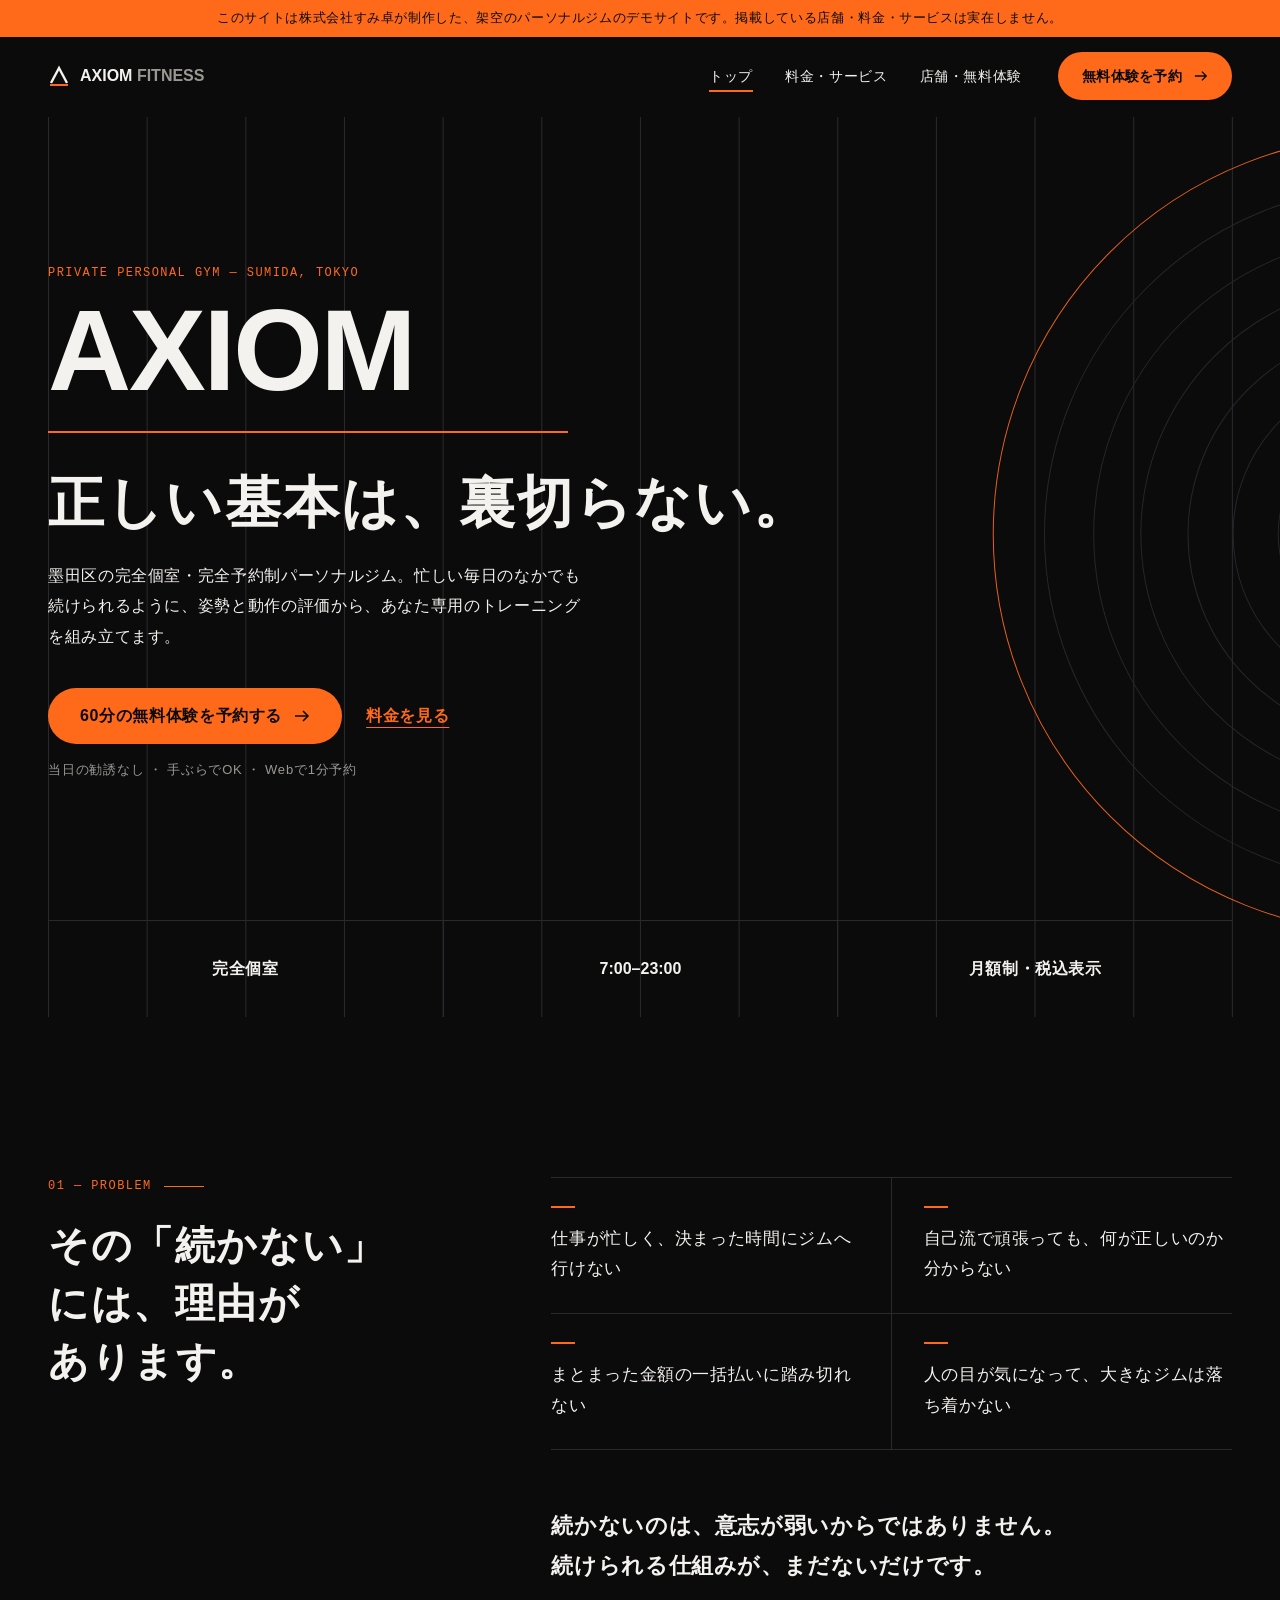
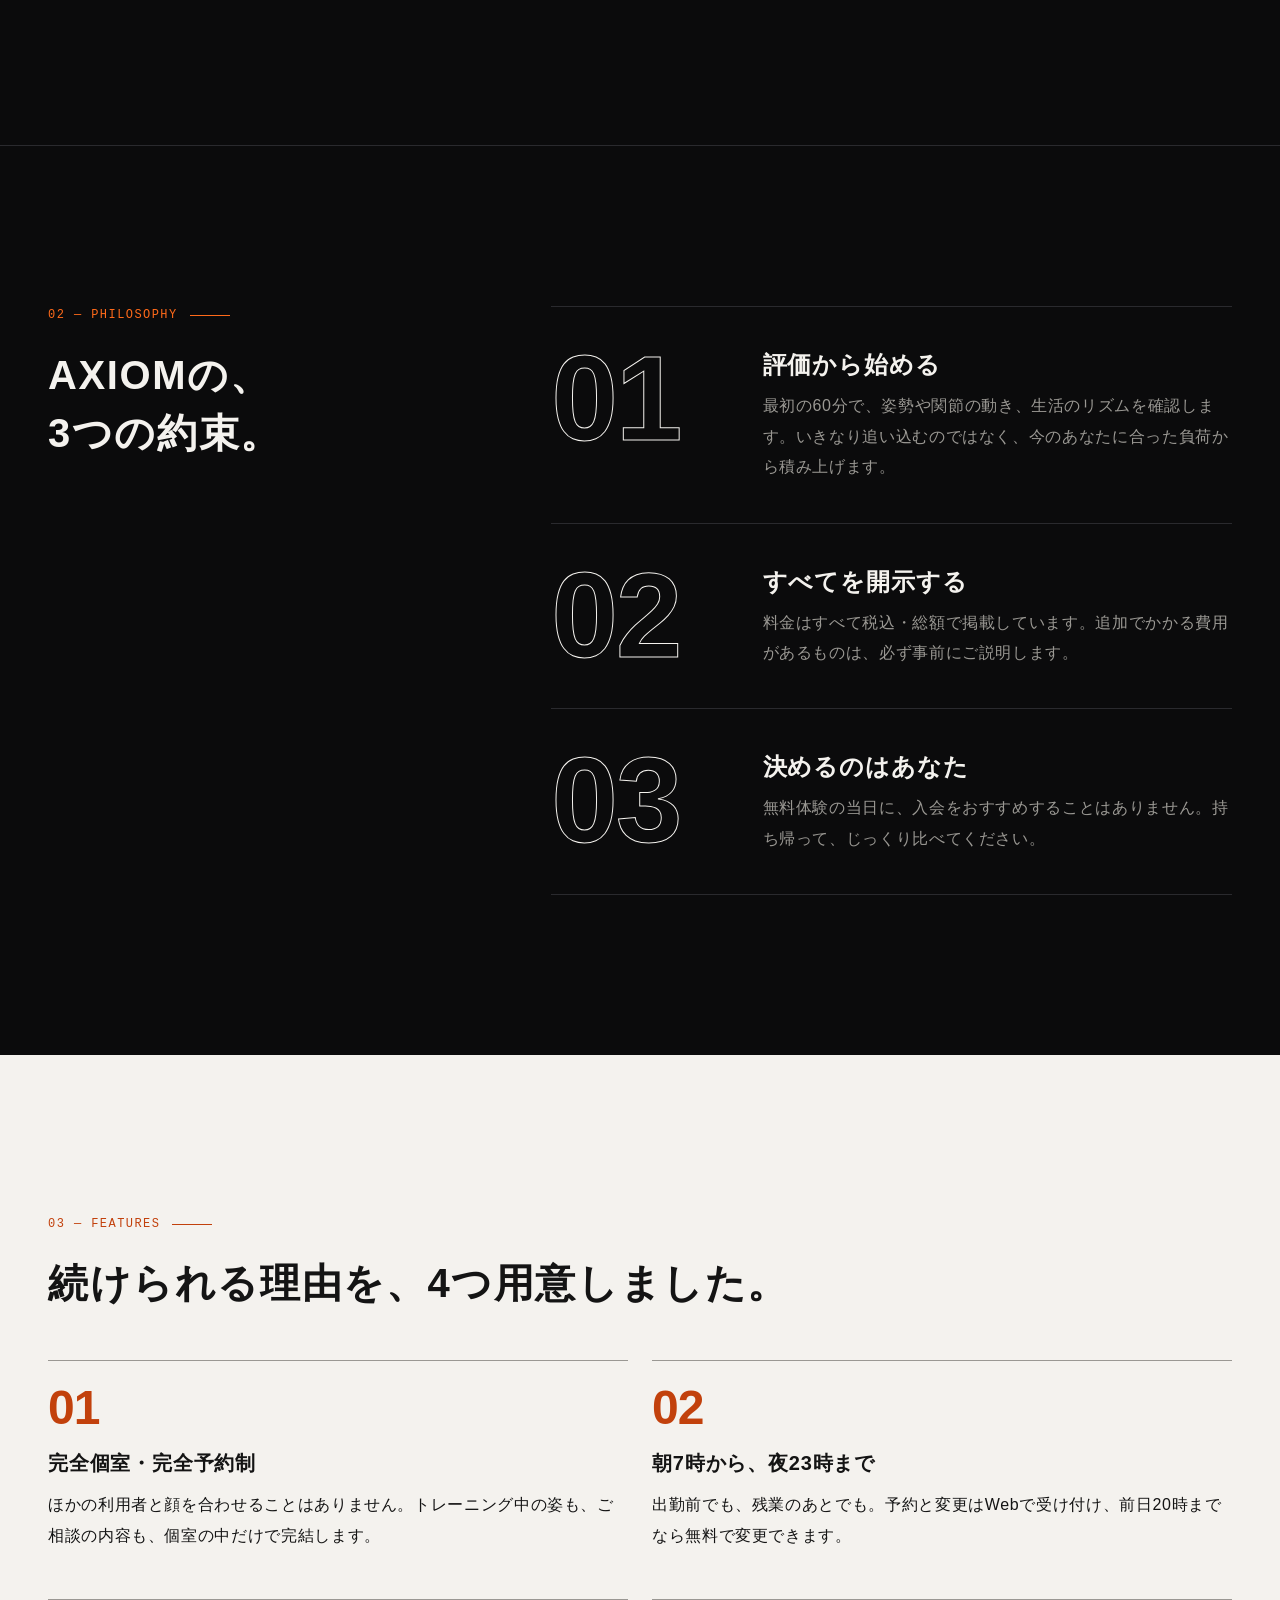
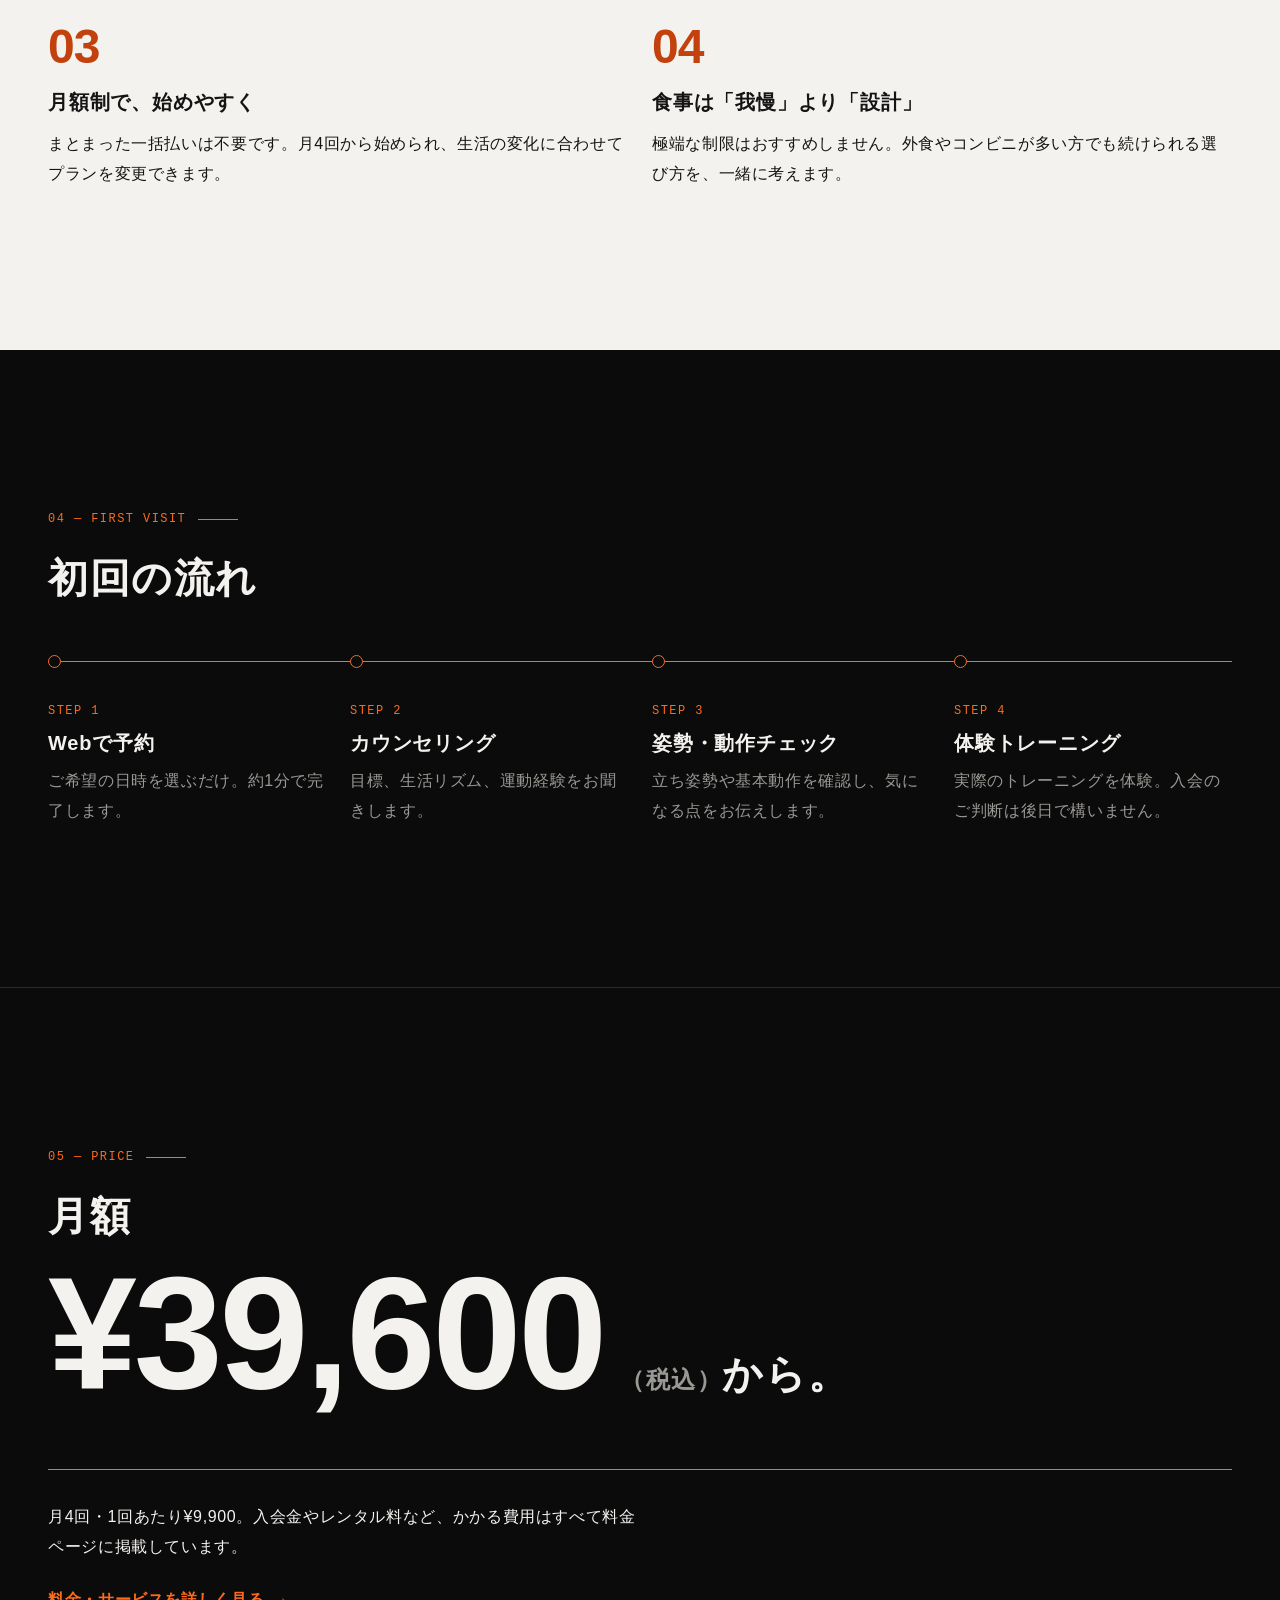
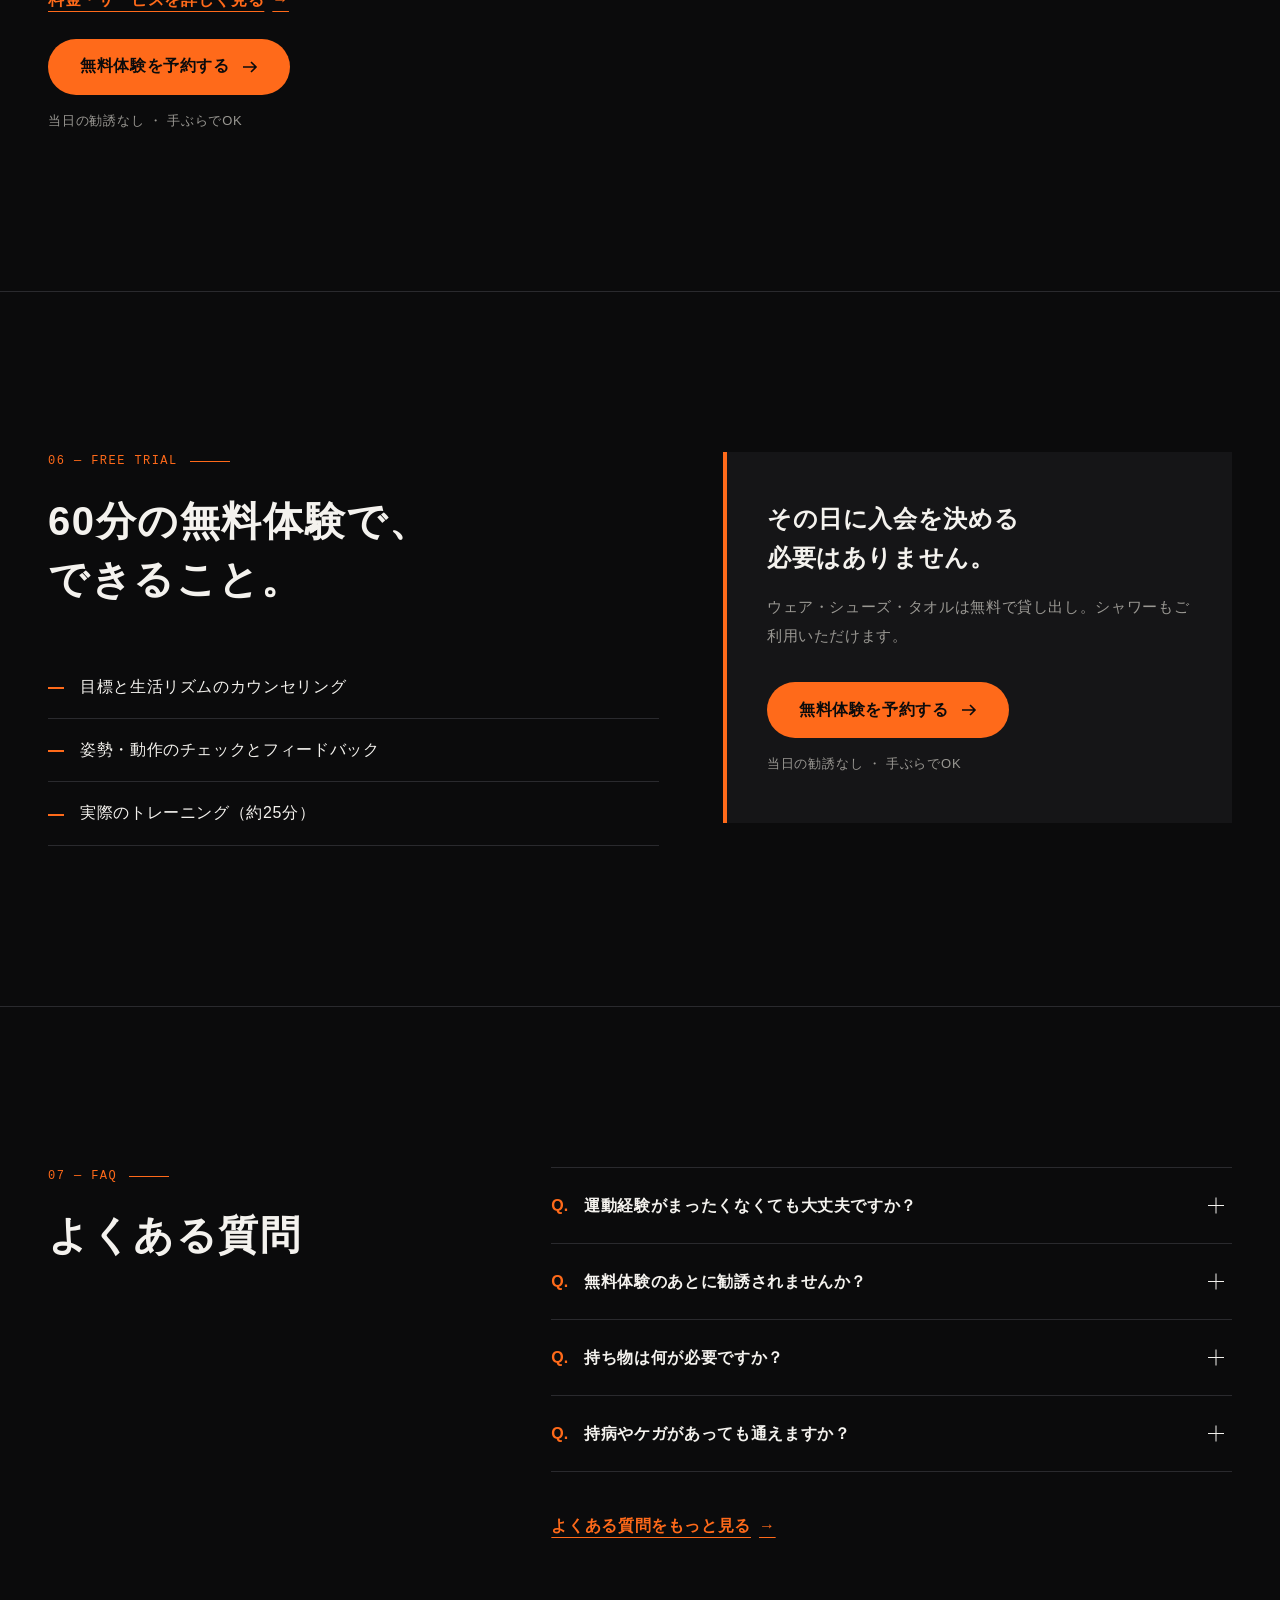
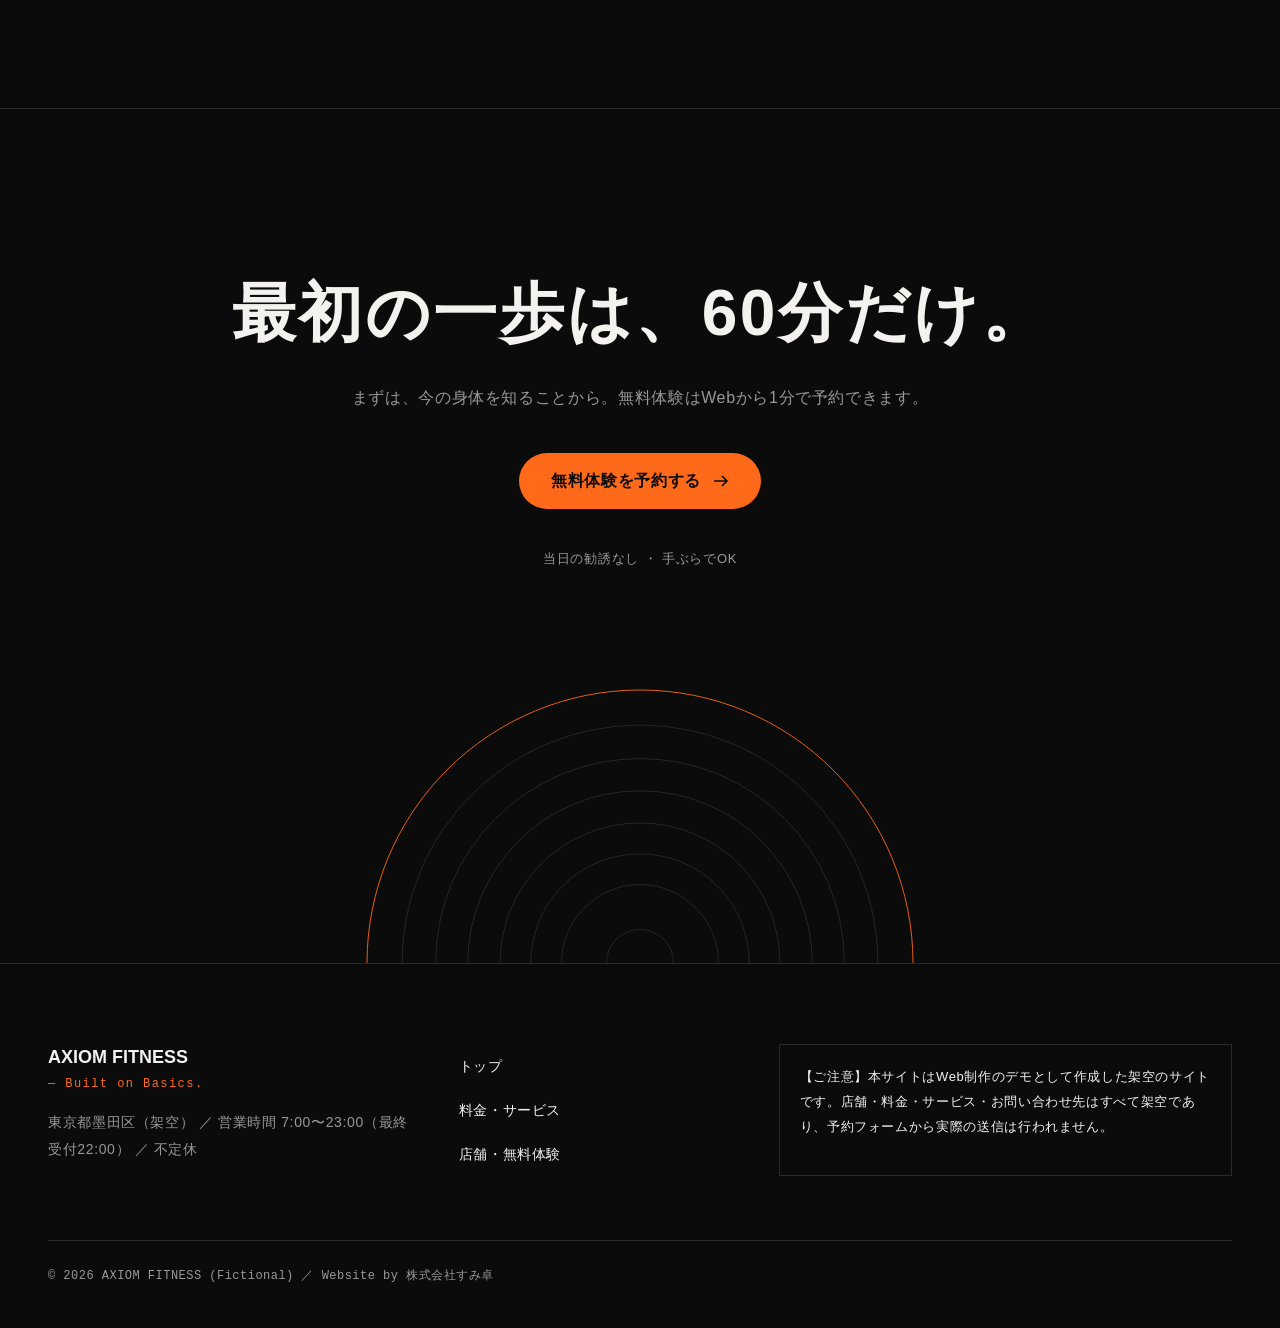
<file: index.html>
<!DOCTYPE html>
<html lang="ja">
<head>
  <meta charset="utf-8">
  <meta name="viewport" content="width=device-width, initial-scale=1, viewport-fit=cover">
  <!-- CSP：インラインのスクリプトはハッシュで許可（中身を変えたらハッシュも更新。README参照） -->
  <meta http-equiv="Content-Security-Policy" content="default-src 'self'; script-src 'self' 'sha256-WZRJfWvsnNCPcxzZwvyhovnZGqhZaC+8gPGPRbx6wTk='; style-src 'self' https://fonts.googleapis.com 'unsafe-inline'; font-src https://fonts.gstatic.com; img-src 'self' data:; connect-src 'self'; object-src 'none'; base-uri 'none'; form-action 'none'">
  <title>AXIOM FITNESS｜墨田区の完全個室パーソナルジム【架空デモ】</title>
  <meta name="description" content="墨田区の完全個室・完全予約制パーソナルジム。7:00〜23:00営業、月額制で税込料金を全開示。60分の無料体験はWebから予約できます。※架空のデモサイトです。">
  <!-- 架空のデモサイトのため、検索エンジンには載せない（実案件では削除） -->
  <meta name="robots" content="noindex, nofollow">
  <link rel="canonical" href="https://takuminurufff-collab.github.io/axiom-fitness/">
  <meta name="theme-color" content="#0B0B0C">
  <meta property="og:title" content="AXIOM FITNESS｜墨田区の完全個室パーソナルジム【架空デモ】">
  <meta property="og:description" content="墨田区の完全個室・完全予約制パーソナルジム。7:00〜23:00営業、月額制で税込料金を全開示。60分の無料体験はWebから予約できます。※架空のデモサイトです。">
  <meta property="og:type" content="website">
  <meta property="og:url" content="https://takuminurufff-collab.github.io/axiom-fitness/">
  <meta property="og:locale" content="ja_JP">
  <meta property="og:site_name" content="AXIOM FITNESS【架空デモ】">
  <meta property="og:image" content="https://takuminurufff-collab.github.io/axiom-fitness/assets/img/ogp.png">
  <meta property="og:image:width" content="1200">
  <meta property="og:image:height" content="630">
  <meta name="twitter:card" content="summary_large_image">
  <link rel="icon" href="assets/img/favicon.svg" type="image/svg+xml">
  <link rel="icon" href="assets/img/favicon-32.png" sizes="32x32" type="image/png">
  <link rel="preconnect" href="https://fonts.googleapis.com">
  <link rel="preconnect" href="https://fonts.gstatic.com" crossorigin>
  <!-- Webフォント：初回描画の後に main.js で適用する（フォントの取得で最初の描画を待たせないため。display=swap） -->
  <link rel="stylesheet" href="https://fonts.googleapis.com/css2?family=Archivo:wdth,wght@125,700&amp;family=IBM+Plex+Mono:wght@500&amp;display=swap" media="print" data-font-css>
  <!-- 和文フォントはサイトで使う文字だけを読み込む（文言を変えたら tools/update-font-subset.mjs を実行） -->
  <link rel="stylesheet" href="https://fonts.googleapis.com/css2?family=Zen+Kaku+Gothic+New:wght@400;500;700&amp;display=swap&amp;text=%22%23%24%26()%2B%2C-.%2F0123456789%3A%3DABCDEFGHIKLMNOPQRSTUVWXYZ%5B%5D_abcdefghiklmnopqrstuvwxy%7B%7D%C2%A5%C2%A9%E2%80%93%E2%80%94%E2%80%BB%E2%86%92%E2%86%93%E3%80%81%E3%80%82%E3%80%8C%E3%80%8D%E3%80%90%E3%80%91%E3%80%9C%E3%81%82%E3%81%84%E3%81%86%E3%81%88%E3%81%8A%E3%81%8B%E3%81%8C%E3%81%8D%E3%81%8F%E3%81%91%E3%81%92%E3%81%93%E3%81%94%E3%81%95%E3%81%97%E3%81%98%E3%81%99%E3%81%9A%E3%81%9B%E3%81%9D%E3%81%9F%E3%81%A0%E3%81%A1%E3%81%A3%E3%81%A4%E3%81%A5%E3%81%A6%E3%81%A7%E3%81%A8%E3%81%A9%E3%81%AA%E3%81%AB%E3%81%AE%E3%81%AF%E3%81%B0%E3%81%B2%E3%81%B3%E3%81%B6%E3%81%B8%E3%81%B9%E3%81%BB%E3%81%BC%E3%81%BE%E3%81%BF%E3%82%80%E3%82%81%E3%82%82%E3%82%84%E3%82%88%E3%82%89%E3%82%8A%E3%82%8B%E3%82%8C%E3%82%8F%E3%82%92%E3%82%93%E3%82%A2%E3%82%A3%E3%82%A4%E3%82%A6%E3%82%A7%E3%82%A8%E3%82%A9%E3%82%AA%E3%82%AB%E3%82%AC%E3%82%AD%E3%82%AF%E3%82%B0%E3%82%B1%E3%82%B3%E3%82%B5%E3%82%B7%E3%82%B8%E3%82%B9%E3%82%BA%E3%82%BB%E3%82%BD%E3%82%BF%E3%83%80%E3%83%81%E3%83%83%E3%83%86%E3%83%87%E3%83%88%E3%83%89%E3%83%8A%E3%83%8B%E3%83%8F%E3%83%90%E3%83%91%E3%83%93%E3%83%95%E3%83%97%E3%83%9A%E3%83%9B%E3%83%9C%E3%83%9D%E3%83%9F%E3%83%A0%E3%83%A1%E3%83%A2%E3%83%A3%E3%83%A4%E3%83%A5%E3%83%A7%E3%83%A9%E3%83%AA%E3%83%AB%E3%83%AC%E3%83%AF%E3%83%B3%E3%83%BB%E3%83%BC%E4%B8%80%E4%B8%88%E4%B8%89%E4%B8%8A%E4%B8%8D%E4%B8%AD%E4%BA%86%E4%BA%88%E4%BA%8B%E4%BA%AC%E4%BA%BA%E4%BB%8A%E4%BB%95%E4%BB%96%E4%BB%98%E4%BB%A3%E4%BB%A5%E4%BB%B6%E4%BB%BB%E4%BC%91%E4%BC%9A%E4%BC%9D%E4%BC%BA%E4%BD%93%E4%BD%95%E4%BD%9C%E4%BD%BF%E4%BE%9B%E4%BE%A1%E4%BF%9D%E4%BF%A1%E5%80%8B%E5%82%99%E5%84%AA%E5%85%88%E5%85%A5%E5%85%A8%E5%85%B1%E5%85%B7%E5%86%85%E5%87%BA%E5%88%86%E5%88%87%E5%88%9D%E5%88%A4%E5%88%A5%E5%88%A9%E5%88%B6%E5%88%BB%E5%89%8D%E5%8A%9B%E5%8A%A0%E5%8B%95%E5%8B%A2%E5%8B%A4%E5%8B%A7%E5%8C%96%E5%8C%BA%E5%8C%BB%E5%8D%93%E5%8D%98%E5%8F%82%E5%8F%8D%E5%8F%8E%E5%8F%96%E5%8F%97%E5%8F%A3%E5%8F%AF%E5%8F%B7%E5%90%88%E5%90%8C%E5%90%8D%E5%90%91%E5%90%AB%E5%95%8F%E5%96%84%E5%96%B6%E5%9B%9E%E5%9B%B3%E5%9C%9F%E5%9C%A8%E5%9C%B0%E5%9F%BA%E5%A0%B1%E5%A0%B4%E5%A2%A8%E5%A4%89%E5%A4%96%E5%A4%9A%E5%A4%9C%E5%A4%A7%E5%A4%AB%E5%A5%91%E5%A7%8B%E5%A7%BF%E5%AD%97%E5%AD%98%E5%AE%89%E5%AE%8C%E5%AE%9A%E5%AE%9F%E5%AE%A2%E5%AE%A4%E5%AE%B9%E5%AF%BE%E5%B0%82%E5%B0%91%E5%B7%B1%E5%B8%8C%E5%B8%AB%E5%B8%AF%E5%B8%B0%E5%B9%B4%E5%BA%97%E5%BA%A6%E5%BA%A7%E5%BC%8F%E5%BC%B1%E5%BC%B5%E5%BD%93%E5%BD%A2%E5%BE%8C%E5%BF%85%E5%BF%97%E5%BF%99%E5%BF%9C%E6%80%A7%E6%83%85%E6%84%8F%E6%84%9F%E6%85%8B%E6%85%A2%E6%85%A3%E6%85%AE%E6%88%90%E6%88%91%E6%88%BB%E6%89%80%E6%89%8B%E6%89%95%E6%89%B1%E6%8A%9E%E6%8B%AC%E6%8C%81%E6%8C%87%E6%8C%AF%E6%8E%B2%E6%8F%90%E6%94%AF%E6%94%B9%E6%95%B0%E6%95%B4%E6%96%87%E6%96%99%E6%96%AD%E6%96%B9%E6%97%A5%E6%98%8E%E6%98%A0%E6%99%82%E6%9B%B4%E6%9B%B8%E6%9B%BF%E6%9C%80%E6%9C%88%E6%9C%89%E6%9C%8D%E6%9C%9B%E6%9C%9D%E6%9C%9F%E6%9C%A8%E6%9C%AA%E6%9C%AB%E6%9C%AC%E6%9D%9F%E6%9D%A1%E6%9D%A5%E6%9D%B1%E6%9E%B6%E6%A0%AA%E6%A0%BC%E6%A1%88%E6%A4%9C%E6%A5%AD%E6%A5%B5%E6%A7%8B%E6%A7%98%E6%A8%99%E6%AC%84%E6%AC%A1%E6%AD%A3%E6%AD%A9%E6%AD%B3%E6%AE%8B%E6%AF%8E%E6%AF%94%E6%B0%97%E6%B0%B4%E6%B1%BA%E6%B3%81%E6%B3%95%E6%B3%A8%E6%B4%BB%E6%B5%81%E6%BA%80%E7%81%AB%E7%82%B9%E7%84%A1%E7%89%A9%E7%8A%B6%E7%90%86%E7%94%9F%E7%94%A8%E7%94%B0%E7%94%B1%E7%94%B3%E7%94%BB%E7%95%AA%E7%96%B2%E7%97%85%E7%97%9B%E7%99%BA%E7%9A%84%E7%9B%AE%E7%9B%B4%E7%9B%B8%E7%9C%A0%E7%9D%80%E7%9D%A1%E7%9F%A5%E7%A2%BA%E7%A4%BA%E7%A4%BE%E7%A8%8E%E7%A8%AE%E7%A9%8D%E7%A9%BA%E7%AB%8B%E7%AB%AF%E7%AC%AC%E7%AD%89%E7%AD%94%E7%AF%80%E7%B4%84%E7%B4%B0%E7%B5%82%E7%B5%84%E7%B5%8C%E7%B5%90%E7%B5%A1%E7%B6%99%E7%B6%9A%E7%B7%8F%E7%B7%92%E7%B9%B0%E7%BF%8C%E7%BF%92%E8%80%83%E8%80%85%E8%81%9E%E8%87%AA%E8%88%97%E8%89%AF%E8%8D%B7%E8%90%BD%E8%A1%8C%E8%A1%A3%E8%A1%A8%E8%A3%85%E8%A3%8F%E8%A4%87%E8%A6%81%E8%A6%8B%E8%A7%92%E8%A7%A3%E8%A8%88%E8%A8%8E%E8%A8%98%E8%A8%AD%E8%A8%B3%E8%A9%95%E8%A9%A6%E8%A9%B1%E8%A9%B3%E8%AA%8D%E8%AA%98%E8%AA%AC%E8%AA%BF%E8%AB%87%E8%AD%B7%E8%B2%A0%E8%B2%B8%E8%B2%BB%E8%B3%AA%E8%B6%8A%E8%B8%8F%E8%BA%AB%E8%BB%8A%E8%BC%89%E8%BE%BC%E8%BF%91%E8%BF%94%E8%BF%BD%E9%80%81%E9%80%94%E9%80%9A%E9%80%A3%E9%80%B1%E9%80%B2%E9%81%8B%E9%81%95%E9%81%A0%E9%81%B8%E9%83%BD%E9%87%8D%E9%87%8F%E9%87%91%E9%8C%B2%E9%95%B7%E9%96%8B%E9%96%93%E9%96%A2%E9%99%8D%E9%99%90%E9%99%A2%E9%9A%9B%E9%9A%A3%E9%9B%A3%E9%9B%BB%E9%9D%A2%E9%A0%85%E9%A0%88%E9%A0%91%E9%A0%98%E9%A0%AD%E9%A1%8D%E9%A1%94%E9%A3%9F%E9%A3%B2%E9%A7%90%E9%A8%93%EF%BC%88%EF%BC%89%EF%BC%8B%EF%BC%8F%EF%BC%9F%EF%BD%9C" media="print" data-font-css>
  <noscript>
    <link rel="stylesheet" href="https://fonts.googleapis.com/css2?family=Archivo:wdth,wght@125,700&amp;family=IBM+Plex+Mono:wght@500&amp;display=swap">
    <link rel="stylesheet" href="https://fonts.googleapis.com/css2?family=Zen+Kaku+Gothic+New:wght@400;500;700&amp;display=swap&amp;text=%22%23%24%26()%2B%2C-.%2F0123456789%3A%3DABCDEFGHIKLMNOPQRSTUVWXYZ%5B%5D_abcdefghiklmnopqrstuvwxy%7B%7D%C2%A5%C2%A9%E2%80%93%E2%80%94%E2%80%BB%E2%86%92%E2%86%93%E3%80%81%E3%80%82%E3%80%8C%E3%80%8D%E3%80%90%E3%80%91%E3%80%9C%E3%81%82%E3%81%84%E3%81%86%E3%81%88%E3%81%8A%E3%81%8B%E3%81%8C%E3%81%8D%E3%81%8F%E3%81%91%E3%81%92%E3%81%93%E3%81%94%E3%81%95%E3%81%97%E3%81%98%E3%81%99%E3%81%9A%E3%81%9B%E3%81%9D%E3%81%9F%E3%81%A0%E3%81%A1%E3%81%A3%E3%81%A4%E3%81%A5%E3%81%A6%E3%81%A7%E3%81%A8%E3%81%A9%E3%81%AA%E3%81%AB%E3%81%AE%E3%81%AF%E3%81%B0%E3%81%B2%E3%81%B3%E3%81%B6%E3%81%B8%E3%81%B9%E3%81%BB%E3%81%BC%E3%81%BE%E3%81%BF%E3%82%80%E3%82%81%E3%82%82%E3%82%84%E3%82%88%E3%82%89%E3%82%8A%E3%82%8B%E3%82%8C%E3%82%8F%E3%82%92%E3%82%93%E3%82%A2%E3%82%A3%E3%82%A4%E3%82%A6%E3%82%A7%E3%82%A8%E3%82%A9%E3%82%AA%E3%82%AB%E3%82%AC%E3%82%AD%E3%82%AF%E3%82%B0%E3%82%B1%E3%82%B3%E3%82%B5%E3%82%B7%E3%82%B8%E3%82%B9%E3%82%BA%E3%82%BB%E3%82%BD%E3%82%BF%E3%83%80%E3%83%81%E3%83%83%E3%83%86%E3%83%87%E3%83%88%E3%83%89%E3%83%8A%E3%83%8B%E3%83%8F%E3%83%90%E3%83%91%E3%83%93%E3%83%95%E3%83%97%E3%83%9A%E3%83%9B%E3%83%9C%E3%83%9D%E3%83%9F%E3%83%A0%E3%83%A1%E3%83%A2%E3%83%A3%E3%83%A4%E3%83%A5%E3%83%A7%E3%83%A9%E3%83%AA%E3%83%AB%E3%83%AC%E3%83%AF%E3%83%B3%E3%83%BB%E3%83%BC%E4%B8%80%E4%B8%88%E4%B8%89%E4%B8%8A%E4%B8%8D%E4%B8%AD%E4%BA%86%E4%BA%88%E4%BA%8B%E4%BA%AC%E4%BA%BA%E4%BB%8A%E4%BB%95%E4%BB%96%E4%BB%98%E4%BB%A3%E4%BB%A5%E4%BB%B6%E4%BB%BB%E4%BC%91%E4%BC%9A%E4%BC%9D%E4%BC%BA%E4%BD%93%E4%BD%95%E4%BD%9C%E4%BD%BF%E4%BE%9B%E4%BE%A1%E4%BF%9D%E4%BF%A1%E5%80%8B%E5%82%99%E5%84%AA%E5%85%88%E5%85%A5%E5%85%A8%E5%85%B1%E5%85%B7%E5%86%85%E5%87%BA%E5%88%86%E5%88%87%E5%88%9D%E5%88%A4%E5%88%A5%E5%88%A9%E5%88%B6%E5%88%BB%E5%89%8D%E5%8A%9B%E5%8A%A0%E5%8B%95%E5%8B%A2%E5%8B%A4%E5%8B%A7%E5%8C%96%E5%8C%BA%E5%8C%BB%E5%8D%93%E5%8D%98%E5%8F%82%E5%8F%8D%E5%8F%8E%E5%8F%96%E5%8F%97%E5%8F%A3%E5%8F%AF%E5%8F%B7%E5%90%88%E5%90%8C%E5%90%8D%E5%90%91%E5%90%AB%E5%95%8F%E5%96%84%E5%96%B6%E5%9B%9E%E5%9B%B3%E5%9C%9F%E5%9C%A8%E5%9C%B0%E5%9F%BA%E5%A0%B1%E5%A0%B4%E5%A2%A8%E5%A4%89%E5%A4%96%E5%A4%9A%E5%A4%9C%E5%A4%A7%E5%A4%AB%E5%A5%91%E5%A7%8B%E5%A7%BF%E5%AD%97%E5%AD%98%E5%AE%89%E5%AE%8C%E5%AE%9A%E5%AE%9F%E5%AE%A2%E5%AE%A4%E5%AE%B9%E5%AF%BE%E5%B0%82%E5%B0%91%E5%B7%B1%E5%B8%8C%E5%B8%AB%E5%B8%AF%E5%B8%B0%E5%B9%B4%E5%BA%97%E5%BA%A6%E5%BA%A7%E5%BC%8F%E5%BC%B1%E5%BC%B5%E5%BD%93%E5%BD%A2%E5%BE%8C%E5%BF%85%E5%BF%97%E5%BF%99%E5%BF%9C%E6%80%A7%E6%83%85%E6%84%8F%E6%84%9F%E6%85%8B%E6%85%A2%E6%85%A3%E6%85%AE%E6%88%90%E6%88%91%E6%88%BB%E6%89%80%E6%89%8B%E6%89%95%E6%89%B1%E6%8A%9E%E6%8B%AC%E6%8C%81%E6%8C%87%E6%8C%AF%E6%8E%B2%E6%8F%90%E6%94%AF%E6%94%B9%E6%95%B0%E6%95%B4%E6%96%87%E6%96%99%E6%96%AD%E6%96%B9%E6%97%A5%E6%98%8E%E6%98%A0%E6%99%82%E6%9B%B4%E6%9B%B8%E6%9B%BF%E6%9C%80%E6%9C%88%E6%9C%89%E6%9C%8D%E6%9C%9B%E6%9C%9D%E6%9C%9F%E6%9C%A8%E6%9C%AA%E6%9C%AB%E6%9C%AC%E6%9D%9F%E6%9D%A1%E6%9D%A5%E6%9D%B1%E6%9E%B6%E6%A0%AA%E6%A0%BC%E6%A1%88%E6%A4%9C%E6%A5%AD%E6%A5%B5%E6%A7%8B%E6%A7%98%E6%A8%99%E6%AC%84%E6%AC%A1%E6%AD%A3%E6%AD%A9%E6%AD%B3%E6%AE%8B%E6%AF%8E%E6%AF%94%E6%B0%97%E6%B0%B4%E6%B1%BA%E6%B3%81%E6%B3%95%E6%B3%A8%E6%B4%BB%E6%B5%81%E6%BA%80%E7%81%AB%E7%82%B9%E7%84%A1%E7%89%A9%E7%8A%B6%E7%90%86%E7%94%9F%E7%94%A8%E7%94%B0%E7%94%B1%E7%94%B3%E7%94%BB%E7%95%AA%E7%96%B2%E7%97%85%E7%97%9B%E7%99%BA%E7%9A%84%E7%9B%AE%E7%9B%B4%E7%9B%B8%E7%9C%A0%E7%9D%80%E7%9D%A1%E7%9F%A5%E7%A2%BA%E7%A4%BA%E7%A4%BE%E7%A8%8E%E7%A8%AE%E7%A9%8D%E7%A9%BA%E7%AB%8B%E7%AB%AF%E7%AC%AC%E7%AD%89%E7%AD%94%E7%AF%80%E7%B4%84%E7%B4%B0%E7%B5%82%E7%B5%84%E7%B5%8C%E7%B5%90%E7%B5%A1%E7%B6%99%E7%B6%9A%E7%B7%8F%E7%B7%92%E7%B9%B0%E7%BF%8C%E7%BF%92%E8%80%83%E8%80%85%E8%81%9E%E8%87%AA%E8%88%97%E8%89%AF%E8%8D%B7%E8%90%BD%E8%A1%8C%E8%A1%A3%E8%A1%A8%E8%A3%85%E8%A3%8F%E8%A4%87%E8%A6%81%E8%A6%8B%E8%A7%92%E8%A7%A3%E8%A8%88%E8%A8%8E%E8%A8%98%E8%A8%AD%E8%A8%B3%E8%A9%95%E8%A9%A6%E8%A9%B1%E8%A9%B3%E8%AA%8D%E8%AA%98%E8%AA%AC%E8%AA%BF%E8%AB%87%E8%AD%B7%E8%B2%A0%E8%B2%B8%E8%B2%BB%E8%B3%AA%E8%B6%8A%E8%B8%8F%E8%BA%AB%E8%BB%8A%E8%BC%89%E8%BE%BC%E8%BF%91%E8%BF%94%E8%BF%BD%E9%80%81%E9%80%94%E9%80%9A%E9%80%A3%E9%80%B1%E9%80%B2%E9%81%8B%E9%81%95%E9%81%A0%E9%81%B8%E9%83%BD%E9%87%8D%E9%87%8F%E9%87%91%E9%8C%B2%E9%95%B7%E9%96%8B%E9%96%93%E9%96%A2%E9%99%8D%E9%99%90%E9%99%A2%E9%9A%9B%E9%9A%A3%E9%9B%A3%E9%9B%BB%E9%9D%A2%E9%A0%85%E9%A0%88%E9%A0%91%E9%A0%98%E9%A0%AD%E9%A1%8D%E9%A1%94%E9%A3%9F%E9%A3%B2%E9%A7%90%E9%A8%93%EF%BC%88%EF%BC%89%EF%BC%8B%EF%BC%8F%EF%BC%9F%EF%BD%9C">
  </noscript>
  <link rel="stylesheet" href="assets/css/tokens.css">
  <link rel="stylesheet" href="assets/css/base.css">
  <link rel="stylesheet" href="assets/css/components.css">
  <link rel="stylesheet" href="assets/css/pages.css">
  <script>document.documentElement.classList.add("js");</script>
  <script src="assets/js/main.js" defer></script>
</head>
<body class="page-top has-sticky-cta" data-sticky="after-hero">
  <a class="skip-link" href="#main">本文へスキップ</a>

  <div class="notice" role="note">
    <p>このサイトは株式会社すみ卓が制作した、架空のパーソナルジムのデモサイトです。掲載している店舗・料金・サービスは実在しません。</p>
  </div>

  <header class="site-header">
    <div class="container header-inner">
      <a class="logo" href="index.html">
        <svg class="logo__mark" viewBox="0 0 22 22" width="22" height="22" aria-hidden="true" focusable="false"><path d="M3 18 11 3l8 15" fill="none" stroke="currentColor" stroke-width="2.4"/><rect x="2" y="19" width="18" height="2" fill="#FF6A1A"/></svg>
        <span class="logo__text">AXIOM <span>FITNESS</span></span>
      </a>
      <nav class="global-nav" id="global-nav" aria-label="グローバルナビゲーション">
        <ul>
          <li><a href="index.html" aria-current="page">トップ</a></li>
          <li><a href="service.html">料金・サービス</a></li>
          <li><a href="reserve.html">店舗・無料体験</a></li>
        </ul>
      </nav>
      <a class="btn btn--primary btn--sm header-cta" href="reserve.html#form" data-cta="header">無料体験を予約<svg class="btn__arrow" viewBox="0 0 16 16" width="16" height="16" aria-hidden="true" focusable="false"><path d="M1 8h13M9 3l5 5-5 5" fill="none" stroke="currentColor" stroke-width="1.6"/></svg></a>
      <button class="menu-toggle" type="button" aria-expanded="false" aria-controls="global-nav">
        <span class="menu-toggle__bars" aria-hidden="true"></span>
        <span class="visually-hidden" data-menu-label>メニューを開く</span>
      </button>
    </div>
  </header>

  <main id="main" tabindex="-1">
    <!-- HERO -->
    <section class="hero" aria-labelledby="hero-title">
      <div class="grid-bg" aria-hidden="true"></div>
      <img class="hero__plate" src="assets/img/plate.svg" width="800" height="800" alt="" aria-hidden="true">
      <div class="container hero__body">
        <p class="hero__label">PRIVATE PERSONAL GYM — SUMIDA, TOKYO</p>
        <p class="hero__display"><span class="visually-hidden">AXIOM</span><span class="hero__letters" aria-hidden="true"><span style="--i:0">A</span><span style="--i:1">X</span><span style="--i:2">I</span><span style="--i:3">O</span><span style="--i:4">M</span></span></p>
        <span class="hero__rule" aria-hidden="true"></span>
        <h1 id="hero-title"><span class="ib">正しい基本は、</span><span class="ib">裏切らない。</span></h1>
        <p class="hero__lead">墨田区の完全個室・完全予約制パーソナルジム。忙しい毎日のなかでも続けられるように、姿勢と動作の評価から、あなた専用のトレーニングを組み立てます。</p>
        <div class="cta">
          <div class="cta__row">
            <a class="btn btn--primary" href="reserve.html#form" data-cta="hero">60分の無料体験を予約する<svg class="btn__arrow" viewBox="0 0 16 16" width="16" height="16" aria-hidden="true" focusable="false"><path d="M1 8h13M9 3l5 5-5 5" fill="none" stroke="currentColor" stroke-width="1.6"/></svg></a>
            <a class="text-link" href="service.html" data-cta="hero-price">料金を見る</a>
          </div>
          <p class="cta__assure">当日の勧誘なし ・ 手ぶらでOK ・ Webで1分予約</p>
        </div>
      </div>
      <div class="container">
        <ul class="hero__facts">
          <li>完全個室</li>
          <li><span class="en-num">7:00–23:00</span></li>
          <li><span><span class="ib">月額制・</span><span class="ib">税込表示</span></span></li>
        </ul>
      </div>
    </section>

    <!-- 01 PROBLEM -->
    <section class="section" aria-labelledby="problem-title">
      <div class="container split">
        <div class="split__head">
          <div class="sec-head" data-reveal>
            <p class="sec-num">01 — PROBLEM</p>
            <h2 id="problem-title">その「続かない」には、理由があります。</h2>
          </div>
        </div>
        <div class="split__body">
          <ul class="problem-grid" data-stagger>
            <li data-reveal>仕事が忙しく、決まった時間にジムへ行けない</li>
            <li data-reveal>自己流で頑張っても、何が正しいのか分からない</li>
            <li data-reveal>まとまった金額の一括払いに踏み切れない</li>
            <li data-reveal>人の目が気になって、大きなジムは落ち着かない</li>
          </ul>
          <p class="problem-close" data-reveal>続かないのは、意志が弱いからではありません。続けられる仕組みが、まだないだけです。</p>
        </div>
      </div>
    </section>

    <!-- 02 PHILOSOPHY -->
    <section class="section" aria-labelledby="philosophy-title">
      <div class="container split">
        <div class="split__head split__head--sticky">
          <div class="sec-head" data-reveal>
            <p class="sec-num">02 — PHILOSOPHY</p>
            <h2 id="philosophy-title">AXIOMの、3つの約束。</h2>
          </div>
        </div>
        <div class="split__body" data-stagger>
          <article class="promise" data-reveal>
            <span class="promise__num" aria-hidden="true">01</span>
            <h3>評価から始める</h3>
            <p>最初の60分で、姿勢や関節の動き、生活のリズムを確認します。いきなり追い込むのではなく、今のあなたに合った負荷から積み上げます。</p>
          </article>
          <article class="promise" data-reveal>
            <span class="promise__num" aria-hidden="true">02</span>
            <h3>すべてを開示する</h3>
            <p>料金はすべて税込・総額で掲載しています。追加でかかる費用があるものは、必ず事前にご説明します。</p>
          </article>
          <article class="promise" data-reveal>
            <span class="promise__num" aria-hidden="true">03</span>
            <h3>決めるのはあなた</h3>
            <p>無料体験の当日に、入会をおすすめすることはありません。持ち帰って、じっくり比べてください。</p>
          </article>
        </div>
      </div>
    </section>

    <!-- 03 FEATURES（ライトセクション） -->
    <section class="section section--light" aria-labelledby="features-title">
      <div class="container">
        <div class="sec-head" data-reveal>
          <p class="sec-num">03 — FEATURES</p>
          <h2 id="features-title"><span class="ib">続けられる理由を、</span><span class="ib">4つ用意しました。</span></h2>
        </div>
        <div class="card-grid card-grid--2" data-stagger>
          <article class="card-num" data-reveal>
            <span class="card-num__num" aria-hidden="true">01</span>
            <h3>完全個室・完全予約制</h3>
            <p>ほかの利用者と顔を合わせることはありません。トレーニング中の姿も、ご相談の内容も、個室の中だけで完結します。</p>
          </article>
          <article class="card-num" data-reveal>
            <span class="card-num__num" aria-hidden="true">02</span>
            <h3>朝7時から、夜23時まで</h3>
            <p>出勤前でも、残業のあとでも。予約と変更はWebで受け付け、前日20時までなら無料で変更できます。</p>
          </article>
          <article class="card-num" data-reveal>
            <span class="card-num__num" aria-hidden="true">03</span>
            <h3>月額制で、始めやすく</h3>
            <p>まとまった一括払いは不要です。月4回から始められ、生活の変化に合わせてプランを変更できます。</p>
          </article>
          <article class="card-num" data-reveal>
            <span class="card-num__num" aria-hidden="true">04</span>
            <h3>食事は「我慢」より「設計」</h3>
            <p>極端な制限はおすすめしません。外食やコンビニが多い方でも続けられる選び方を、一緒に考えます。</p>
          </article>
        </div>
      </div>
    </section>

    <!-- 04 FIRST VISIT -->
    <section class="section" aria-labelledby="flow-title">
      <div class="container">
        <div class="sec-head" data-reveal>
          <p class="sec-num">04 — FIRST VISIT</p>
          <h2 id="flow-title">初回の流れ</h2>
        </div>
        <ol class="steps" data-stagger>
          <li class="steps__item" data-reveal>
            <span class="steps__label">STEP 1</span>
            <h3>Webで予約</h3>
            <p>ご希望の日時を選ぶだけ。約1分で完了します。</p>
          </li>
          <li class="steps__item" data-reveal>
            <span class="steps__label">STEP 2</span>
            <h3>カウンセリング</h3>
            <p>目標、生活リズム、運動経験をお聞きします。</p>
          </li>
          <li class="steps__item" data-reveal>
            <span class="steps__label">STEP 3</span>
            <h3>姿勢・動作チェック</h3>
            <p>立ち姿勢や基本動作を確認し、気になる点をお伝えします。</p>
          </li>
          <li class="steps__item" data-reveal>
            <span class="steps__label">STEP 4</span>
            <h3>体験トレーニング</h3>
            <p>実際のトレーニングを体験。入会のご判断は後日で構いません。</p>
          </li>
        </ol>
      </div>
    </section>

    <!-- 05 PRICE -->
    <section class="section price-teaser" aria-labelledby="price-title">
      <div class="container">
        <div class="sec-head" data-reveal>
          <p class="sec-num">05 — PRICE</p>
          <h2 id="price-title" class="price-teaser__title"><span class="price-teaser__line">月額 </span><span class="price-teaser__big">¥39,600</span><span class="price-teaser__rest"><span class="price-teaser__tax">（税込）</span>から。</span></h2>
        </div>
        <span class="price-teaser__rule" data-reveal="line" aria-hidden="true"></span>
        <div class="cta" data-reveal>
          <p>月4回・1回あたり¥9,900。入会金やレンタル料など、かかる費用はすべて料金ページに掲載しています。</p>
          <a class="text-link" href="service.html" data-cta="price-teaser">料金・サービスを詳しく見る <span aria-hidden="true">→</span></a>
          <div class="cta">
            <a class="btn btn--primary" href="reserve.html#form" data-cta="price">無料体験を予約する<svg class="btn__arrow" viewBox="0 0 16 16" width="16" height="16" aria-hidden="true" focusable="false"><path d="M1 8h13M9 3l5 5-5 5" fill="none" stroke="currentColor" stroke-width="1.6"/></svg></a>
            <p class="cta__assure">当日の勧誘なし ・ 手ぶらでOK</p>
          </div>
        </div>
      </div>
    </section>

    <!-- 06 FREE TRIAL -->
    <section class="section" aria-labelledby="trial-title">
      <div class="container trial-grid">
        <div>
          <div class="sec-head" data-reveal>
            <p class="sec-num">06 — FREE TRIAL</p>
            <h2 id="trial-title"><span class="ib">60分の無料体験で、</span><span class="ib">できること。</span></h2>
          </div>
          <ul class="dash-list" data-stagger>
            <li data-reveal>目標と生活リズムのカウンセリング</li>
            <li data-reveal>姿勢・動作のチェックとフィードバック</li>
            <li data-reveal>実際のトレーニング（約25分）</li>
          </ul>
        </div>
        <div class="accent-box" data-reveal>
          <p class="trial-promise">その日に入会を決める必要はありません。</p>
          <p class="trial-supp">ウェア・シューズ・タオルは無料で貸し出し。シャワーもご利用いただけます。</p>
          <div class="cta">
            <a class="btn btn--primary" href="reserve.html#form" data-cta="trial">無料体験を予約する<svg class="btn__arrow" viewBox="0 0 16 16" width="16" height="16" aria-hidden="true" focusable="false"><path d="M1 8h13M9 3l5 5-5 5" fill="none" stroke="currentColor" stroke-width="1.6"/></svg></a>
            <p class="cta__assure">当日の勧誘なし ・ 手ぶらでOK</p>
          </div>
        </div>
      </div>
    </section>

    <!-- 07 FAQ -->
    <section class="section" aria-labelledby="faq-title">
      <div class="container split">
        <div class="split__head">
          <div class="sec-head" data-reveal>
            <p class="sec-num">07 — FAQ</p>
            <h2 id="faq-title">よくある質問</h2>
          </div>
        </div>
        <div class="split__body">
          <div class="faq" data-reveal>
            <details>
              <summary><span class="faq__q">Q.</span><span>運動経験がまったくなくても大丈夫ですか？</span></summary>
              <div class="faq__a"><span class="faq__q">A.</span><p>はい、大丈夫です。初回の評価をもとに、無理のない負荷から始めます。ご不安な点はカウンセリングでお聞かせください。</p></div>
            </details>
            <details>
              <summary><span class="faq__q">Q.</span><span>無料体験のあとに勧誘されませんか？</span></summary>
              <div class="faq__a"><span class="faq__q">A.</span><p>体験当日に入会をおすすめすることはありません。ご希望の方にだけ、プランの詳細をご案内します。</p></div>
            </details>
            <details>
              <summary><span class="faq__q">Q.</span><span>持ち物は何が必要ですか？</span></summary>
              <div class="faq__a"><span class="faq__q">A.</span><p>手ぶらでお越しいただけます。ウェア・シューズ・タオルは無料でお貸しします。飲み物だけご持参ください。</p></div>
            </details>
            <details>
              <summary><span class="faq__q">Q.</span><span>持病やケガがあっても通えますか？</span></summary>
              <div class="faq__a"><span class="faq__q">A.</span><p>通院中の方や痛みのある方は、事前に医師にご相談ください。カウンセリングで状況をお伺いし、対応が難しい場合は正直にお伝えします。</p></div>
            </details>
          </div>
          <p class="faq-more"><a class="text-link" href="service.html#faq">よくある質問をもっと見る <span aria-hidden="true">→</span></a></p>
        </div>
      </div>
    </section>

    <!-- FINAL CTA -->
    <section class="section final-cta" aria-labelledby="final-title">
      <img class="final-cta__plate" src="assets/img/plate.svg" width="800" height="800" alt="" aria-hidden="true" loading="lazy">
      <div class="container">
        <h2 id="final-title" data-reveal><span class="ib">最初の一歩は、</span><span class="ib">60分だけ。</span></h2>
        <p data-reveal>まずは、今の身体を知ることから。無料体験はWebから1分で予約できます。</p>
        <div class="cta cta--center" data-reveal>
          <a class="btn btn--primary" href="reserve.html#form" data-cta="final">無料体験を予約する<svg class="btn__arrow" viewBox="0 0 16 16" width="16" height="16" aria-hidden="true" focusable="false"><path d="M1 8h13M9 3l5 5-5 5" fill="none" stroke="currentColor" stroke-width="1.6"/></svg></a>
          <p class="cta__assure">当日の勧誘なし ・ 手ぶらでOK</p>
        </div>
      </div>
    </section>
  </main>

  <footer class="site-footer">
    <div class="container">
      <div class="footer-grid">
        <div class="footer-brand">
          <p class="footer-brand__name">AXIOM FITNESS <span>— Built on Basics.</span></p>
          <p class="footer-info">東京都墨田区（架空） ／ 営業時間 7:00〜23:00（最終受付22:00） ／ 不定休</p>
        </div>
        <nav class="footer-nav" aria-label="フッターナビゲーション">
          <ul>
            <li><a href="index.html" aria-current="page">トップ</a></li>
            <li><a href="service.html">料金・サービス</a></li>
            <li><a href="reserve.html">店舗・無料体験</a></li>
          </ul>
        </nav>
        <p class="footer-caution">【ご注意】本サイトはWeb制作のデモとして作成した架空のサイトです。店舗・料金・サービス・お問い合わせ先はすべて架空であり、予約フォームから実際の送信は行われません。</p>
      </div>
      <div class="footer-bottom">
        <p>© 2026 AXIOM FITNESS (Fictional) ／ Website by 株式会社すみ卓</p>
      </div>
    </div>
  </footer>

  <div class="sticky-cta is-hidden" data-sticky-cta>
    <a class="btn btn--primary" href="reserve.html#form" data-cta="sticky">60分無料体験を予約する <span aria-hidden="true">→</span></a>
  </div>
</body>
</html>
</file>
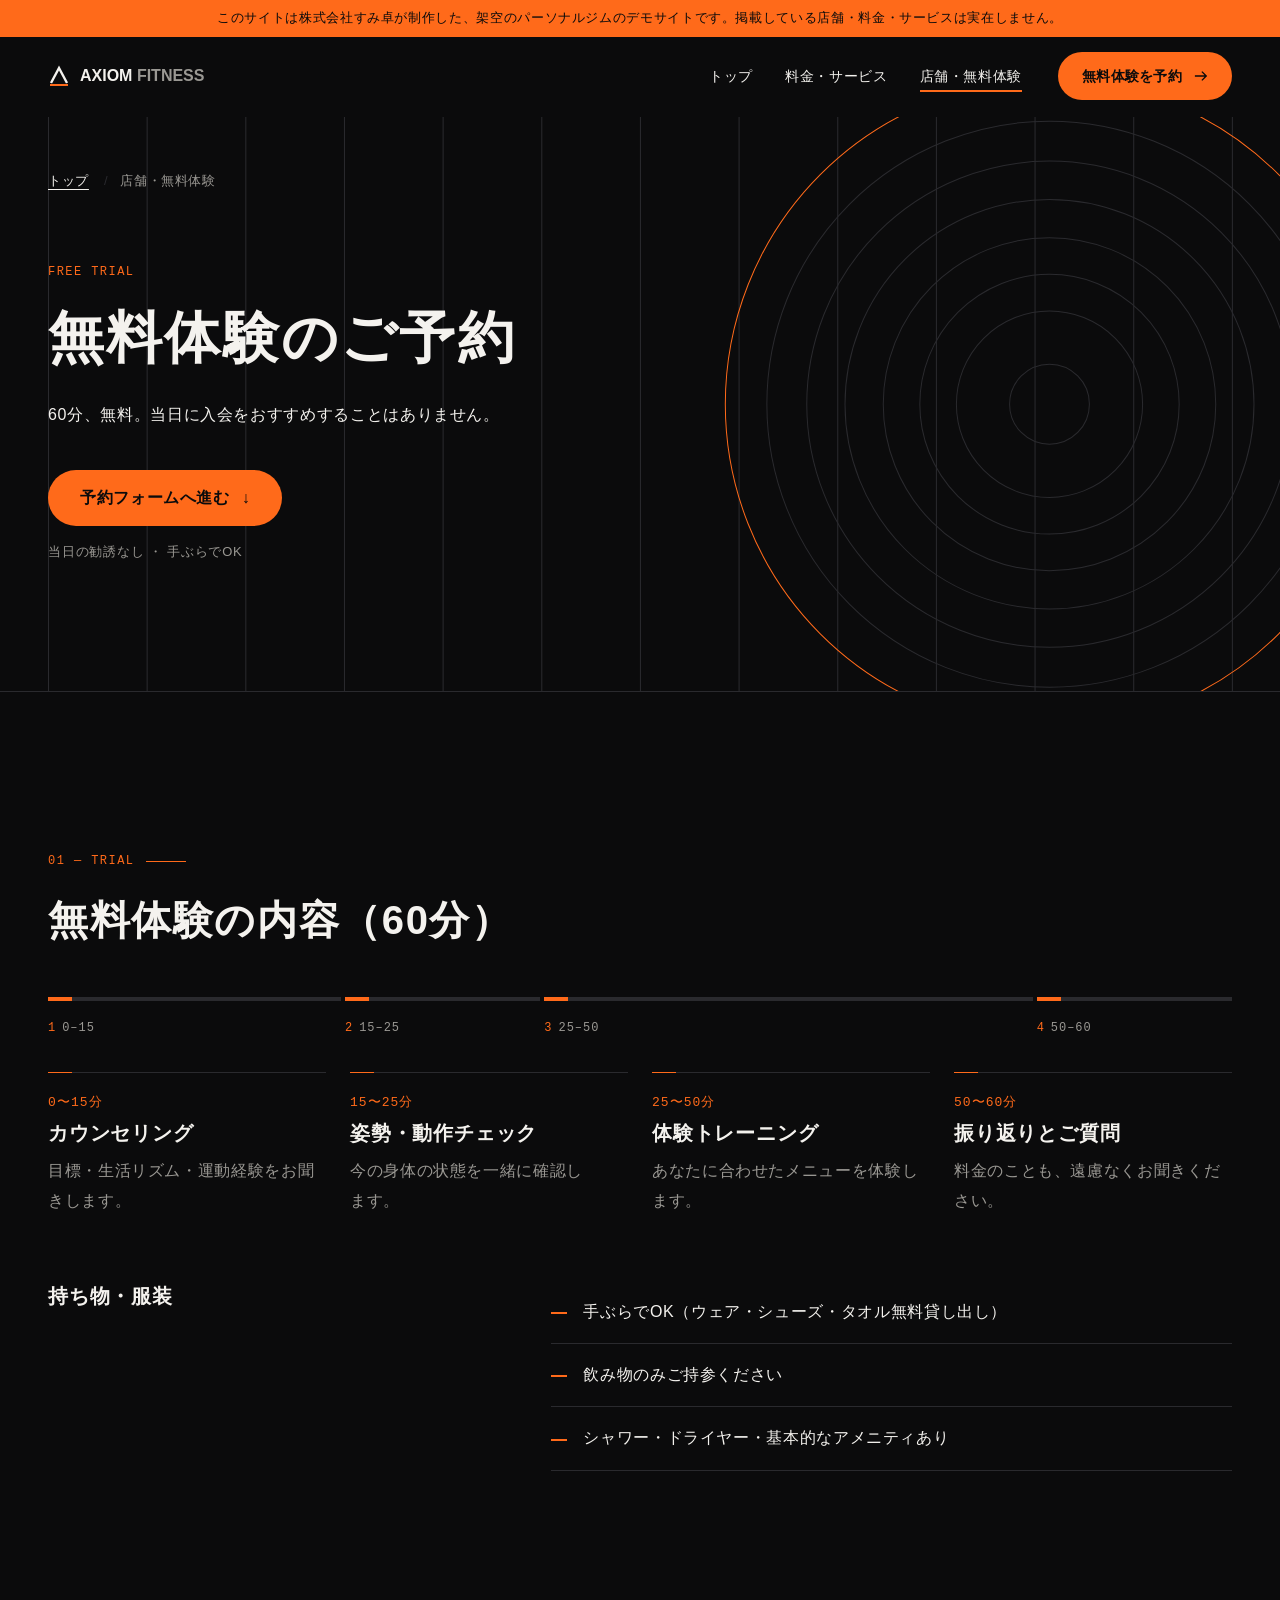
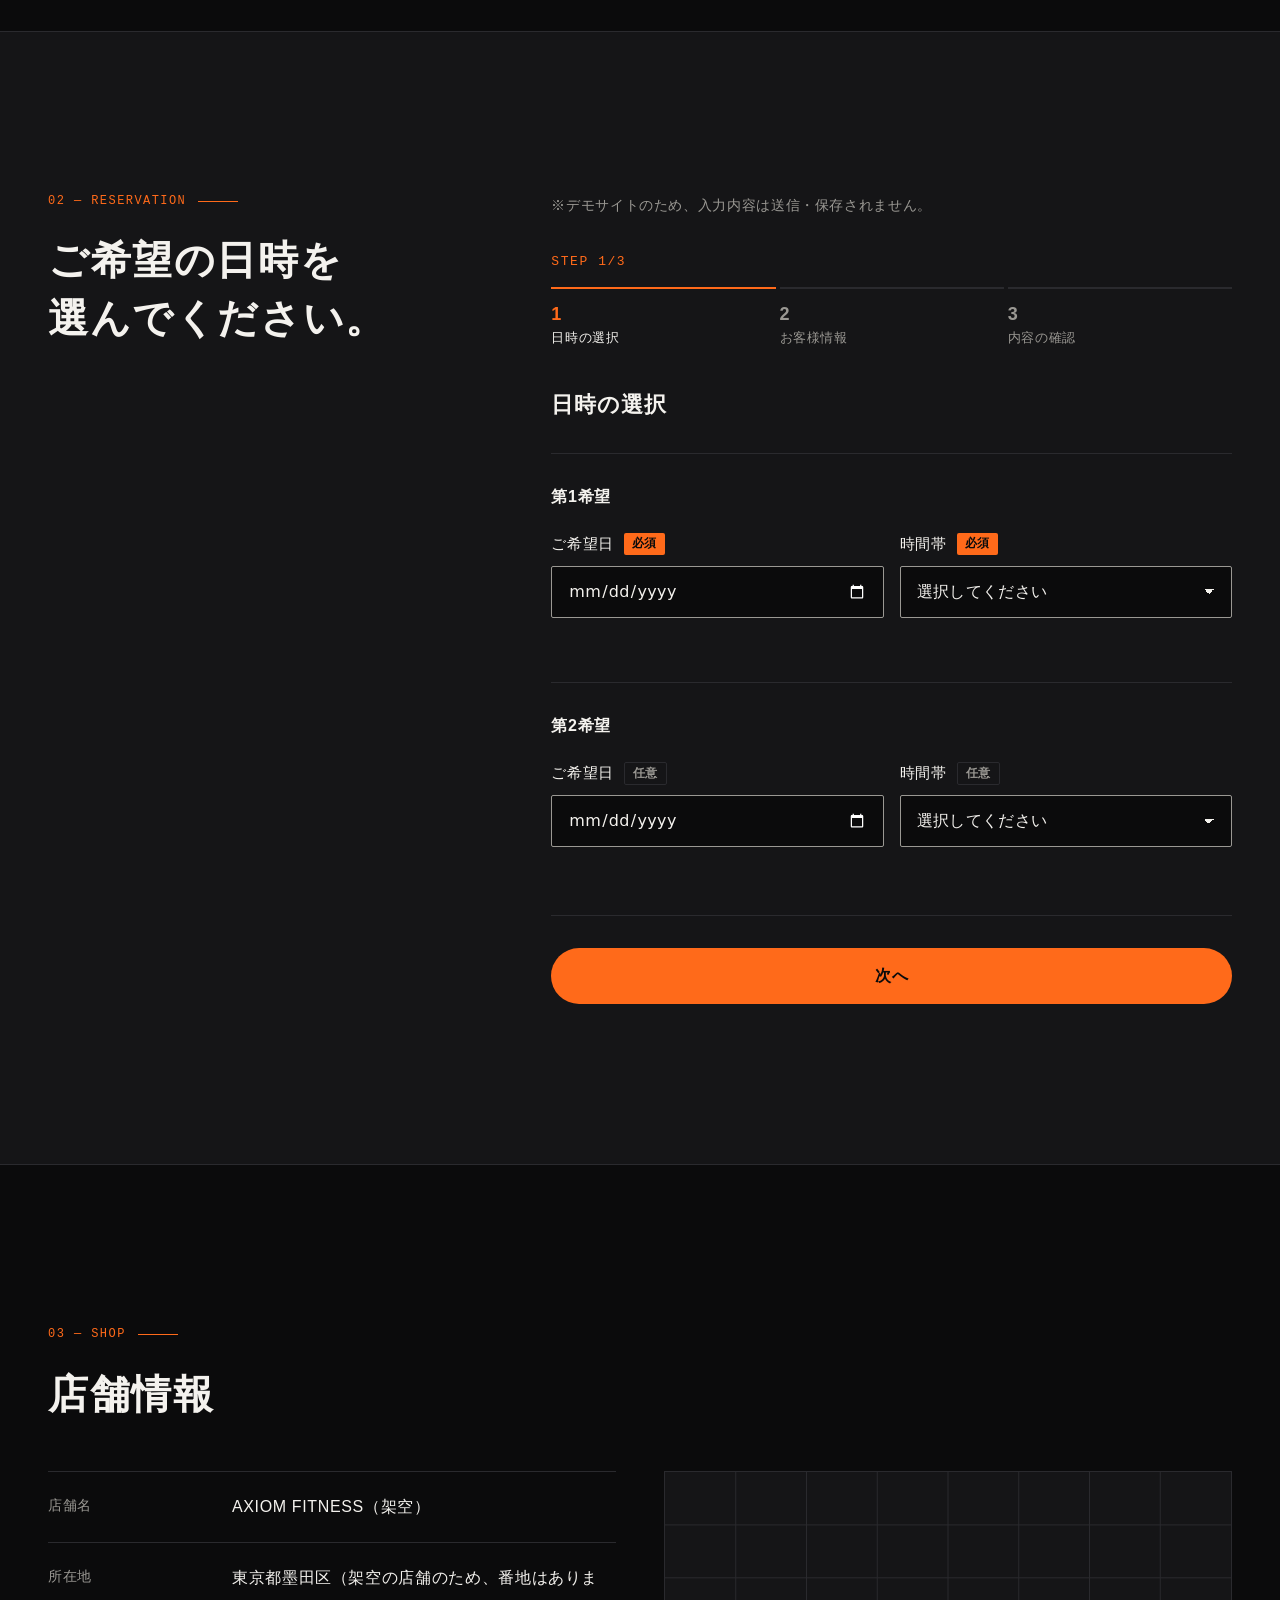
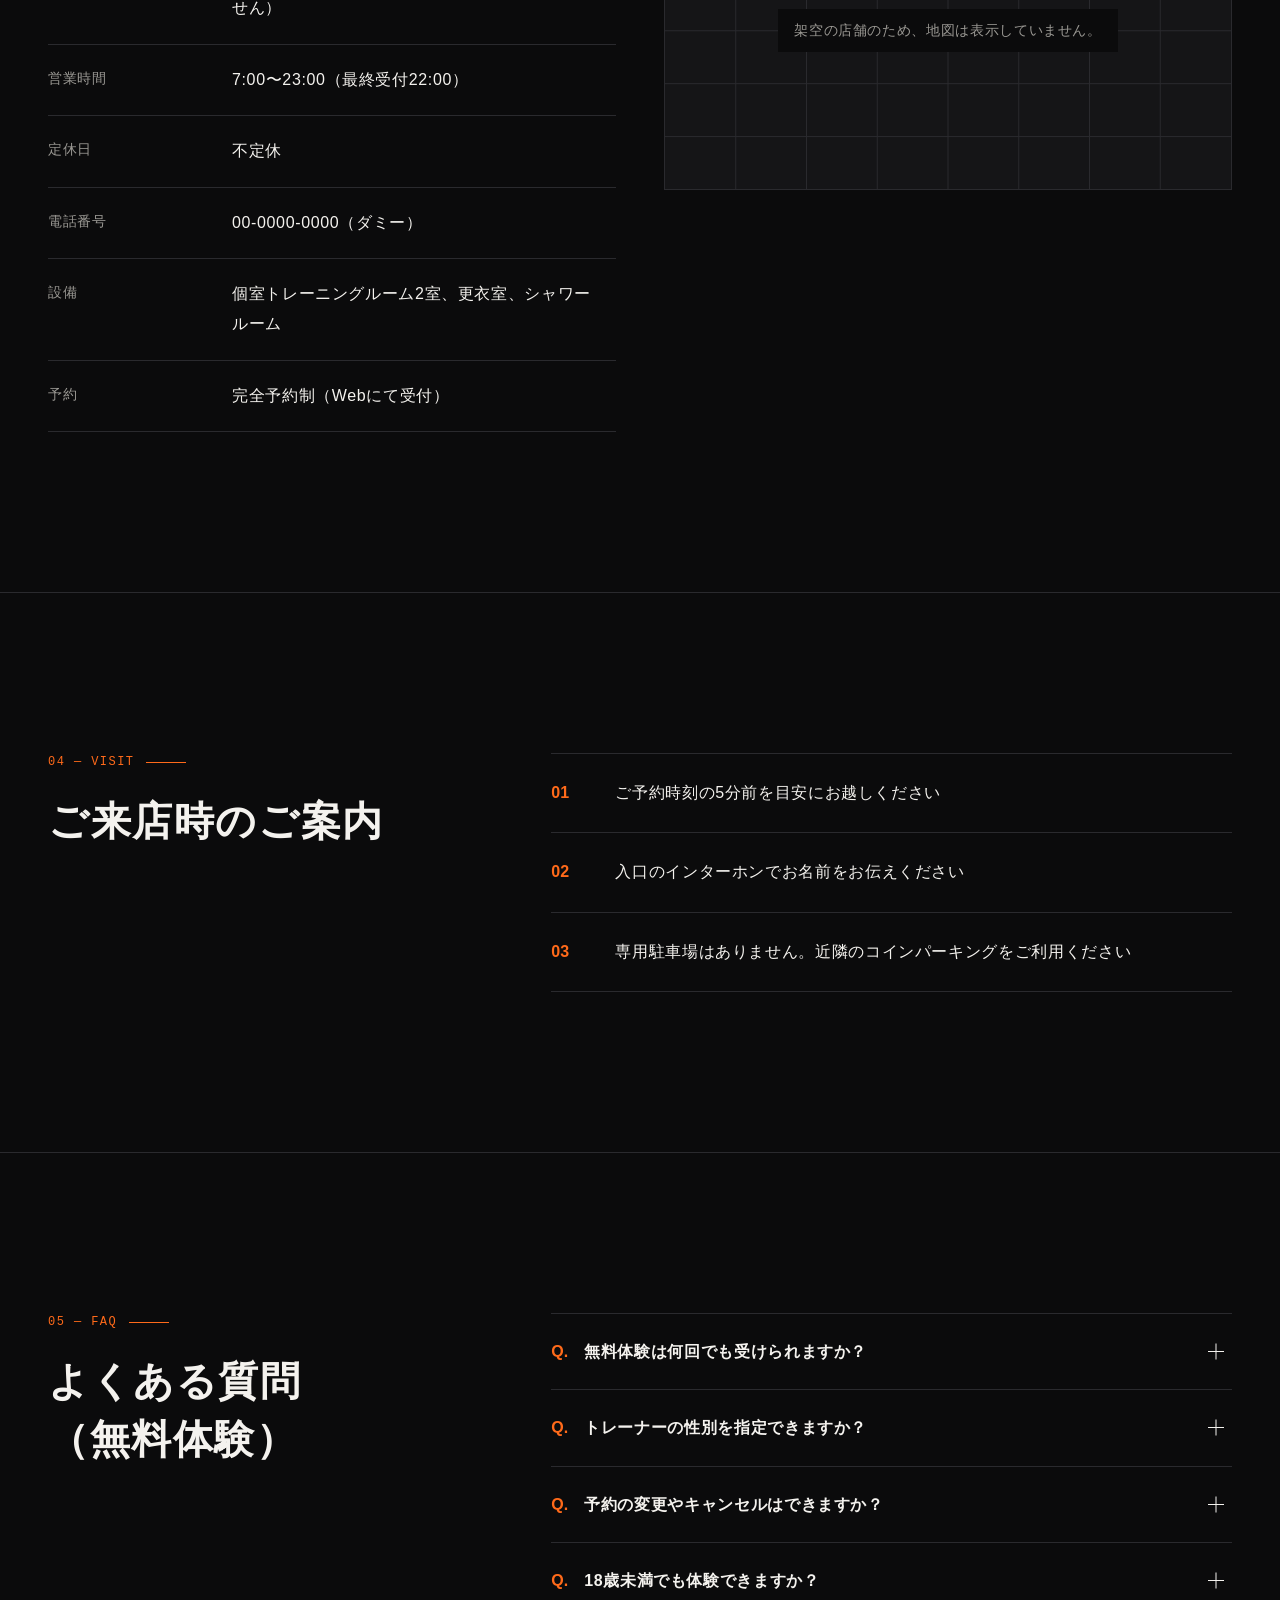
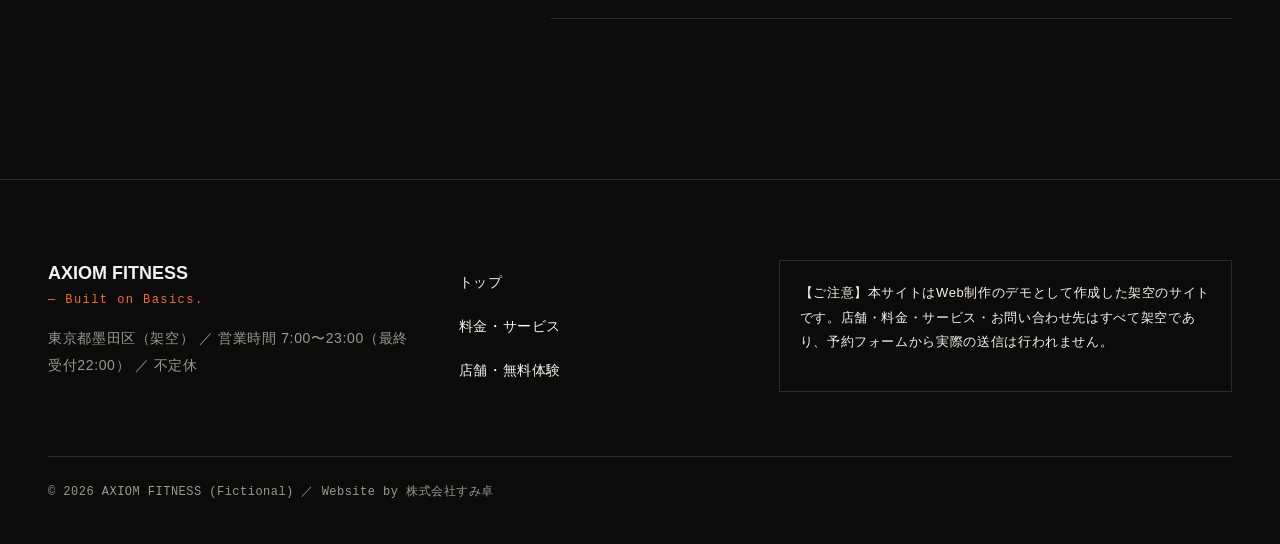
<file: reserve.html>
<!DOCTYPE html>
<html lang="ja">
<head>
  <meta charset="utf-8">
  <meta name="viewport" content="width=device-width, initial-scale=1, viewport-fit=cover">
  <!-- CSP：インラインのスクリプトはハッシュで許可（中身を変えたらハッシュも更新。README参照） -->
  <meta http-equiv="Content-Security-Policy" content="default-src 'self'; script-src 'self' 'sha256-WZRJfWvsnNCPcxzZwvyhovnZGqhZaC+8gPGPRbx6wTk='; style-src 'self' https://fonts.googleapis.com 'unsafe-inline'; font-src https://fonts.gstatic.com; img-src 'self' data:; connect-src 'self'; object-src 'none'; base-uri 'none'; form-action 'none'">
  <title>無料体験予約・店舗情報｜AXIOM FITNESS【架空デモ】</title>
  <meta name="description" content="60分の無料体験のご予約はこちら。当日の入会勧誘はありません。手ぶらでお越しいただけます。※架空のデモサイトです。">
  <!-- 架空のデモサイトのため、検索エンジンには載せない（実案件では削除） -->
  <meta name="robots" content="noindex, nofollow">
  <link rel="canonical" href="https://takuminurufff-collab.github.io/axiom-fitness/reserve.html">
  <meta name="theme-color" content="#0B0B0C">
  <meta property="og:title" content="無料体験予約・店舗情報｜AXIOM FITNESS【架空デモ】">
  <meta property="og:description" content="60分の無料体験のご予約はこちら。当日の入会勧誘はありません。手ぶらでお越しいただけます。※架空のデモサイトです。">
  <meta property="og:type" content="article">
  <meta property="og:url" content="https://takuminurufff-collab.github.io/axiom-fitness/reserve.html">
  <meta property="og:locale" content="ja_JP">
  <meta property="og:site_name" content="AXIOM FITNESS【架空デモ】">
  <meta property="og:image" content="https://takuminurufff-collab.github.io/axiom-fitness/assets/img/ogp.png">
  <meta property="og:image:width" content="1200">
  <meta property="og:image:height" content="630">
  <meta name="twitter:card" content="summary_large_image">
  <link rel="icon" href="assets/img/favicon.svg" type="image/svg+xml">
  <link rel="icon" href="assets/img/favicon-32.png" sizes="32x32" type="image/png">
  <link rel="preconnect" href="https://fonts.googleapis.com">
  <link rel="preconnect" href="https://fonts.gstatic.com" crossorigin>
  <!-- Webフォント：初回描画の後に main.js で適用する（フォントの取得で最初の描画を待たせないため。display=swap） -->
  <link rel="stylesheet" href="https://fonts.googleapis.com/css2?family=Archivo:wdth,wght@125,700&amp;family=IBM+Plex+Mono:wght@500&amp;display=swap" media="print" data-font-css>
  <!-- 和文フォントはサイトで使う文字だけを読み込む（文言を変えたら tools/update-font-subset.mjs を実行） -->
  <link rel="stylesheet" href="https://fonts.googleapis.com/css2?family=Zen+Kaku+Gothic+New:wght@400;500;700&amp;display=swap&amp;text=%22%23%24%26()%2B%2C-.%2F0123456789%3A%3DABCDEFGHIKLMNOPQRSTUVWXYZ%5B%5D_abcdefghiklmnopqrstuvwxy%7B%7D%C2%A5%C2%A9%E2%80%93%E2%80%94%E2%80%BB%E2%86%92%E2%86%93%E3%80%81%E3%80%82%E3%80%8C%E3%80%8D%E3%80%90%E3%80%91%E3%80%9C%E3%81%82%E3%81%84%E3%81%86%E3%81%88%E3%81%8A%E3%81%8B%E3%81%8C%E3%81%8D%E3%81%8F%E3%81%91%E3%81%92%E3%81%93%E3%81%94%E3%81%95%E3%81%97%E3%81%98%E3%81%99%E3%81%9A%E3%81%9B%E3%81%9D%E3%81%9F%E3%81%A0%E3%81%A1%E3%81%A3%E3%81%A4%E3%81%A5%E3%81%A6%E3%81%A7%E3%81%A8%E3%81%A9%E3%81%AA%E3%81%AB%E3%81%AE%E3%81%AF%E3%81%B0%E3%81%B2%E3%81%B3%E3%81%B6%E3%81%B8%E3%81%B9%E3%81%BB%E3%81%BC%E3%81%BE%E3%81%BF%E3%82%80%E3%82%81%E3%82%82%E3%82%84%E3%82%88%E3%82%89%E3%82%8A%E3%82%8B%E3%82%8C%E3%82%8F%E3%82%92%E3%82%93%E3%82%A2%E3%82%A3%E3%82%A4%E3%82%A6%E3%82%A7%E3%82%A8%E3%82%A9%E3%82%AA%E3%82%AB%E3%82%AC%E3%82%AD%E3%82%AF%E3%82%B0%E3%82%B1%E3%82%B3%E3%82%B5%E3%82%B7%E3%82%B8%E3%82%B9%E3%82%BA%E3%82%BB%E3%82%BD%E3%82%BF%E3%83%80%E3%83%81%E3%83%83%E3%83%86%E3%83%87%E3%83%88%E3%83%89%E3%83%8A%E3%83%8B%E3%83%8F%E3%83%90%E3%83%91%E3%83%93%E3%83%95%E3%83%97%E3%83%9A%E3%83%9B%E3%83%9C%E3%83%9D%E3%83%9F%E3%83%A0%E3%83%A1%E3%83%A2%E3%83%A3%E3%83%A4%E3%83%A5%E3%83%A7%E3%83%A9%E3%83%AA%E3%83%AB%E3%83%AC%E3%83%AF%E3%83%B3%E3%83%BB%E3%83%BC%E4%B8%80%E4%B8%88%E4%B8%89%E4%B8%8A%E4%B8%8D%E4%B8%AD%E4%BA%86%E4%BA%88%E4%BA%8B%E4%BA%AC%E4%BA%BA%E4%BB%8A%E4%BB%95%E4%BB%96%E4%BB%98%E4%BB%A3%E4%BB%A5%E4%BB%B6%E4%BB%BB%E4%BC%91%E4%BC%9A%E4%BC%9D%E4%BC%BA%E4%BD%93%E4%BD%95%E4%BD%9C%E4%BD%BF%E4%BE%9B%E4%BE%A1%E4%BF%9D%E4%BF%A1%E5%80%8B%E5%82%99%E5%84%AA%E5%85%88%E5%85%A5%E5%85%A8%E5%85%B1%E5%85%B7%E5%86%85%E5%87%BA%E5%88%86%E5%88%87%E5%88%9D%E5%88%A4%E5%88%A5%E5%88%A9%E5%88%B6%E5%88%BB%E5%89%8D%E5%8A%9B%E5%8A%A0%E5%8B%95%E5%8B%A2%E5%8B%A4%E5%8B%A7%E5%8C%96%E5%8C%BA%E5%8C%BB%E5%8D%93%E5%8D%98%E5%8F%82%E5%8F%8D%E5%8F%8E%E5%8F%96%E5%8F%97%E5%8F%A3%E5%8F%AF%E5%8F%B7%E5%90%88%E5%90%8C%E5%90%8D%E5%90%91%E5%90%AB%E5%95%8F%E5%96%84%E5%96%B6%E5%9B%9E%E5%9B%B3%E5%9C%9F%E5%9C%A8%E5%9C%B0%E5%9F%BA%E5%A0%B1%E5%A0%B4%E5%A2%A8%E5%A4%89%E5%A4%96%E5%A4%9A%E5%A4%9C%E5%A4%A7%E5%A4%AB%E5%A5%91%E5%A7%8B%E5%A7%BF%E5%AD%97%E5%AD%98%E5%AE%89%E5%AE%8C%E5%AE%9A%E5%AE%9F%E5%AE%A2%E5%AE%A4%E5%AE%B9%E5%AF%BE%E5%B0%82%E5%B0%91%E5%B7%B1%E5%B8%8C%E5%B8%AB%E5%B8%AF%E5%B8%B0%E5%B9%B4%E5%BA%97%E5%BA%A6%E5%BA%A7%E5%BC%8F%E5%BC%B1%E5%BC%B5%E5%BD%93%E5%BD%A2%E5%BE%8C%E5%BF%85%E5%BF%97%E5%BF%99%E5%BF%9C%E6%80%A7%E6%83%85%E6%84%8F%E6%84%9F%E6%85%8B%E6%85%A2%E6%85%A3%E6%85%AE%E6%88%90%E6%88%91%E6%88%BB%E6%89%80%E6%89%8B%E6%89%95%E6%89%B1%E6%8A%9E%E6%8B%AC%E6%8C%81%E6%8C%87%E6%8C%AF%E6%8E%B2%E6%8F%90%E6%94%AF%E6%94%B9%E6%95%B0%E6%95%B4%E6%96%87%E6%96%99%E6%96%AD%E6%96%B9%E6%97%A5%E6%98%8E%E6%98%A0%E6%99%82%E6%9B%B4%E6%9B%B8%E6%9B%BF%E6%9C%80%E6%9C%88%E6%9C%89%E6%9C%8D%E6%9C%9B%E6%9C%9D%E6%9C%9F%E6%9C%A8%E6%9C%AA%E6%9C%AB%E6%9C%AC%E6%9D%9F%E6%9D%A1%E6%9D%A5%E6%9D%B1%E6%9E%B6%E6%A0%AA%E6%A0%BC%E6%A1%88%E6%A4%9C%E6%A5%AD%E6%A5%B5%E6%A7%8B%E6%A7%98%E6%A8%99%E6%AC%84%E6%AC%A1%E6%AD%A3%E6%AD%A9%E6%AD%B3%E6%AE%8B%E6%AF%8E%E6%AF%94%E6%B0%97%E6%B0%B4%E6%B1%BA%E6%B3%81%E6%B3%95%E6%B3%A8%E6%B4%BB%E6%B5%81%E6%BA%80%E7%81%AB%E7%82%B9%E7%84%A1%E7%89%A9%E7%8A%B6%E7%90%86%E7%94%9F%E7%94%A8%E7%94%B0%E7%94%B1%E7%94%B3%E7%94%BB%E7%95%AA%E7%96%B2%E7%97%85%E7%97%9B%E7%99%BA%E7%9A%84%E7%9B%AE%E7%9B%B4%E7%9B%B8%E7%9C%A0%E7%9D%80%E7%9D%A1%E7%9F%A5%E7%A2%BA%E7%A4%BA%E7%A4%BE%E7%A8%8E%E7%A8%AE%E7%A9%8D%E7%A9%BA%E7%AB%8B%E7%AB%AF%E7%AC%AC%E7%AD%89%E7%AD%94%E7%AF%80%E7%B4%84%E7%B4%B0%E7%B5%82%E7%B5%84%E7%B5%8C%E7%B5%90%E7%B5%A1%E7%B6%99%E7%B6%9A%E7%B7%8F%E7%B7%92%E7%B9%B0%E7%BF%8C%E7%BF%92%E8%80%83%E8%80%85%E8%81%9E%E8%87%AA%E8%88%97%E8%89%AF%E8%8D%B7%E8%90%BD%E8%A1%8C%E8%A1%A3%E8%A1%A8%E8%A3%85%E8%A3%8F%E8%A4%87%E8%A6%81%E8%A6%8B%E8%A7%92%E8%A7%A3%E8%A8%88%E8%A8%8E%E8%A8%98%E8%A8%AD%E8%A8%B3%E8%A9%95%E8%A9%A6%E8%A9%B1%E8%A9%B3%E8%AA%8D%E8%AA%98%E8%AA%AC%E8%AA%BF%E8%AB%87%E8%AD%B7%E8%B2%A0%E8%B2%B8%E8%B2%BB%E8%B3%AA%E8%B6%8A%E8%B8%8F%E8%BA%AB%E8%BB%8A%E8%BC%89%E8%BE%BC%E8%BF%91%E8%BF%94%E8%BF%BD%E9%80%81%E9%80%94%E9%80%9A%E9%80%A3%E9%80%B1%E9%80%B2%E9%81%8B%E9%81%95%E9%81%A0%E9%81%B8%E9%83%BD%E9%87%8D%E9%87%8F%E9%87%91%E9%8C%B2%E9%95%B7%E9%96%8B%E9%96%93%E9%96%A2%E9%99%8D%E9%99%90%E9%99%A2%E9%9A%9B%E9%9A%A3%E9%9B%A3%E9%9B%BB%E9%9D%A2%E9%A0%85%E9%A0%88%E9%A0%91%E9%A0%98%E9%A0%AD%E9%A1%8D%E9%A1%94%E9%A3%9F%E9%A3%B2%E9%A7%90%E9%A8%93%EF%BC%88%EF%BC%89%EF%BC%8B%EF%BC%8F%EF%BC%9F%EF%BD%9C" media="print" data-font-css>
  <noscript>
    <link rel="stylesheet" href="https://fonts.googleapis.com/css2?family=Archivo:wdth,wght@125,700&amp;family=IBM+Plex+Mono:wght@500&amp;display=swap">
    <link rel="stylesheet" href="https://fonts.googleapis.com/css2?family=Zen+Kaku+Gothic+New:wght@400;500;700&amp;display=swap&amp;text=%22%23%24%26()%2B%2C-.%2F0123456789%3A%3DABCDEFGHIKLMNOPQRSTUVWXYZ%5B%5D_abcdefghiklmnopqrstuvwxy%7B%7D%C2%A5%C2%A9%E2%80%93%E2%80%94%E2%80%BB%E2%86%92%E2%86%93%E3%80%81%E3%80%82%E3%80%8C%E3%80%8D%E3%80%90%E3%80%91%E3%80%9C%E3%81%82%E3%81%84%E3%81%86%E3%81%88%E3%81%8A%E3%81%8B%E3%81%8C%E3%81%8D%E3%81%8F%E3%81%91%E3%81%92%E3%81%93%E3%81%94%E3%81%95%E3%81%97%E3%81%98%E3%81%99%E3%81%9A%E3%81%9B%E3%81%9D%E3%81%9F%E3%81%A0%E3%81%A1%E3%81%A3%E3%81%A4%E3%81%A5%E3%81%A6%E3%81%A7%E3%81%A8%E3%81%A9%E3%81%AA%E3%81%AB%E3%81%AE%E3%81%AF%E3%81%B0%E3%81%B2%E3%81%B3%E3%81%B6%E3%81%B8%E3%81%B9%E3%81%BB%E3%81%BC%E3%81%BE%E3%81%BF%E3%82%80%E3%82%81%E3%82%82%E3%82%84%E3%82%88%E3%82%89%E3%82%8A%E3%82%8B%E3%82%8C%E3%82%8F%E3%82%92%E3%82%93%E3%82%A2%E3%82%A3%E3%82%A4%E3%82%A6%E3%82%A7%E3%82%A8%E3%82%A9%E3%82%AA%E3%82%AB%E3%82%AC%E3%82%AD%E3%82%AF%E3%82%B0%E3%82%B1%E3%82%B3%E3%82%B5%E3%82%B7%E3%82%B8%E3%82%B9%E3%82%BA%E3%82%BB%E3%82%BD%E3%82%BF%E3%83%80%E3%83%81%E3%83%83%E3%83%86%E3%83%87%E3%83%88%E3%83%89%E3%83%8A%E3%83%8B%E3%83%8F%E3%83%90%E3%83%91%E3%83%93%E3%83%95%E3%83%97%E3%83%9A%E3%83%9B%E3%83%9C%E3%83%9D%E3%83%9F%E3%83%A0%E3%83%A1%E3%83%A2%E3%83%A3%E3%83%A4%E3%83%A5%E3%83%A7%E3%83%A9%E3%83%AA%E3%83%AB%E3%83%AC%E3%83%AF%E3%83%B3%E3%83%BB%E3%83%BC%E4%B8%80%E4%B8%88%E4%B8%89%E4%B8%8A%E4%B8%8D%E4%B8%AD%E4%BA%86%E4%BA%88%E4%BA%8B%E4%BA%AC%E4%BA%BA%E4%BB%8A%E4%BB%95%E4%BB%96%E4%BB%98%E4%BB%A3%E4%BB%A5%E4%BB%B6%E4%BB%BB%E4%BC%91%E4%BC%9A%E4%BC%9D%E4%BC%BA%E4%BD%93%E4%BD%95%E4%BD%9C%E4%BD%BF%E4%BE%9B%E4%BE%A1%E4%BF%9D%E4%BF%A1%E5%80%8B%E5%82%99%E5%84%AA%E5%85%88%E5%85%A5%E5%85%A8%E5%85%B1%E5%85%B7%E5%86%85%E5%87%BA%E5%88%86%E5%88%87%E5%88%9D%E5%88%A4%E5%88%A5%E5%88%A9%E5%88%B6%E5%88%BB%E5%89%8D%E5%8A%9B%E5%8A%A0%E5%8B%95%E5%8B%A2%E5%8B%A4%E5%8B%A7%E5%8C%96%E5%8C%BA%E5%8C%BB%E5%8D%93%E5%8D%98%E5%8F%82%E5%8F%8D%E5%8F%8E%E5%8F%96%E5%8F%97%E5%8F%A3%E5%8F%AF%E5%8F%B7%E5%90%88%E5%90%8C%E5%90%8D%E5%90%91%E5%90%AB%E5%95%8F%E5%96%84%E5%96%B6%E5%9B%9E%E5%9B%B3%E5%9C%9F%E5%9C%A8%E5%9C%B0%E5%9F%BA%E5%A0%B1%E5%A0%B4%E5%A2%A8%E5%A4%89%E5%A4%96%E5%A4%9A%E5%A4%9C%E5%A4%A7%E5%A4%AB%E5%A5%91%E5%A7%8B%E5%A7%BF%E5%AD%97%E5%AD%98%E5%AE%89%E5%AE%8C%E5%AE%9A%E5%AE%9F%E5%AE%A2%E5%AE%A4%E5%AE%B9%E5%AF%BE%E5%B0%82%E5%B0%91%E5%B7%B1%E5%B8%8C%E5%B8%AB%E5%B8%AF%E5%B8%B0%E5%B9%B4%E5%BA%97%E5%BA%A6%E5%BA%A7%E5%BC%8F%E5%BC%B1%E5%BC%B5%E5%BD%93%E5%BD%A2%E5%BE%8C%E5%BF%85%E5%BF%97%E5%BF%99%E5%BF%9C%E6%80%A7%E6%83%85%E6%84%8F%E6%84%9F%E6%85%8B%E6%85%A2%E6%85%A3%E6%85%AE%E6%88%90%E6%88%91%E6%88%BB%E6%89%80%E6%89%8B%E6%89%95%E6%89%B1%E6%8A%9E%E6%8B%AC%E6%8C%81%E6%8C%87%E6%8C%AF%E6%8E%B2%E6%8F%90%E6%94%AF%E6%94%B9%E6%95%B0%E6%95%B4%E6%96%87%E6%96%99%E6%96%AD%E6%96%B9%E6%97%A5%E6%98%8E%E6%98%A0%E6%99%82%E6%9B%B4%E6%9B%B8%E6%9B%BF%E6%9C%80%E6%9C%88%E6%9C%89%E6%9C%8D%E6%9C%9B%E6%9C%9D%E6%9C%9F%E6%9C%A8%E6%9C%AA%E6%9C%AB%E6%9C%AC%E6%9D%9F%E6%9D%A1%E6%9D%A5%E6%9D%B1%E6%9E%B6%E6%A0%AA%E6%A0%BC%E6%A1%88%E6%A4%9C%E6%A5%AD%E6%A5%B5%E6%A7%8B%E6%A7%98%E6%A8%99%E6%AC%84%E6%AC%A1%E6%AD%A3%E6%AD%A9%E6%AD%B3%E6%AE%8B%E6%AF%8E%E6%AF%94%E6%B0%97%E6%B0%B4%E6%B1%BA%E6%B3%81%E6%B3%95%E6%B3%A8%E6%B4%BB%E6%B5%81%E6%BA%80%E7%81%AB%E7%82%B9%E7%84%A1%E7%89%A9%E7%8A%B6%E7%90%86%E7%94%9F%E7%94%A8%E7%94%B0%E7%94%B1%E7%94%B3%E7%94%BB%E7%95%AA%E7%96%B2%E7%97%85%E7%97%9B%E7%99%BA%E7%9A%84%E7%9B%AE%E7%9B%B4%E7%9B%B8%E7%9C%A0%E7%9D%80%E7%9D%A1%E7%9F%A5%E7%A2%BA%E7%A4%BA%E7%A4%BE%E7%A8%8E%E7%A8%AE%E7%A9%8D%E7%A9%BA%E7%AB%8B%E7%AB%AF%E7%AC%AC%E7%AD%89%E7%AD%94%E7%AF%80%E7%B4%84%E7%B4%B0%E7%B5%82%E7%B5%84%E7%B5%8C%E7%B5%90%E7%B5%A1%E7%B6%99%E7%B6%9A%E7%B7%8F%E7%B7%92%E7%B9%B0%E7%BF%8C%E7%BF%92%E8%80%83%E8%80%85%E8%81%9E%E8%87%AA%E8%88%97%E8%89%AF%E8%8D%B7%E8%90%BD%E8%A1%8C%E8%A1%A3%E8%A1%A8%E8%A3%85%E8%A3%8F%E8%A4%87%E8%A6%81%E8%A6%8B%E8%A7%92%E8%A7%A3%E8%A8%88%E8%A8%8E%E8%A8%98%E8%A8%AD%E8%A8%B3%E8%A9%95%E8%A9%A6%E8%A9%B1%E8%A9%B3%E8%AA%8D%E8%AA%98%E8%AA%AC%E8%AA%BF%E8%AB%87%E8%AD%B7%E8%B2%A0%E8%B2%B8%E8%B2%BB%E8%B3%AA%E8%B6%8A%E8%B8%8F%E8%BA%AB%E8%BB%8A%E8%BC%89%E8%BE%BC%E8%BF%91%E8%BF%94%E8%BF%BD%E9%80%81%E9%80%94%E9%80%9A%E9%80%A3%E9%80%B1%E9%80%B2%E9%81%8B%E9%81%95%E9%81%A0%E9%81%B8%E9%83%BD%E9%87%8D%E9%87%8F%E9%87%91%E9%8C%B2%E9%95%B7%E9%96%8B%E9%96%93%E9%96%A2%E9%99%8D%E9%99%90%E9%99%A2%E9%9A%9B%E9%9A%A3%E9%9B%A3%E9%9B%BB%E9%9D%A2%E9%A0%85%E9%A0%88%E9%A0%91%E9%A0%98%E9%A0%AD%E9%A1%8D%E9%A1%94%E9%A3%9F%E9%A3%B2%E9%A7%90%E9%A8%93%EF%BC%88%EF%BC%89%EF%BC%8B%EF%BC%8F%EF%BC%9F%EF%BD%9C">
  </noscript>
  <link rel="stylesheet" href="assets/css/tokens.css">
  <link rel="stylesheet" href="assets/css/base.css">
  <link rel="stylesheet" href="assets/css/components.css">
  <link rel="stylesheet" href="assets/css/pages.css">
  <script>document.documentElement.classList.add("js");</script>
  <script src="assets/js/main.js" defer></script>
  <script src="assets/js/reserve.js" defer></script>
  <script type="application/ld+json">
  {
    "@context": "https://schema.org",
    "@type": "FAQPage",
    "mainEntity": [
      {
        "@type": "Question",
        "name": "無料体験は何回でも受けられますか？",
        "acceptedAnswer": { "@type": "Answer", "text": "おひとり様1回までとさせていただいています。" }
      },
      {
        "@type": "Question",
        "name": "トレーナーの性別を指定できますか？",
        "acceptedAnswer": { "@type": "Answer", "text": "フォームのご質問欄でお知らせください。できる限り調整します。" }
      },
      {
        "@type": "Question",
        "name": "予約の変更やキャンセルはできますか？",
        "acceptedAnswer": { "@type": "Answer", "text": "はい。前日までにご連絡ください。（デモのため連絡先は架空です）" }
      },
      {
        "@type": "Question",
        "name": "18歳未満でも体験できますか？",
        "acceptedAnswer": { "@type": "Answer", "text": "保護者の方の同意があれば体験いただけます。" }
      }
    ]
  }
  </script>
</head>
<body class="page-reserve has-sticky-cta" data-sticky="hide-on-form">
  <a class="skip-link" href="#main">本文へスキップ</a>

  <div class="notice" role="note">
    <p>このサイトは株式会社すみ卓が制作した、架空のパーソナルジムのデモサイトです。掲載している店舗・料金・サービスは実在しません。</p>
  </div>

  <header class="site-header">
    <div class="container header-inner">
      <a class="logo" href="index.html">
        <svg class="logo__mark" viewBox="0 0 22 22" width="22" height="22" aria-hidden="true" focusable="false"><path d="M3 18 11 3l8 15" fill="none" stroke="currentColor" stroke-width="2.4"/><rect x="2" y="19" width="18" height="2" fill="#FF6A1A"/></svg>
        <span class="logo__text">AXIOM <span>FITNESS</span></span>
      </a>
      <nav class="global-nav" id="global-nav" aria-label="グローバルナビゲーション">
        <ul>
          <li><a href="index.html">トップ</a></li>
          <li><a href="service.html">料金・サービス</a></li>
          <li><a href="reserve.html" aria-current="page">店舗・無料体験</a></li>
        </ul>
      </nav>
      <a class="btn btn--primary btn--sm header-cta" href="#form" data-cta="header">無料体験を予約<svg class="btn__arrow" viewBox="0 0 16 16" width="16" height="16" aria-hidden="true" focusable="false"><path d="M1 8h13M9 3l5 5-5 5" fill="none" stroke="currentColor" stroke-width="1.6"/></svg></a>
      <button class="menu-toggle" type="button" aria-expanded="false" aria-controls="global-nav">
        <span class="menu-toggle__bars" aria-hidden="true"></span>
        <span class="visually-hidden" data-menu-label>メニューを開く</span>
      </button>
    </div>
  </header>

  <main id="main" tabindex="-1">
    <!-- PAGE HERO -->
    <section class="page-hero" aria-labelledby="page-title">
      <div class="grid-bg" aria-hidden="true"></div>
      <img class="page-hero__plate" src="assets/img/plate.svg" width="800" height="800" alt="" aria-hidden="true">
      <div class="container">
        <nav class="breadcrumb" aria-label="パンくずリスト">
          <ol>
            <li><a href="index.html">トップ</a></li>
            <li><span aria-current="page">店舗・無料体験</span></li>
          </ol>
        </nav>
        <div class="page-hero__inner">
          <p class="page-hero__label">FREE TRIAL</p>
          <h1 id="page-title">無料体験のご予約</h1>
          <p class="page-hero__lead">60分、無料。当日に入会をおすすめすることはありません。</p>
          <div class="cta">
            <a class="btn btn--primary" href="#form" data-cta="reserve-hero">予約フォームへ進む <span aria-hidden="true">↓</span></a>
            <p class="cta__assure">当日の勧誘なし ・ 手ぶらでOK</p>
          </div>
        </div>
      </div>
    </section>

    <!-- 01 TRIAL -->
    <section class="section" aria-labelledby="trial-title">
      <div class="container">
        <div class="sec-head" data-reveal>
          <p class="sec-num">01 — TRIAL</p>
          <h2 id="trial-title">無料体験の内容（60分）</h2>
        </div>
        <div class="timeline" style="--cols: 15fr 10fr 25fr 10fr">
          <div class="timeline__bar" aria-hidden="true">
            <span class="timeline__seg"><b>1</b>0–15</span>
            <span class="timeline__seg"><b>2</b>15–25</span>
            <span class="timeline__seg"><b>3</b>25–50</span>
            <span class="timeline__seg"><b>4</b>50–60</span>
          </div>
          <ol class="timeline__list" data-stagger>
            <li class="timeline__item" data-reveal>
              <span class="timeline__time">0〜15分</span>
              <h3>カウンセリング</h3>
              <p>目標・生活リズム・運動経験をお聞きします。</p>
            </li>
            <li class="timeline__item" data-reveal>
              <span class="timeline__time">15〜25分</span>
              <h3>姿勢・動作チェック</h3>
              <p>今の身体の状態を一緒に確認します。</p>
            </li>
            <li class="timeline__item" data-reveal>
              <span class="timeline__time">25〜50分</span>
              <h3>体験トレーニング</h3>
              <p>あなたに合わせたメニューを体験します。</p>
            </li>
            <li class="timeline__item" data-reveal>
              <span class="timeline__time">50〜60分</span>
              <h3>振り返りとご質問</h3>
              <p>料金のことも、遠慮なくお聞きください。</p>
            </li>
          </ol>
        </div>

        <div class="belongings split">
          <div class="split__head">
            <h3 data-reveal>持ち物・服装</h3>
          </div>
          <ul class="dash-list split__body" data-stagger>
            <li data-reveal>手ぶらでOK（ウェア・シューズ・タオル無料貸し出し）</li>
            <li data-reveal>飲み物のみご持参ください</li>
            <li data-reveal>シャワー・ドライヤー・基本的なアメニティあり</li>
          </ul>
        </div>
      </div>
    </section>

    <!-- 02 RESERVATION FORM -->
    <section class="section section--surface" id="form" aria-labelledby="form-title">
      <div class="container split">
        <div class="split__head split__head--sticky">
          <div class="sec-head">
            <p class="sec-num">02 — RESERVATION</p>
            <h2 id="form-title">ご希望の日時を選んでください。</h2>
          </div>
        </div>

        <div class="split__body form-wrap">
          <p class="form-intro">※デモサイトのため、入力内容は送信・保存されません。</p>

          <div class="progress-wrap" data-form-progress>
            <p class="progress-count">STEP <span data-progress-count>1/3</span></p>
            <ol class="progress" aria-label="入力の進捗">
              <li aria-current="step"><span class="progress__num">1</span>日時の選択</li>
              <li><span class="progress__num">2</span>お客様情報</li>
              <li><span class="progress__num">3</span>内容の確認</li>
            </ol>
          </div>

          <div class="error-summary" id="error-summary" role="alert"></div>

          <form id="trial-form" novalidate>
            <!-- STEP 1 -->
            <fieldset class="step" data-step="1">
              <legend><h3 class="step__title" tabindex="-1">日時の選択</h3></legend>

              <fieldset class="field-group">
                <legend class="field-group__title">第1希望</legend>
                <div class="field-row">
                  <div class="field">
                    <label class="field-label" for="date1">ご希望日 <span class="badge badge--req">必須</span></label>
                    <input class="input" type="date" id="date1" name="date1" required aria-describedby="date1-error">
                    <p class="field-error" id="date1-error"></p>
                  </div>
                  <div class="field">
                    <label class="field-label" for="time1">時間帯 <span class="badge badge--req">必須</span></label>
                    <select class="select" id="time1" name="time1" required aria-describedby="time1-error">
                      <option value="">選択してください</option>
                      <option>7:00</option>
                      <option>8:00</option>
                      <option>9:00</option>
                      <option>10:00</option>
                      <option>11:00</option>
                      <option>12:00</option>
                      <option>13:00</option>
                      <option>14:00</option>
                      <option>15:00</option>
                      <option>16:00</option>
                      <option>17:00</option>
                      <option>18:00</option>
                      <option>19:00</option>
                      <option>20:00</option>
                      <option>21:00</option>
                    </select>
                    <p class="field-error" id="time1-error"></p>
                  </div>
                </div>
              </fieldset>

              <fieldset class="field-group">
                <legend class="field-group__title">第2希望</legend>
                <div class="field-row">
                  <div class="field">
                    <label class="field-label" for="date2">ご希望日 <span class="badge badge--opt">任意</span></label>
                    <input class="input" type="date" id="date2" name="date2" aria-describedby="date2-error">
                    <p class="field-error" id="date2-error"></p>
                  </div>
                  <div class="field">
                    <label class="field-label" for="time2">時間帯 <span class="badge badge--opt">任意</span></label>
                    <select class="select" id="time2" name="time2">
                      <option value="">選択してください</option>
                      <option>7:00</option>
                      <option>8:00</option>
                      <option>9:00</option>
                      <option>10:00</option>
                      <option>11:00</option>
                      <option>12:00</option>
                      <option>13:00</option>
                      <option>14:00</option>
                      <option>15:00</option>
                      <option>16:00</option>
                      <option>17:00</option>
                      <option>18:00</option>
                      <option>19:00</option>
                      <option>20:00</option>
                      <option>21:00</option>
                    </select>
                  </div>
                </div>
              </fieldset>

              <div class="form-actions">
                <button class="btn btn--primary" type="button" data-next>次へ</button>
              </div>
            </fieldset>

            <!-- STEP 2 -->
            <fieldset class="step" data-step="2" hidden>
              <legend><h3 class="step__title" tabindex="-1">お客様情報</h3></legend>

              <div class="field">
                <label class="field-label" for="name">お名前 <span class="badge badge--req">必須</span></label>
                <input class="input" type="text" id="name" name="name" autocomplete="name" required aria-describedby="name-error">
                <p class="field-error" id="name-error"></p>
              </div>
              <div class="field">
                <label class="field-label" for="kana">フリガナ <span class="badge badge--req">必須</span></label>
                <input class="input" type="text" id="kana" name="kana" autocomplete="off" required aria-describedby="kana-error">
                <p class="field-error" id="kana-error"></p>
              </div>
              <div class="field">
                <label class="field-label" for="email">メールアドレス <span class="badge badge--req">必須</span></label>
                <input class="input" type="email" id="email" name="email" inputmode="email" autocomplete="email" spellcheck="false" required aria-describedby="email-error">
                <p class="field-error" id="email-error"></p>
              </div>
              <div class="field">
                <label class="field-label" for="tel">電話番号 <span class="badge badge--req">必須</span></label>
                <input class="input" type="tel" id="tel" name="tel" inputmode="tel" autocomplete="tel" maxlength="13" required aria-describedby="tel-error">
                <p class="field-error" id="tel-error"></p>
              </div>

              <fieldset class="field">
                <legend>年代 <span class="badge badge--opt">任意</span></legend>
                <div class="choices">
                  <label class="choice"><input type="radio" name="age" value="20代"><span>20代</span></label>
                  <label class="choice"><input type="radio" name="age" value="30代"><span>30代</span></label>
                  <label class="choice"><input type="radio" name="age" value="40代"><span>40代</span></label>
                  <label class="choice"><input type="radio" name="age" value="その他"><span>その他</span></label>
                </div>
              </fieldset>

              <fieldset class="field">
                <legend>目的（複数選択可） <span class="badge badge--opt">任意</span></legend>
                <div class="choices">
                  <label class="choice"><input type="checkbox" name="purpose" value="体力づくり"><span>体力づくり</span></label>
                  <label class="choice"><input type="checkbox" name="purpose" value="姿勢改善"><span>姿勢改善</span></label>
                  <label class="choice"><input type="checkbox" name="purpose" value="ボディメイク"><span>ボディメイク</span></label>
                  <label class="choice"><input type="checkbox" name="purpose" value="ダイエット"><span>ダイエット</span></label>
                  <label class="choice"><input type="checkbox" name="purpose" value="その他"><span>その他</span></label>
                </div>
              </fieldset>

              <fieldset class="field">
                <legend>運動経験 <span class="badge badge--opt">任意</span></legend>
                <div class="choices">
                  <label class="choice"><input type="radio" name="experience" value="ほぼない"><span>ほぼない</span></label>
                  <label class="choice"><input type="radio" name="experience" value="少しある"><span>少しある</span></label>
                  <label class="choice"><input type="radio" name="experience" value="継続している"><span>継続している</span></label>
                </div>
              </fieldset>

              <div class="field">
                <label class="field-label" for="question">ご質問 <span class="badge badge--opt">任意</span></label>
                <textarea class="textarea" id="question" name="question" maxlength="500" rows="6" aria-describedby="question-count"></textarea>
                <p class="char-count" id="question-count">残り<span data-char-count>500</span>文字</p>
              </div>

              <div class="form-actions">
                <button class="btn btn--ghost" type="button" data-prev>戻る</button>
                <button class="btn btn--primary" type="button" data-next>次へ</button>
              </div>
            </fieldset>

            <!-- STEP 3 -->
            <fieldset class="step" data-step="3" hidden>
              <legend><h3 class="step__title" tabindex="-1">内容の確認</h3></legend>

              <dl class="confirm-list" data-confirm-list></dl>

              <div class="consent">
                <p class="consent__title">個人情報の取り扱い</p>
                <p class="consent__text">ご入力いただいた情報は、無料体験のご予約確認とご連絡のためにのみ使用し、第三者に提供することはありません。※本サイトはデモのため、情報は送信・保存されません。</p>
                <label class="check">
                  <input type="checkbox" id="agree" name="agree" required aria-describedby="agree-error">
                  <span><span class="ib">個人情報の取り扱いに</span><span class="ib">同意する</span> <span class="badge badge--req">必須</span></span>
                </label>
                <p class="field-error" id="agree-error"></p>
              </div>

              <div class="form-actions">
                <p class="form-actions__note">※デモのため送信されません</p>
                <button class="btn btn--ghost" type="button" data-prev>戻る</button>
                <button class="btn btn--primary" type="submit" data-submit disabled>この内容で予約する（デモ）</button>
              </div>
            </fieldset>
          </form>

          <div class="form-complete" data-form-complete hidden>
            <h3 tabindex="-1">ご予約リクエストを受け付けました（デモ）</h3>
            <p>これはデモ画面です。実際の送信は行われておらず、入力内容はどこにも保存されていません。実際の店舗であれば、ここで「確認メールをお送りしました」等の案内を表示します。</p>
            <a class="btn btn--primary" href="index.html">トップページへ戻る</a>
          </div>
        </div>
      </div>
    </section>

    <!-- 03 SHOP -->
    <section class="section" aria-labelledby="shop-title">
      <div class="container">
        <div class="sec-head" data-reveal>
          <p class="sec-num">03 — SHOP</p>
          <h2 id="shop-title">店舗情報</h2>
        </div>
        <div class="shop-grid">
          <dl class="info-list" data-reveal>
            <div class="info-list__row"><dt>店舗名</dt><dd>AXIOM FITNESS（架空）</dd></div>
            <div class="info-list__row"><dt>所在地</dt><dd>東京都墨田区（架空の店舗のため、番地はありません）</dd></div>
            <div class="info-list__row"><dt>営業時間</dt><dd>7:00〜23:00（最終受付22:00）</dd></div>
            <div class="info-list__row"><dt>定休日</dt><dd>不定休</dd></div>
            <div class="info-list__row"><dt>電話番号</dt><dd>00-0000-0000（ダミー）</dd></div>
            <div class="info-list__row"><dt>設備</dt><dd>個室トレーニングルーム2室、更衣室、シャワールーム</dd></div>
            <div class="info-list__row"><dt>予約</dt><dd>完全予約制（Webにて受付）</dd></div>
          </dl>
          <div class="frame frame--16x9 map-box" data-reveal>
            <svg class="map-box__grid" viewBox="0 0 160 90" preserveAspectRatio="none" aria-hidden="true" focusable="false">
              <g stroke="currentColor" stroke-width="1" vector-effect="non-scaling-stroke" fill="none">
                <path d="M0 15h160M0 30h160M0 45h160M0 60h160M0 75h160" vector-effect="non-scaling-stroke"/>
                <path d="M20 0v90M40 0v90M60 0v90M80 0v90M100 0v90M120 0v90M140 0v90" vector-effect="non-scaling-stroke"/>
              </g>
            </svg>
            <div class="map-box__text"><p>架空の店舗のため、地図は表示していません。</p></div>
          </div>
        </div>
      </div>
    </section>

    <!-- 04 VISIT -->
    <section class="section" aria-labelledby="visit-title">
      <div class="container split">
        <div class="split__head">
          <div class="sec-head" data-reveal>
            <p class="sec-num">04 — VISIT</p>
            <h2 id="visit-title">ご来店時のご案内</h2>
          </div>
        </div>
        <ol class="visit-list split__body" data-stagger>
          <li data-reveal><span>ご予約時刻の5分前を目安にお越しください</span></li>
          <li data-reveal><span>入口のインターホンでお名前をお伝えください</span></li>
          <li data-reveal><span>専用駐車場はありません。近隣のコインパーキングをご利用ください</span></li>
        </ol>
      </div>
    </section>

    <!-- 05 FAQ -->
    <section class="section" aria-labelledby="faq-title">
      <div class="container split">
        <div class="split__head">
          <div class="sec-head" data-reveal>
            <p class="sec-num">05 — FAQ</p>
            <h2 id="faq-title">よくある質問（無料体験）</h2>
          </div>
        </div>
        <div class="split__body">
          <div class="faq" data-reveal>
            <details>
              <summary><span class="faq__q">Q.</span><span>無料体験は何回でも受けられますか？</span></summary>
              <div class="faq__a"><span class="faq__q">A.</span><p>おひとり様1回までとさせていただいています。</p></div>
            </details>
            <details>
              <summary><span class="faq__q">Q.</span><span>トレーナーの性別を指定できますか？</span></summary>
              <div class="faq__a"><span class="faq__q">A.</span><p>フォームのご質問欄でお知らせください。できる限り調整します。</p></div>
            </details>
            <details>
              <summary><span class="faq__q">Q.</span><span>予約の変更やキャンセルはできますか？</span></summary>
              <div class="faq__a"><span class="faq__q">A.</span><p>はい。前日までにご連絡ください。（デモのため連絡先は架空です）</p></div>
            </details>
            <details>
              <summary><span class="faq__q">Q.</span><span>18歳未満でも体験できますか？</span></summary>
              <div class="faq__a"><span class="faq__q">A.</span><p>保護者の方の同意があれば体験いただけます。</p></div>
            </details>
          </div>
        </div>
      </div>
    </section>
  </main>

  <footer class="site-footer">
    <div class="container">
      <div class="footer-grid">
        <div class="footer-brand">
          <p class="footer-brand__name">AXIOM FITNESS <span>— Built on Basics.</span></p>
          <p class="footer-info">東京都墨田区（架空） ／ 営業時間 7:00〜23:00（最終受付22:00） ／ 不定休</p>
        </div>
        <nav class="footer-nav" aria-label="フッターナビゲーション">
          <ul>
            <li><a href="index.html">トップ</a></li>
            <li><a href="service.html">料金・サービス</a></li>
            <li><a href="reserve.html" aria-current="page">店舗・無料体験</a></li>
          </ul>
        </nav>
        <p class="footer-caution">【ご注意】本サイトはWeb制作のデモとして作成した架空のサイトです。店舗・料金・サービス・お問い合わせ先はすべて架空であり、予約フォームから実際の送信は行われません。</p>
      </div>
      <div class="footer-bottom">
        <p>© 2026 AXIOM FITNESS (Fictional) ／ Website by 株式会社すみ卓</p>
      </div>
    </div>
  </footer>

  <div class="sticky-cta" data-sticky-cta>
    <a class="btn btn--primary" href="#form" data-cta="sticky">60分無料体験を予約する <span aria-hidden="true">→</span></a>
  </div>
</body>
</html>
</file>
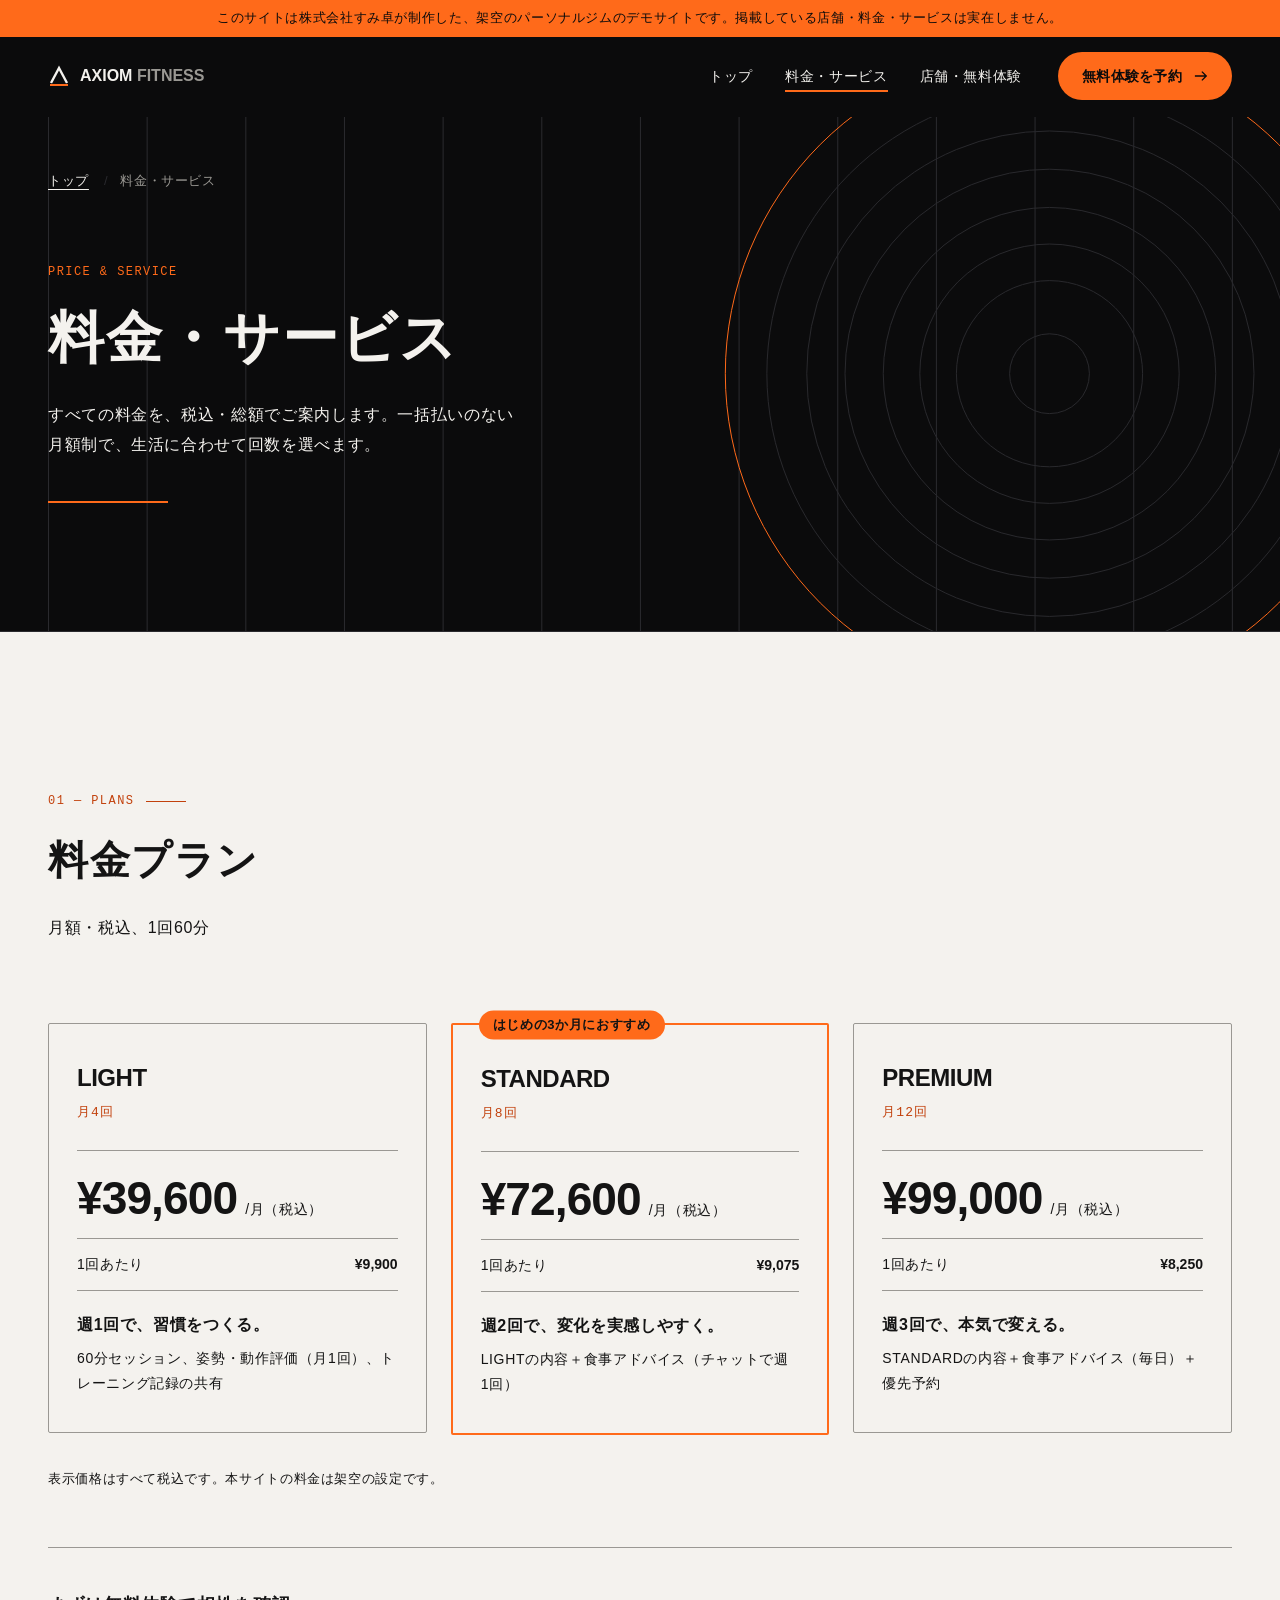
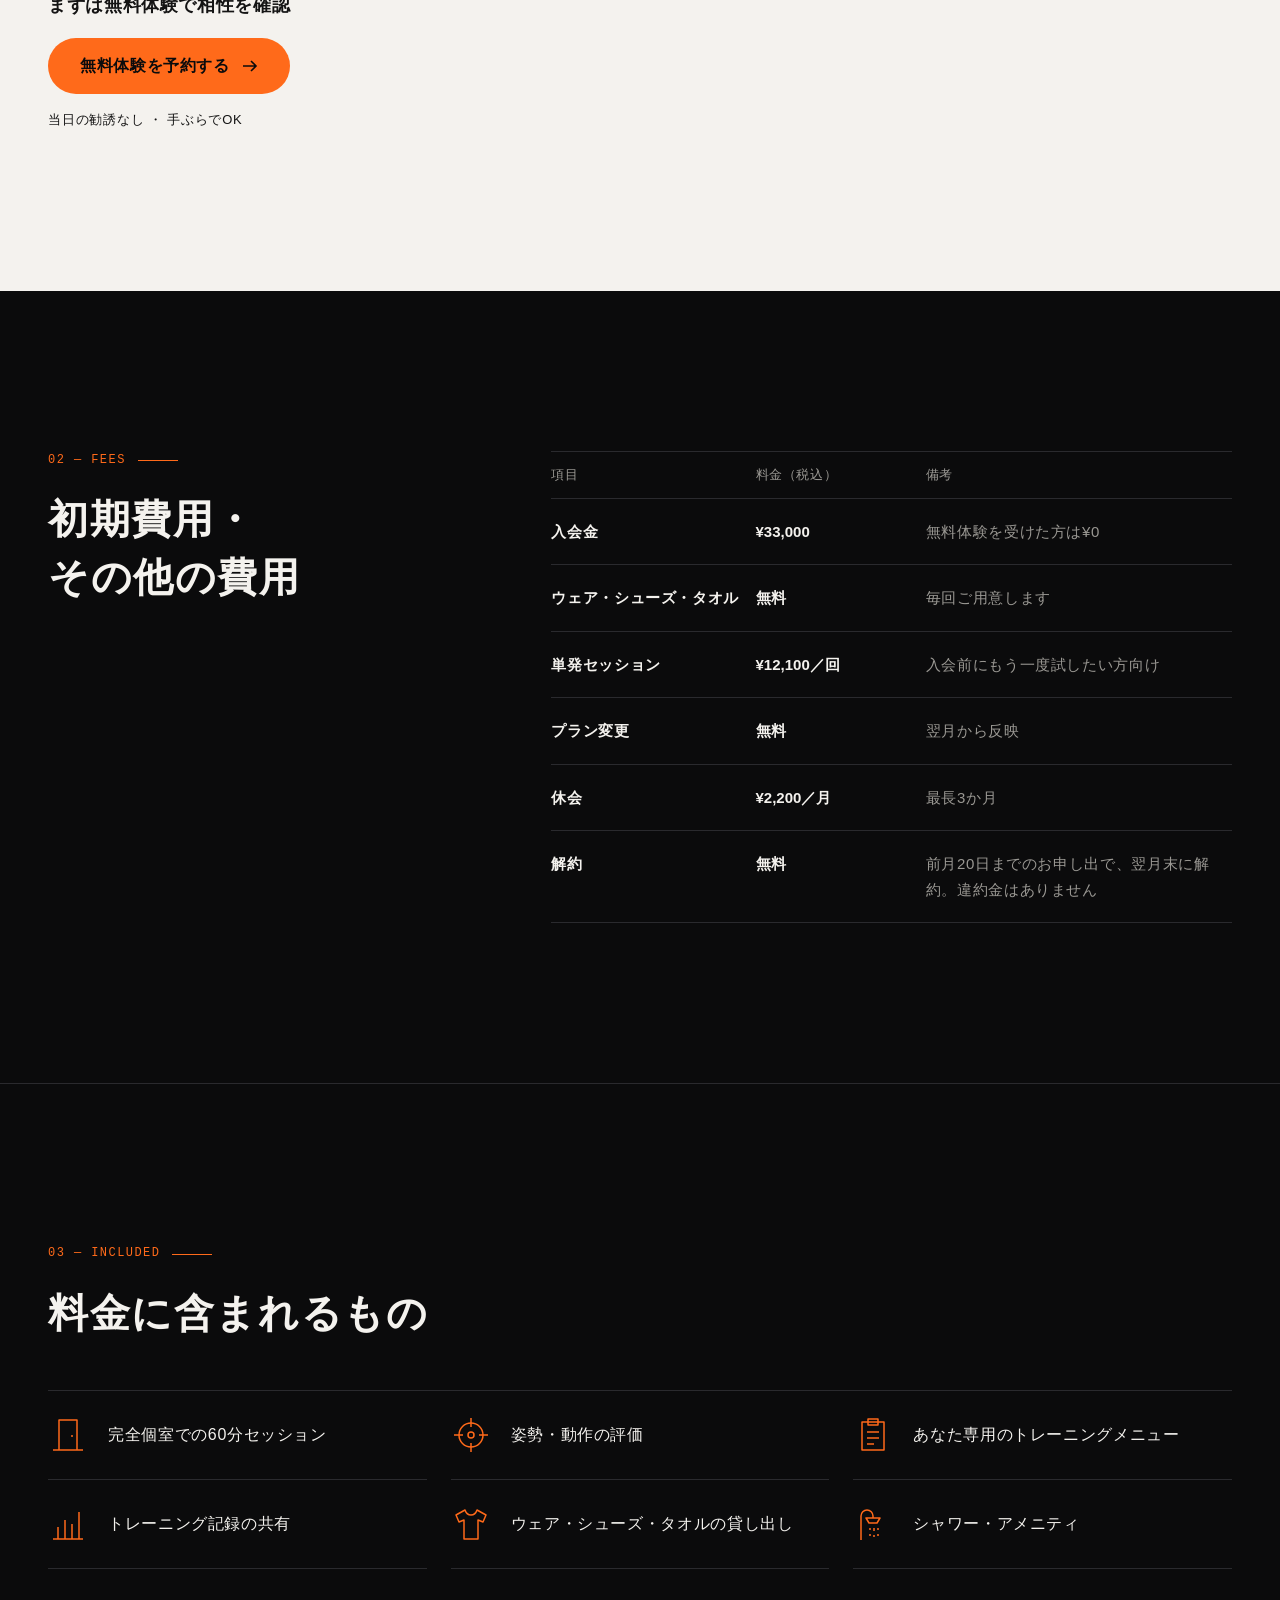
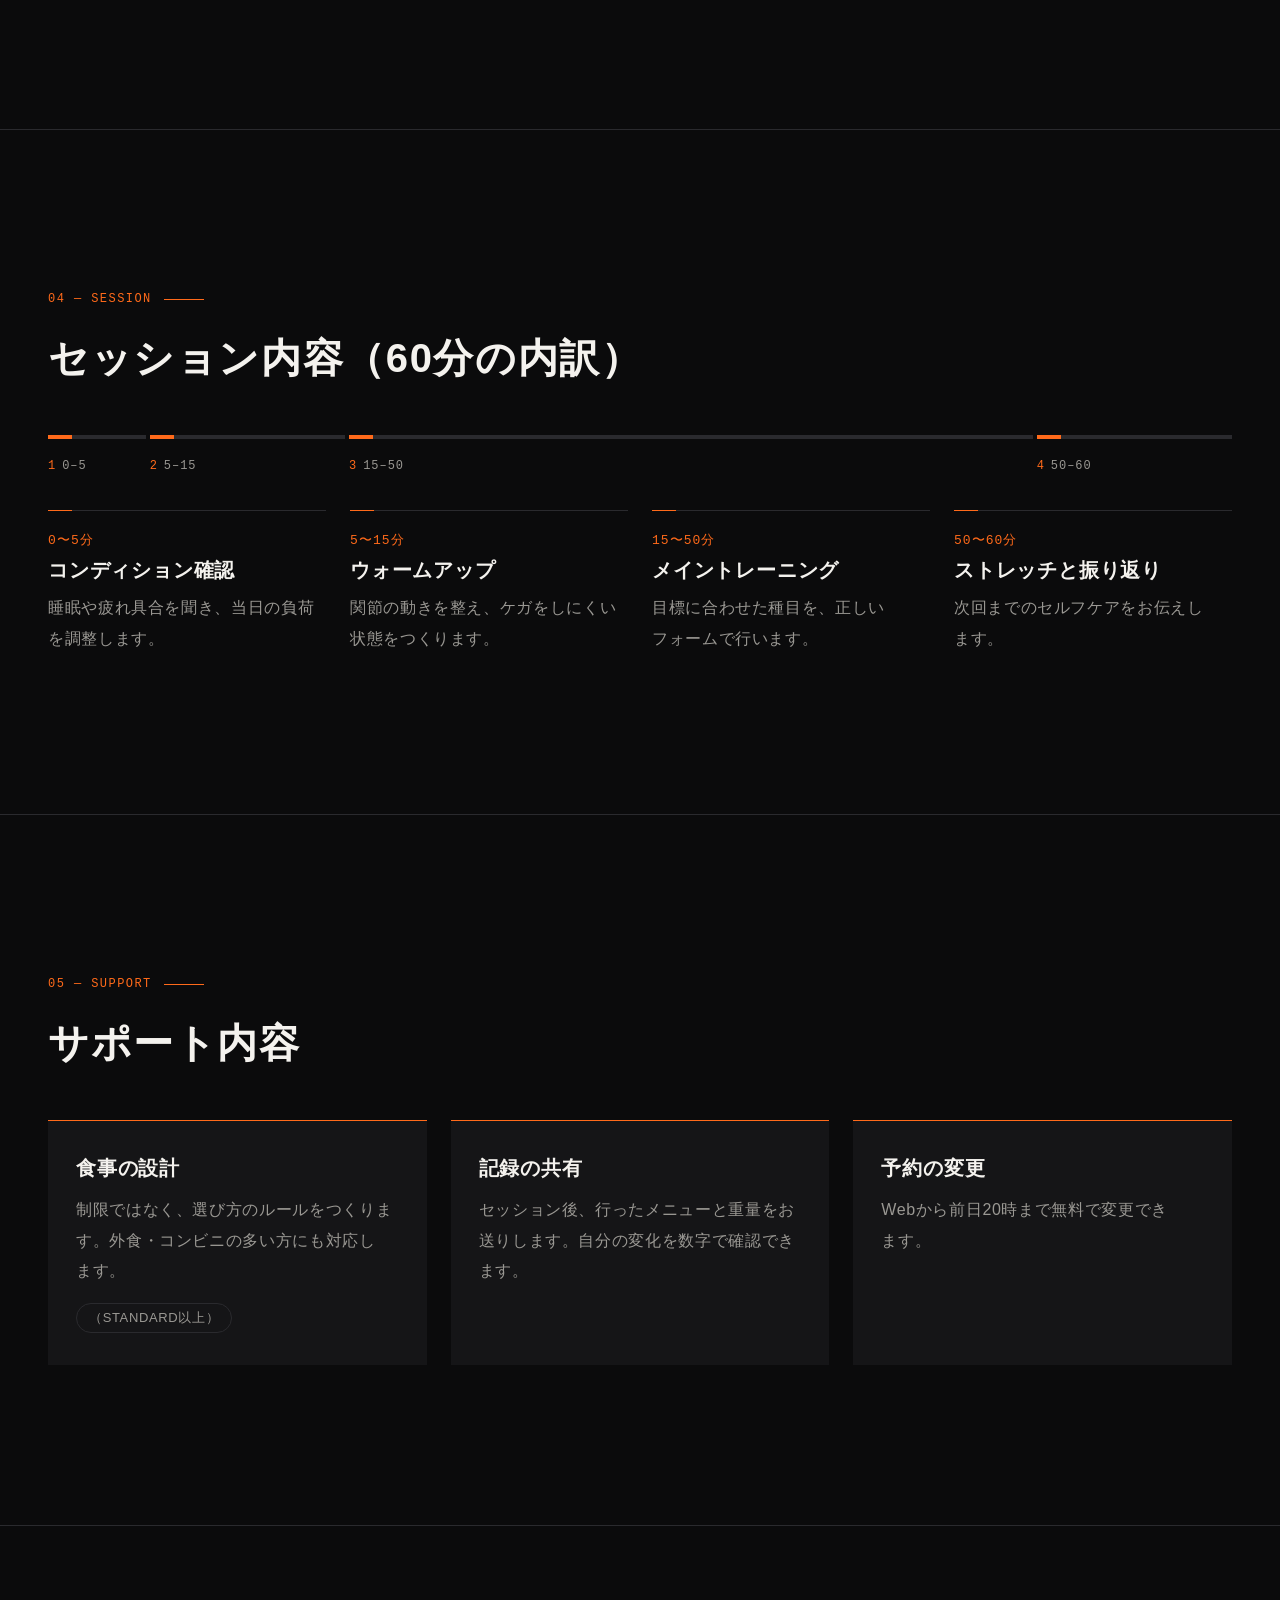
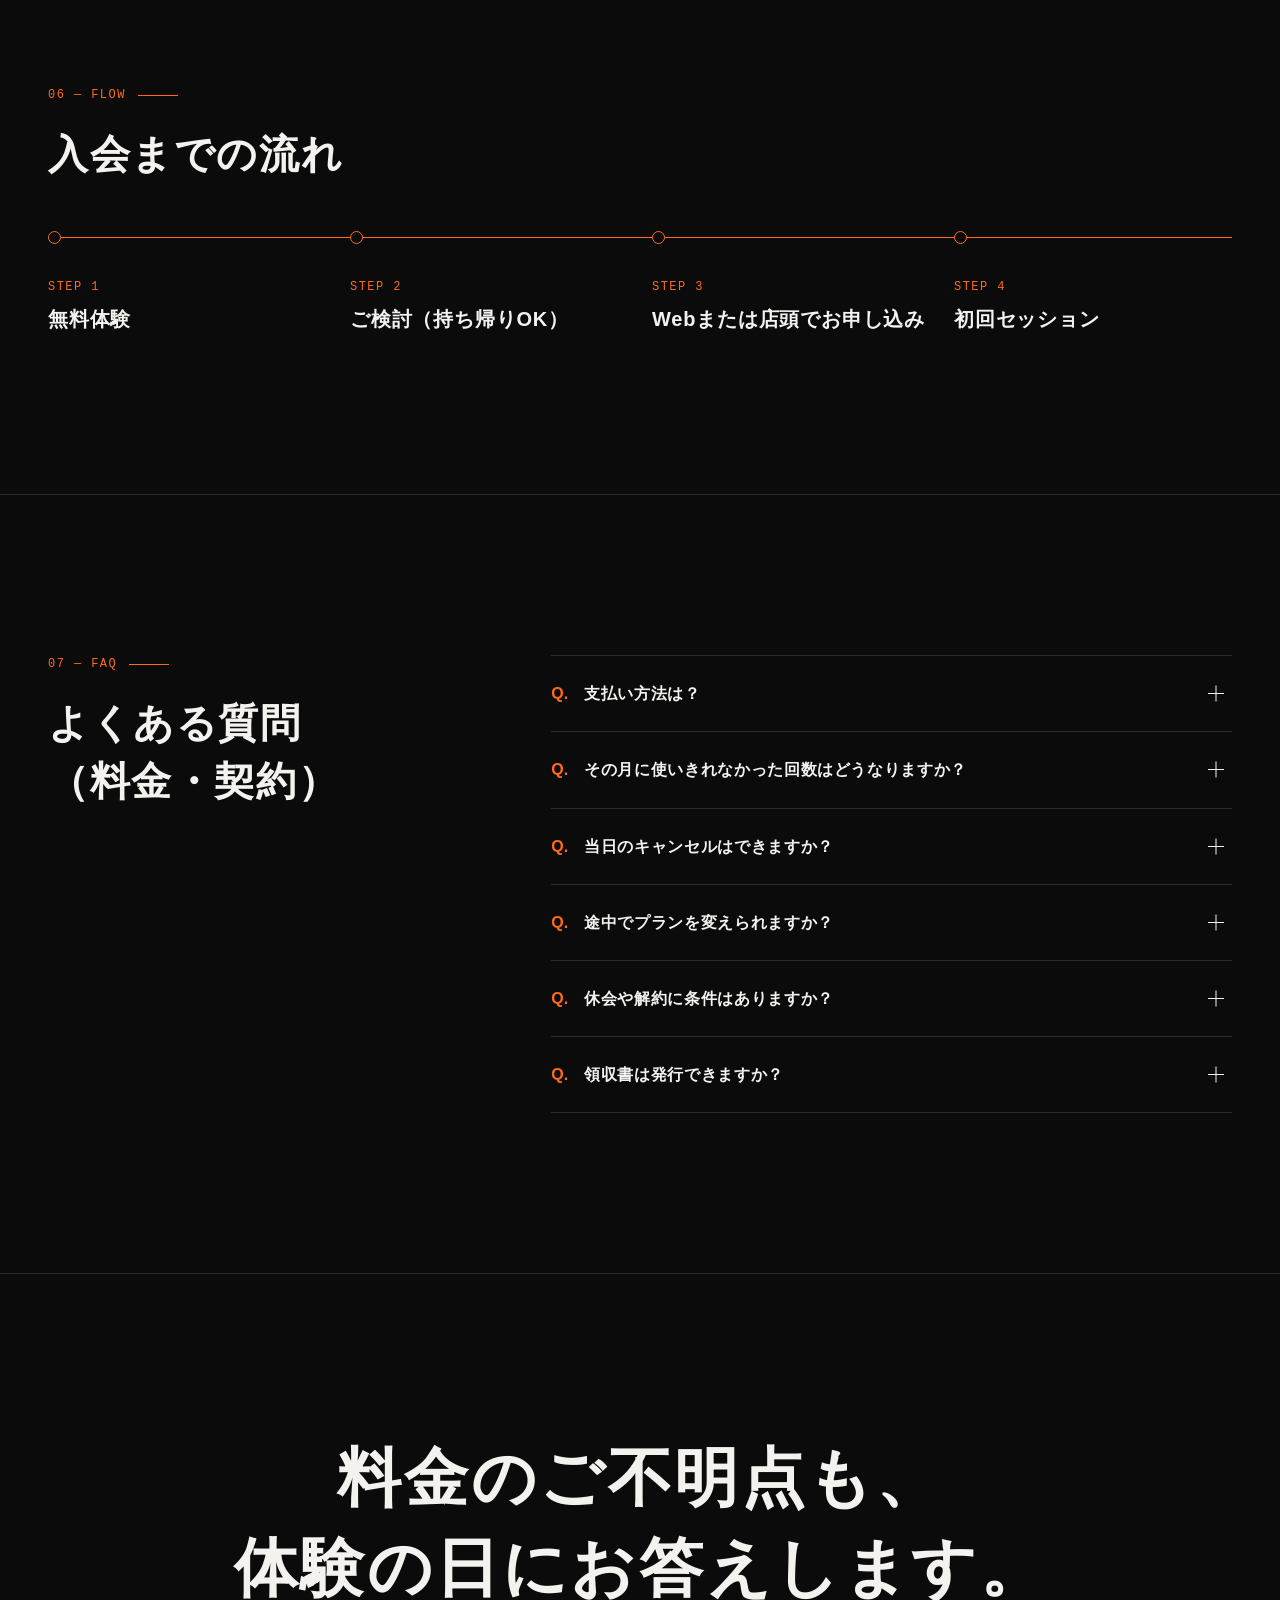
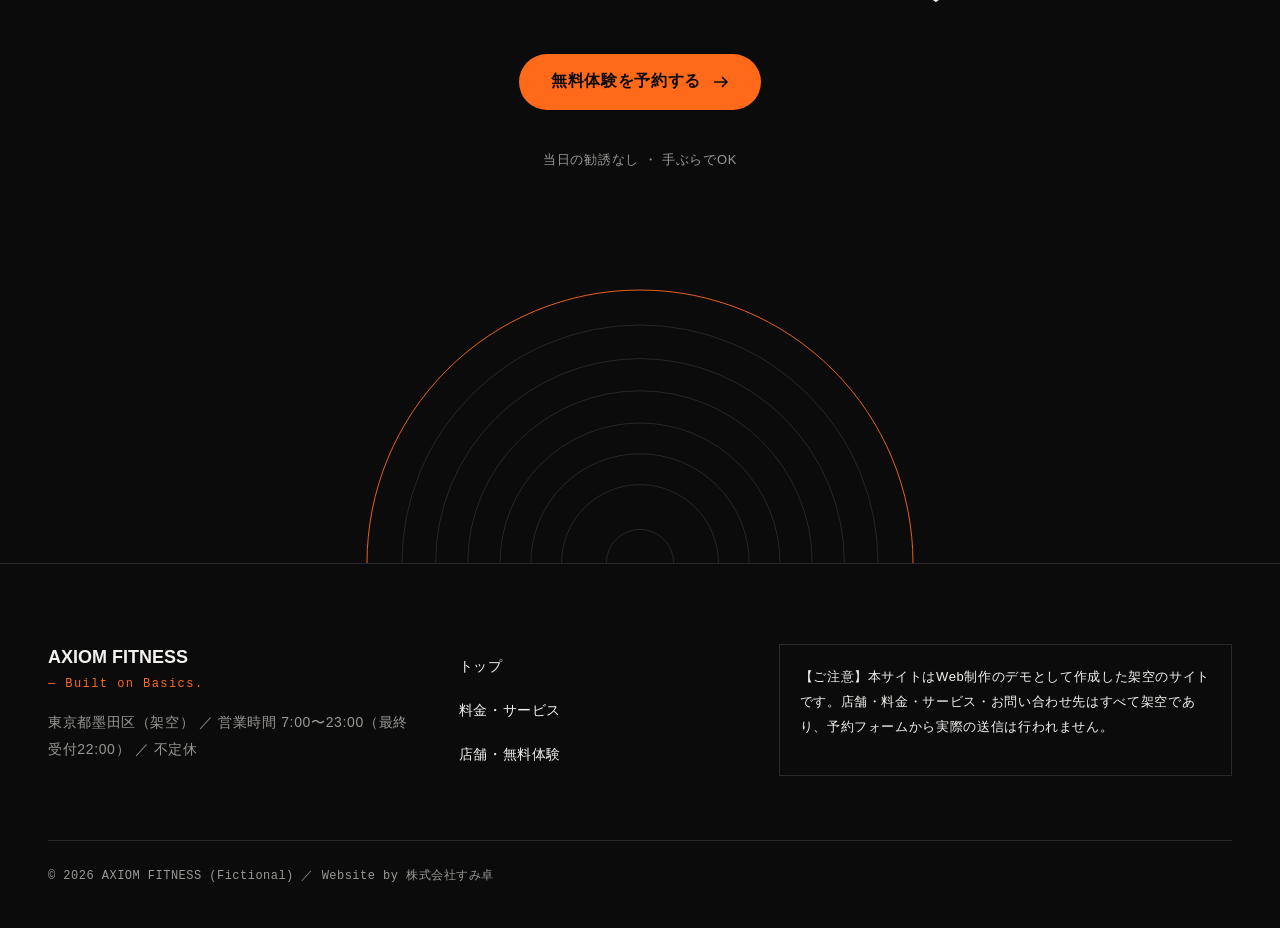
<file: service.html>
<!DOCTYPE html>
<html lang="ja">
<head>
  <meta charset="utf-8">
  <meta name="viewport" content="width=device-width, initial-scale=1, viewport-fit=cover">
  <!-- CSP：インラインのスクリプトはハッシュで許可（中身を変えたらハッシュも更新。README参照） -->
  <meta http-equiv="Content-Security-Policy" content="default-src 'self'; script-src 'self' 'sha256-WZRJfWvsnNCPcxzZwvyhovnZGqhZaC+8gPGPRbx6wTk='; style-src 'self' https://fonts.googleapis.com 'unsafe-inline'; font-src https://fonts.gstatic.com; img-src 'self' data:; connect-src 'self'; object-src 'none'; base-uri 'none'; form-action 'none'">
  <title>料金・サービス｜AXIOM FITNESS【架空デモ】</title>
  <meta name="description" content="月4回¥39,600（税込）からの月額制。入会金・休会・解約条件まで、かかる費用をすべて掲載しています。※架空のデモサイトです。">
  <!-- 架空のデモサイトのため、検索エンジンには載せない（実案件では削除） -->
  <meta name="robots" content="noindex, nofollow">
  <link rel="canonical" href="https://takuminurufff-collab.github.io/axiom-fitness/service.html">
  <meta name="theme-color" content="#0B0B0C">
  <meta property="og:title" content="料金・サービス｜AXIOM FITNESS【架空デモ】">
  <meta property="og:description" content="月4回¥39,600（税込）からの月額制。入会金・休会・解約条件まで、かかる費用をすべて掲載しています。※架空のデモサイトです。">
  <meta property="og:type" content="article">
  <meta property="og:url" content="https://takuminurufff-collab.github.io/axiom-fitness/service.html">
  <meta property="og:locale" content="ja_JP">
  <meta property="og:site_name" content="AXIOM FITNESS【架空デモ】">
  <meta property="og:image" content="https://takuminurufff-collab.github.io/axiom-fitness/assets/img/ogp.png">
  <meta property="og:image:width" content="1200">
  <meta property="og:image:height" content="630">
  <meta name="twitter:card" content="summary_large_image">
  <link rel="icon" href="assets/img/favicon.svg" type="image/svg+xml">
  <link rel="icon" href="assets/img/favicon-32.png" sizes="32x32" type="image/png">
  <link rel="preconnect" href="https://fonts.googleapis.com">
  <link rel="preconnect" href="https://fonts.gstatic.com" crossorigin>
  <!-- Webフォント：初回描画の後に main.js で適用する（フォントの取得で最初の描画を待たせないため。display=swap） -->
  <link rel="stylesheet" href="https://fonts.googleapis.com/css2?family=Archivo:wdth,wght@125,700&amp;family=IBM+Plex+Mono:wght@500&amp;display=swap" media="print" data-font-css>
  <!-- 和文フォントはサイトで使う文字だけを読み込む（文言を変えたら tools/update-font-subset.mjs を実行） -->
  <link rel="stylesheet" href="https://fonts.googleapis.com/css2?family=Zen+Kaku+Gothic+New:wght@400;500;700&amp;display=swap&amp;text=%22%23%24%26()%2B%2C-.%2F0123456789%3A%3DABCDEFGHIKLMNOPQRSTUVWXYZ%5B%5D_abcdefghiklmnopqrstuvwxy%7B%7D%C2%A5%C2%A9%E2%80%93%E2%80%94%E2%80%BB%E2%86%92%E2%86%93%E3%80%81%E3%80%82%E3%80%8C%E3%80%8D%E3%80%90%E3%80%91%E3%80%9C%E3%81%82%E3%81%84%E3%81%86%E3%81%88%E3%81%8A%E3%81%8B%E3%81%8C%E3%81%8D%E3%81%8F%E3%81%91%E3%81%92%E3%81%93%E3%81%94%E3%81%95%E3%81%97%E3%81%98%E3%81%99%E3%81%9A%E3%81%9B%E3%81%9D%E3%81%9F%E3%81%A0%E3%81%A1%E3%81%A3%E3%81%A4%E3%81%A5%E3%81%A6%E3%81%A7%E3%81%A8%E3%81%A9%E3%81%AA%E3%81%AB%E3%81%AE%E3%81%AF%E3%81%B0%E3%81%B2%E3%81%B3%E3%81%B6%E3%81%B8%E3%81%B9%E3%81%BB%E3%81%BC%E3%81%BE%E3%81%BF%E3%82%80%E3%82%81%E3%82%82%E3%82%84%E3%82%88%E3%82%89%E3%82%8A%E3%82%8B%E3%82%8C%E3%82%8F%E3%82%92%E3%82%93%E3%82%A2%E3%82%A3%E3%82%A4%E3%82%A6%E3%82%A7%E3%82%A8%E3%82%A9%E3%82%AA%E3%82%AB%E3%82%AC%E3%82%AD%E3%82%AF%E3%82%B0%E3%82%B1%E3%82%B3%E3%82%B5%E3%82%B7%E3%82%B8%E3%82%B9%E3%82%BA%E3%82%BB%E3%82%BD%E3%82%BF%E3%83%80%E3%83%81%E3%83%83%E3%83%86%E3%83%87%E3%83%88%E3%83%89%E3%83%8A%E3%83%8B%E3%83%8F%E3%83%90%E3%83%91%E3%83%93%E3%83%95%E3%83%97%E3%83%9A%E3%83%9B%E3%83%9C%E3%83%9D%E3%83%9F%E3%83%A0%E3%83%A1%E3%83%A2%E3%83%A3%E3%83%A4%E3%83%A5%E3%83%A7%E3%83%A9%E3%83%AA%E3%83%AB%E3%83%AC%E3%83%AF%E3%83%B3%E3%83%BB%E3%83%BC%E4%B8%80%E4%B8%88%E4%B8%89%E4%B8%8A%E4%B8%8D%E4%B8%AD%E4%BA%86%E4%BA%88%E4%BA%8B%E4%BA%AC%E4%BA%BA%E4%BB%8A%E4%BB%95%E4%BB%96%E4%BB%98%E4%BB%A3%E4%BB%A5%E4%BB%B6%E4%BB%BB%E4%BC%91%E4%BC%9A%E4%BC%9D%E4%BC%BA%E4%BD%93%E4%BD%95%E4%BD%9C%E4%BD%BF%E4%BE%9B%E4%BE%A1%E4%BF%9D%E4%BF%A1%E5%80%8B%E5%82%99%E5%84%AA%E5%85%88%E5%85%A5%E5%85%A8%E5%85%B1%E5%85%B7%E5%86%85%E5%87%BA%E5%88%86%E5%88%87%E5%88%9D%E5%88%A4%E5%88%A5%E5%88%A9%E5%88%B6%E5%88%BB%E5%89%8D%E5%8A%9B%E5%8A%A0%E5%8B%95%E5%8B%A2%E5%8B%A4%E5%8B%A7%E5%8C%96%E5%8C%BA%E5%8C%BB%E5%8D%93%E5%8D%98%E5%8F%82%E5%8F%8D%E5%8F%8E%E5%8F%96%E5%8F%97%E5%8F%A3%E5%8F%AF%E5%8F%B7%E5%90%88%E5%90%8C%E5%90%8D%E5%90%91%E5%90%AB%E5%95%8F%E5%96%84%E5%96%B6%E5%9B%9E%E5%9B%B3%E5%9C%9F%E5%9C%A8%E5%9C%B0%E5%9F%BA%E5%A0%B1%E5%A0%B4%E5%A2%A8%E5%A4%89%E5%A4%96%E5%A4%9A%E5%A4%9C%E5%A4%A7%E5%A4%AB%E5%A5%91%E5%A7%8B%E5%A7%BF%E5%AD%97%E5%AD%98%E5%AE%89%E5%AE%8C%E5%AE%9A%E5%AE%9F%E5%AE%A2%E5%AE%A4%E5%AE%B9%E5%AF%BE%E5%B0%82%E5%B0%91%E5%B7%B1%E5%B8%8C%E5%B8%AB%E5%B8%AF%E5%B8%B0%E5%B9%B4%E5%BA%97%E5%BA%A6%E5%BA%A7%E5%BC%8F%E5%BC%B1%E5%BC%B5%E5%BD%93%E5%BD%A2%E5%BE%8C%E5%BF%85%E5%BF%97%E5%BF%99%E5%BF%9C%E6%80%A7%E6%83%85%E6%84%8F%E6%84%9F%E6%85%8B%E6%85%A2%E6%85%A3%E6%85%AE%E6%88%90%E6%88%91%E6%88%BB%E6%89%80%E6%89%8B%E6%89%95%E6%89%B1%E6%8A%9E%E6%8B%AC%E6%8C%81%E6%8C%87%E6%8C%AF%E6%8E%B2%E6%8F%90%E6%94%AF%E6%94%B9%E6%95%B0%E6%95%B4%E6%96%87%E6%96%99%E6%96%AD%E6%96%B9%E6%97%A5%E6%98%8E%E6%98%A0%E6%99%82%E6%9B%B4%E6%9B%B8%E6%9B%BF%E6%9C%80%E6%9C%88%E6%9C%89%E6%9C%8D%E6%9C%9B%E6%9C%9D%E6%9C%9F%E6%9C%A8%E6%9C%AA%E6%9C%AB%E6%9C%AC%E6%9D%9F%E6%9D%A1%E6%9D%A5%E6%9D%B1%E6%9E%B6%E6%A0%AA%E6%A0%BC%E6%A1%88%E6%A4%9C%E6%A5%AD%E6%A5%B5%E6%A7%8B%E6%A7%98%E6%A8%99%E6%AC%84%E6%AC%A1%E6%AD%A3%E6%AD%A9%E6%AD%B3%E6%AE%8B%E6%AF%8E%E6%AF%94%E6%B0%97%E6%B0%B4%E6%B1%BA%E6%B3%81%E6%B3%95%E6%B3%A8%E6%B4%BB%E6%B5%81%E6%BA%80%E7%81%AB%E7%82%B9%E7%84%A1%E7%89%A9%E7%8A%B6%E7%90%86%E7%94%9F%E7%94%A8%E7%94%B0%E7%94%B1%E7%94%B3%E7%94%BB%E7%95%AA%E7%96%B2%E7%97%85%E7%97%9B%E7%99%BA%E7%9A%84%E7%9B%AE%E7%9B%B4%E7%9B%B8%E7%9C%A0%E7%9D%80%E7%9D%A1%E7%9F%A5%E7%A2%BA%E7%A4%BA%E7%A4%BE%E7%A8%8E%E7%A8%AE%E7%A9%8D%E7%A9%BA%E7%AB%8B%E7%AB%AF%E7%AC%AC%E7%AD%89%E7%AD%94%E7%AF%80%E7%B4%84%E7%B4%B0%E7%B5%82%E7%B5%84%E7%B5%8C%E7%B5%90%E7%B5%A1%E7%B6%99%E7%B6%9A%E7%B7%8F%E7%B7%92%E7%B9%B0%E7%BF%8C%E7%BF%92%E8%80%83%E8%80%85%E8%81%9E%E8%87%AA%E8%88%97%E8%89%AF%E8%8D%B7%E8%90%BD%E8%A1%8C%E8%A1%A3%E8%A1%A8%E8%A3%85%E8%A3%8F%E8%A4%87%E8%A6%81%E8%A6%8B%E8%A7%92%E8%A7%A3%E8%A8%88%E8%A8%8E%E8%A8%98%E8%A8%AD%E8%A8%B3%E8%A9%95%E8%A9%A6%E8%A9%B1%E8%A9%B3%E8%AA%8D%E8%AA%98%E8%AA%AC%E8%AA%BF%E8%AB%87%E8%AD%B7%E8%B2%A0%E8%B2%B8%E8%B2%BB%E8%B3%AA%E8%B6%8A%E8%B8%8F%E8%BA%AB%E8%BB%8A%E8%BC%89%E8%BE%BC%E8%BF%91%E8%BF%94%E8%BF%BD%E9%80%81%E9%80%94%E9%80%9A%E9%80%A3%E9%80%B1%E9%80%B2%E9%81%8B%E9%81%95%E9%81%A0%E9%81%B8%E9%83%BD%E9%87%8D%E9%87%8F%E9%87%91%E9%8C%B2%E9%95%B7%E9%96%8B%E9%96%93%E9%96%A2%E9%99%8D%E9%99%90%E9%99%A2%E9%9A%9B%E9%9A%A3%E9%9B%A3%E9%9B%BB%E9%9D%A2%E9%A0%85%E9%A0%88%E9%A0%91%E9%A0%98%E9%A0%AD%E9%A1%8D%E9%A1%94%E9%A3%9F%E9%A3%B2%E9%A7%90%E9%A8%93%EF%BC%88%EF%BC%89%EF%BC%8B%EF%BC%8F%EF%BC%9F%EF%BD%9C" media="print" data-font-css>
  <noscript>
    <link rel="stylesheet" href="https://fonts.googleapis.com/css2?family=Archivo:wdth,wght@125,700&amp;family=IBM+Plex+Mono:wght@500&amp;display=swap">
    <link rel="stylesheet" href="https://fonts.googleapis.com/css2?family=Zen+Kaku+Gothic+New:wght@400;500;700&amp;display=swap&amp;text=%22%23%24%26()%2B%2C-.%2F0123456789%3A%3DABCDEFGHIKLMNOPQRSTUVWXYZ%5B%5D_abcdefghiklmnopqrstuvwxy%7B%7D%C2%A5%C2%A9%E2%80%93%E2%80%94%E2%80%BB%E2%86%92%E2%86%93%E3%80%81%E3%80%82%E3%80%8C%E3%80%8D%E3%80%90%E3%80%91%E3%80%9C%E3%81%82%E3%81%84%E3%81%86%E3%81%88%E3%81%8A%E3%81%8B%E3%81%8C%E3%81%8D%E3%81%8F%E3%81%91%E3%81%92%E3%81%93%E3%81%94%E3%81%95%E3%81%97%E3%81%98%E3%81%99%E3%81%9A%E3%81%9B%E3%81%9D%E3%81%9F%E3%81%A0%E3%81%A1%E3%81%A3%E3%81%A4%E3%81%A5%E3%81%A6%E3%81%A7%E3%81%A8%E3%81%A9%E3%81%AA%E3%81%AB%E3%81%AE%E3%81%AF%E3%81%B0%E3%81%B2%E3%81%B3%E3%81%B6%E3%81%B8%E3%81%B9%E3%81%BB%E3%81%BC%E3%81%BE%E3%81%BF%E3%82%80%E3%82%81%E3%82%82%E3%82%84%E3%82%88%E3%82%89%E3%82%8A%E3%82%8B%E3%82%8C%E3%82%8F%E3%82%92%E3%82%93%E3%82%A2%E3%82%A3%E3%82%A4%E3%82%A6%E3%82%A7%E3%82%A8%E3%82%A9%E3%82%AA%E3%82%AB%E3%82%AC%E3%82%AD%E3%82%AF%E3%82%B0%E3%82%B1%E3%82%B3%E3%82%B5%E3%82%B7%E3%82%B8%E3%82%B9%E3%82%BA%E3%82%BB%E3%82%BD%E3%82%BF%E3%83%80%E3%83%81%E3%83%83%E3%83%86%E3%83%87%E3%83%88%E3%83%89%E3%83%8A%E3%83%8B%E3%83%8F%E3%83%90%E3%83%91%E3%83%93%E3%83%95%E3%83%97%E3%83%9A%E3%83%9B%E3%83%9C%E3%83%9D%E3%83%9F%E3%83%A0%E3%83%A1%E3%83%A2%E3%83%A3%E3%83%A4%E3%83%A5%E3%83%A7%E3%83%A9%E3%83%AA%E3%83%AB%E3%83%AC%E3%83%AF%E3%83%B3%E3%83%BB%E3%83%BC%E4%B8%80%E4%B8%88%E4%B8%89%E4%B8%8A%E4%B8%8D%E4%B8%AD%E4%BA%86%E4%BA%88%E4%BA%8B%E4%BA%AC%E4%BA%BA%E4%BB%8A%E4%BB%95%E4%BB%96%E4%BB%98%E4%BB%A3%E4%BB%A5%E4%BB%B6%E4%BB%BB%E4%BC%91%E4%BC%9A%E4%BC%9D%E4%BC%BA%E4%BD%93%E4%BD%95%E4%BD%9C%E4%BD%BF%E4%BE%9B%E4%BE%A1%E4%BF%9D%E4%BF%A1%E5%80%8B%E5%82%99%E5%84%AA%E5%85%88%E5%85%A5%E5%85%A8%E5%85%B1%E5%85%B7%E5%86%85%E5%87%BA%E5%88%86%E5%88%87%E5%88%9D%E5%88%A4%E5%88%A5%E5%88%A9%E5%88%B6%E5%88%BB%E5%89%8D%E5%8A%9B%E5%8A%A0%E5%8B%95%E5%8B%A2%E5%8B%A4%E5%8B%A7%E5%8C%96%E5%8C%BA%E5%8C%BB%E5%8D%93%E5%8D%98%E5%8F%82%E5%8F%8D%E5%8F%8E%E5%8F%96%E5%8F%97%E5%8F%A3%E5%8F%AF%E5%8F%B7%E5%90%88%E5%90%8C%E5%90%8D%E5%90%91%E5%90%AB%E5%95%8F%E5%96%84%E5%96%B6%E5%9B%9E%E5%9B%B3%E5%9C%9F%E5%9C%A8%E5%9C%B0%E5%9F%BA%E5%A0%B1%E5%A0%B4%E5%A2%A8%E5%A4%89%E5%A4%96%E5%A4%9A%E5%A4%9C%E5%A4%A7%E5%A4%AB%E5%A5%91%E5%A7%8B%E5%A7%BF%E5%AD%97%E5%AD%98%E5%AE%89%E5%AE%8C%E5%AE%9A%E5%AE%9F%E5%AE%A2%E5%AE%A4%E5%AE%B9%E5%AF%BE%E5%B0%82%E5%B0%91%E5%B7%B1%E5%B8%8C%E5%B8%AB%E5%B8%AF%E5%B8%B0%E5%B9%B4%E5%BA%97%E5%BA%A6%E5%BA%A7%E5%BC%8F%E5%BC%B1%E5%BC%B5%E5%BD%93%E5%BD%A2%E5%BE%8C%E5%BF%85%E5%BF%97%E5%BF%99%E5%BF%9C%E6%80%A7%E6%83%85%E6%84%8F%E6%84%9F%E6%85%8B%E6%85%A2%E6%85%A3%E6%85%AE%E6%88%90%E6%88%91%E6%88%BB%E6%89%80%E6%89%8B%E6%89%95%E6%89%B1%E6%8A%9E%E6%8B%AC%E6%8C%81%E6%8C%87%E6%8C%AF%E6%8E%B2%E6%8F%90%E6%94%AF%E6%94%B9%E6%95%B0%E6%95%B4%E6%96%87%E6%96%99%E6%96%AD%E6%96%B9%E6%97%A5%E6%98%8E%E6%98%A0%E6%99%82%E6%9B%B4%E6%9B%B8%E6%9B%BF%E6%9C%80%E6%9C%88%E6%9C%89%E6%9C%8D%E6%9C%9B%E6%9C%9D%E6%9C%9F%E6%9C%A8%E6%9C%AA%E6%9C%AB%E6%9C%AC%E6%9D%9F%E6%9D%A1%E6%9D%A5%E6%9D%B1%E6%9E%B6%E6%A0%AA%E6%A0%BC%E6%A1%88%E6%A4%9C%E6%A5%AD%E6%A5%B5%E6%A7%8B%E6%A7%98%E6%A8%99%E6%AC%84%E6%AC%A1%E6%AD%A3%E6%AD%A9%E6%AD%B3%E6%AE%8B%E6%AF%8E%E6%AF%94%E6%B0%97%E6%B0%B4%E6%B1%BA%E6%B3%81%E6%B3%95%E6%B3%A8%E6%B4%BB%E6%B5%81%E6%BA%80%E7%81%AB%E7%82%B9%E7%84%A1%E7%89%A9%E7%8A%B6%E7%90%86%E7%94%9F%E7%94%A8%E7%94%B0%E7%94%B1%E7%94%B3%E7%94%BB%E7%95%AA%E7%96%B2%E7%97%85%E7%97%9B%E7%99%BA%E7%9A%84%E7%9B%AE%E7%9B%B4%E7%9B%B8%E7%9C%A0%E7%9D%80%E7%9D%A1%E7%9F%A5%E7%A2%BA%E7%A4%BA%E7%A4%BE%E7%A8%8E%E7%A8%AE%E7%A9%8D%E7%A9%BA%E7%AB%8B%E7%AB%AF%E7%AC%AC%E7%AD%89%E7%AD%94%E7%AF%80%E7%B4%84%E7%B4%B0%E7%B5%82%E7%B5%84%E7%B5%8C%E7%B5%90%E7%B5%A1%E7%B6%99%E7%B6%9A%E7%B7%8F%E7%B7%92%E7%B9%B0%E7%BF%8C%E7%BF%92%E8%80%83%E8%80%85%E8%81%9E%E8%87%AA%E8%88%97%E8%89%AF%E8%8D%B7%E8%90%BD%E8%A1%8C%E8%A1%A3%E8%A1%A8%E8%A3%85%E8%A3%8F%E8%A4%87%E8%A6%81%E8%A6%8B%E8%A7%92%E8%A7%A3%E8%A8%88%E8%A8%8E%E8%A8%98%E8%A8%AD%E8%A8%B3%E8%A9%95%E8%A9%A6%E8%A9%B1%E8%A9%B3%E8%AA%8D%E8%AA%98%E8%AA%AC%E8%AA%BF%E8%AB%87%E8%AD%B7%E8%B2%A0%E8%B2%B8%E8%B2%BB%E8%B3%AA%E8%B6%8A%E8%B8%8F%E8%BA%AB%E8%BB%8A%E8%BC%89%E8%BE%BC%E8%BF%91%E8%BF%94%E8%BF%BD%E9%80%81%E9%80%94%E9%80%9A%E9%80%A3%E9%80%B1%E9%80%B2%E9%81%8B%E9%81%95%E9%81%A0%E9%81%B8%E9%83%BD%E9%87%8D%E9%87%8F%E9%87%91%E9%8C%B2%E9%95%B7%E9%96%8B%E9%96%93%E9%96%A2%E9%99%8D%E9%99%90%E9%99%A2%E9%9A%9B%E9%9A%A3%E9%9B%A3%E9%9B%BB%E9%9D%A2%E9%A0%85%E9%A0%88%E9%A0%91%E9%A0%98%E9%A0%AD%E9%A1%8D%E9%A1%94%E9%A3%9F%E9%A3%B2%E9%A7%90%E9%A8%93%EF%BC%88%EF%BC%89%EF%BC%8B%EF%BC%8F%EF%BC%9F%EF%BD%9C">
  </noscript>
  <link rel="stylesheet" href="assets/css/tokens.css">
  <link rel="stylesheet" href="assets/css/base.css">
  <link rel="stylesheet" href="assets/css/components.css">
  <link rel="stylesheet" href="assets/css/pages.css">
  <script>document.documentElement.classList.add("js");</script>
  <script src="assets/js/main.js" defer></script>
  <script type="application/ld+json">
  {
    "@context": "https://schema.org",
    "@type": "FAQPage",
    "mainEntity": [
      {
        "@type": "Question",
        "name": "支払い方法は？",
        "acceptedAnswer": { "@type": "Answer", "text": "クレジットカードまたは口座振替で、毎月のお支払いとなります。" }
      },
      {
        "@type": "Question",
        "name": "その月に使いきれなかった回数はどうなりますか？",
        "acceptedAnswer": { "@type": "Answer", "text": "翌月末まで繰り越せます。" }
      },
      {
        "@type": "Question",
        "name": "当日のキャンセルはできますか？",
        "acceptedAnswer": { "@type": "Answer", "text": "前日20時以降のキャンセルは、1回分の利用として扱います。体調不良などのご事情はご相談ください。" }
      },
      {
        "@type": "Question",
        "name": "途中でプランを変えられますか？",
        "acceptedAnswer": { "@type": "Answer", "text": "はい。毎月20日までのお申し出で、翌月から変更できます。" }
      },
      {
        "@type": "Question",
        "name": "休会や解約に条件はありますか？",
        "acceptedAnswer": { "@type": "Answer", "text": "違約金はありません。休会は月¥2,200で最長3か月、解約は前月20日までにお申し出ください。" }
      },
      {
        "@type": "Question",
        "name": "領収書は発行できますか？",
        "acceptedAnswer": { "@type": "Answer", "text": "はい、毎月発行できます。" }
      }
    ]
  }
  </script>
</head>
<body class="page-service has-sticky-cta" data-sticky="always">
  <a class="skip-link" href="#main">本文へスキップ</a>

  <div class="notice" role="note">
    <p>このサイトは株式会社すみ卓が制作した、架空のパーソナルジムのデモサイトです。掲載している店舗・料金・サービスは実在しません。</p>
  </div>

  <header class="site-header">
    <div class="container header-inner">
      <a class="logo" href="index.html">
        <svg class="logo__mark" viewBox="0 0 22 22" width="22" height="22" aria-hidden="true" focusable="false"><path d="M3 18 11 3l8 15" fill="none" stroke="currentColor" stroke-width="2.4"/><rect x="2" y="19" width="18" height="2" fill="#FF6A1A"/></svg>
        <span class="logo__text">AXIOM <span>FITNESS</span></span>
      </a>
      <nav class="global-nav" id="global-nav" aria-label="グローバルナビゲーション">
        <ul>
          <li><a href="index.html">トップ</a></li>
          <li><a href="service.html" aria-current="page">料金・サービス</a></li>
          <li><a href="reserve.html">店舗・無料体験</a></li>
        </ul>
      </nav>
      <a class="btn btn--primary btn--sm header-cta" href="reserve.html#form" data-cta="header">無料体験を予約<svg class="btn__arrow" viewBox="0 0 16 16" width="16" height="16" aria-hidden="true" focusable="false"><path d="M1 8h13M9 3l5 5-5 5" fill="none" stroke="currentColor" stroke-width="1.6"/></svg></a>
      <button class="menu-toggle" type="button" aria-expanded="false" aria-controls="global-nav">
        <span class="menu-toggle__bars" aria-hidden="true"></span>
        <span class="visually-hidden" data-menu-label>メニューを開く</span>
      </button>
    </div>
  </header>

  <main id="main" tabindex="-1">
    <!-- PAGE HERO -->
    <section class="page-hero" aria-labelledby="page-title">
      <div class="grid-bg" aria-hidden="true"></div>
      <img class="page-hero__plate" src="assets/img/plate.svg" width="800" height="800" alt="" aria-hidden="true">
      <div class="container">
        <nav class="breadcrumb" aria-label="パンくずリスト">
          <ol>
            <li><a href="index.html">トップ</a></li>
            <li><span aria-current="page">料金・サービス</span></li>
          </ol>
        </nav>
        <div class="page-hero__inner">
          <p class="page-hero__label">PRICE &amp; SERVICE</p>
          <h1 id="page-title">料金・サービス</h1>
          <p class="page-hero__lead">すべての料金を、税込・総額でご案内します。一括払いのない月額制で、生活に合わせて回数を選べます。</p>
          <span class="page-hero__rule" aria-hidden="true"></span>
        </div>
      </div>
    </section>

    <!-- 01 PLANS（ライトセクション） -->
    <section class="section section--light" aria-labelledby="plans-title">
      <div class="container">
        <div class="sec-head" data-reveal>
          <p class="sec-num">01 — PLANS</p>
          <h2 id="plans-title">料金プラン</h2>
          <p class="sec-lead">月額・税込、1回60分</p>
        </div>
        <ul class="plans" data-stagger>
          <li class="plan" data-reveal>
            <h3 class="plan__name">LIGHT</h3>
            <p class="plan__count">月4回</p>
            <p class="plan__price"><span class="plan__amount">¥39,600</span><span class="plan__unit">/月（税込）</span></p>
            <dl class="plan__per"><dt>1回あたり</dt><dd>¥9,900</dd></dl>
            <p class="plan__lead">週1回で、習慣をつくる。</p>
            <p class="plan__desc">60分セッション、姿勢・動作評価（月1回）、トレーニング記録の共有</p>
          </li>
          <li class="plan plan--featured" data-reveal>
            <p class="plan__badge">はじめの3か月におすすめ</p>
            <h3 class="plan__name">STANDARD</h3>
            <p class="plan__count">月8回</p>
            <p class="plan__price"><span class="plan__amount">¥72,600</span><span class="plan__unit">/月（税込）</span></p>
            <dl class="plan__per"><dt>1回あたり</dt><dd>¥9,075</dd></dl>
            <p class="plan__lead">週2回で、変化を実感しやすく。</p>
            <p class="plan__desc">LIGHTの内容＋食事アドバイス（チャットで週1回）</p>
          </li>
          <li class="plan" data-reveal>
            <h3 class="plan__name">PREMIUM</h3>
            <p class="plan__count">月12回</p>
            <p class="plan__price"><span class="plan__amount">¥99,000</span><span class="plan__unit">/月（税込）</span></p>
            <dl class="plan__per"><dt>1回あたり</dt><dd>¥8,250</dd></dl>
            <p class="plan__lead">週3回で、本気で変える。</p>
            <p class="plan__desc">STANDARDの内容＋食事アドバイス（毎日）＋優先予約</p>
          </li>
        </ul>
        <p class="note plans-note">表示価格はすべて税込です。本サイトの料金は架空の設定です。</p>
        <div class="plans-cta cta" data-reveal>
          <p class="plans-cta__lead">まずは無料体験で相性を確認</p>
          <a class="btn btn--primary" href="reserve.html#form" data-cta="plans">無料体験を予約する<svg class="btn__arrow" viewBox="0 0 16 16" width="16" height="16" aria-hidden="true" focusable="false"><path d="M1 8h13M9 3l5 5-5 5" fill="none" stroke="currentColor" stroke-width="1.6"/></svg></a>
          <p class="cta__assure">当日の勧誘なし ・ 手ぶらでOK</p>
        </div>
      </div>
    </section>

    <!-- 02 FEES -->
    <section class="section" aria-labelledby="fees-title">
      <div class="container split">
        <div class="split__head">
          <div class="sec-head" data-reveal>
            <p class="sec-num">02 — FEES</p>
            <h2 id="fees-title">初期費用・その他の費用</h2>
          </div>
        </div>
        <div class="split__body" data-reveal>
          <table class="fee-table">
            <thead>
              <tr>
                <th scope="col">項目</th>
                <th scope="col">料金（税込）</th>
                <th scope="col">備考</th>
              </tr>
            </thead>
            <tbody>
              <tr>
                <th scope="row">入会金</th>
                <td class="fee-table__price" data-label="料金（税込）">¥33,000</td>
                <td data-label="備考">無料体験を受けた方は¥0</td>
              </tr>
              <tr>
                <th scope="row">ウェア・シューズ・タオル</th>
                <td class="fee-table__price" data-label="料金（税込）">無料</td>
                <td data-label="備考">毎回ご用意します</td>
              </tr>
              <tr>
                <th scope="row">単発セッション</th>
                <td class="fee-table__price" data-label="料金（税込）">¥12,100／回</td>
                <td data-label="備考">入会前にもう一度試したい方向け</td>
              </tr>
              <tr>
                <th scope="row">プラン変更</th>
                <td class="fee-table__price" data-label="料金（税込）">無料</td>
                <td data-label="備考">翌月から反映</td>
              </tr>
              <tr>
                <th scope="row">休会</th>
                <td class="fee-table__price" data-label="料金（税込）">¥2,200／月</td>
                <td data-label="備考">最長3か月</td>
              </tr>
              <tr>
                <th scope="row">解約</th>
                <td class="fee-table__price" data-label="料金（税込）">無料</td>
                <td data-label="備考">前月20日までのお申し出で、翌月末に解約。違約金はありません</td>
              </tr>
            </tbody>
          </table>
        </div>
      </div>
    </section>

    <!-- 03 INCLUDED -->
    <section class="section" aria-labelledby="included-title">
      <div class="container">
        <div class="sec-head" data-reveal>
          <p class="sec-num">03 — INCLUDED</p>
          <h2 id="included-title">料金に含まれるもの</h2>
        </div>
        <ul class="icon-list" data-stagger>
          <li data-reveal>
            <svg viewBox="0 0 40 40" width="40" height="40" fill="none" stroke="currentColor" stroke-width="1.5" stroke-linejoin="round" aria-hidden="true" focusable="false"><path d="M11 35V5h18v30M5 35h30"/><path d="M24 20v2"/></svg>
            完全個室での60分セッション
          </li>
          <li data-reveal>
            <svg viewBox="0 0 40 40" width="40" height="40" fill="none" stroke="currentColor" stroke-width="1.5" aria-hidden="true" focusable="false"><circle cx="20" cy="20" r="12"/><circle cx="20" cy="20" r="3"/><path d="M20 3v9M20 28v9M3 20h9M28 20h9"/></svg>
            姿勢・動作の評価
          </li>
          <li data-reveal>
            <svg viewBox="0 0 40 40" width="40" height="40" fill="none" stroke="currentColor" stroke-width="1.5" stroke-linejoin="round" aria-hidden="true" focusable="false"><path d="M9 7h22v28H9z"/><path d="M15 4h10v6H15zM14 17h12M14 23h12M14 29h7"/></svg>
            あなた専用のトレーニングメニュー
          </li>
          <li data-reveal>
            <svg viewBox="0 0 40 40" width="40" height="40" fill="none" stroke="currentColor" stroke-width="1.5" aria-hidden="true" focusable="false"><path d="M5 35h30M10 35V23M17 35V16M24 35V20M31 35V8"/></svg>
            トレーニング記録の共有
          </li>
          <li data-reveal>
            <svg viewBox="0 0 40 40" width="40" height="40" fill="none" stroke="currentColor" stroke-width="1.5" stroke-linejoin="round" aria-hidden="true" focusable="false"><path d="M14 6 5 11l3 7 5-2v19h14V16l5 2 3-7-9-5c-1 3-3 5-6 5s-5-2-6-5z"/></svg>
            ウェア・シューズ・タオルの貸し出し
          </li>
          <li data-reveal>
            <svg viewBox="0 0 40 40" width="40" height="40" fill="none" stroke="currentColor" stroke-width="1.5" stroke-linejoin="round" aria-hidden="true" focusable="false"><path d="M8 36V12a6 6 0 0 1 12 0v2"/><path d="M13 14h14l-3 5H16z"/><path d="M17 24v2M21 24v3M25 24v2M17 30v2M21 31v2M25 30v2"/></svg>
            シャワー・アメニティ
          </li>
        </ul>
      </div>
    </section>

    <!-- 04 SESSION -->
    <section class="section" aria-labelledby="session-title">
      <div class="container">
        <div class="sec-head" data-reveal>
          <p class="sec-num">04 — SESSION</p>
          <h2 id="session-title">セッション内容（60分の内訳）</h2>
        </div>
        <div class="timeline" style="--cols: 5fr 10fr 35fr 10fr">
          <div class="timeline__bar" aria-hidden="true">
            <span class="timeline__seg"><b>1</b>0–5</span>
            <span class="timeline__seg"><b>2</b>5–15</span>
            <span class="timeline__seg"><b>3</b>15–50</span>
            <span class="timeline__seg"><b>4</b>50–60</span>
          </div>
          <ol class="timeline__list" data-stagger>
            <li class="timeline__item" data-reveal>
              <span class="timeline__time">0〜5分</span>
              <h3>コンディション確認</h3>
              <p>睡眠や疲れ具合を聞き、当日の負荷を調整します。</p>
            </li>
            <li class="timeline__item" data-reveal>
              <span class="timeline__time">5〜15分</span>
              <h3>ウォームアップ</h3>
              <p>関節の動きを整え、ケガをしにくい状態をつくります。</p>
            </li>
            <li class="timeline__item" data-reveal>
              <span class="timeline__time">15〜50分</span>
              <h3>メイントレーニング</h3>
              <p>目標に合わせた種目を、正しいフォームで行います。</p>
            </li>
            <li class="timeline__item" data-reveal>
              <span class="timeline__time">50〜60分</span>
              <h3>ストレッチと振り返り</h3>
              <p>次回までのセルフケアをお伝えします。</p>
            </li>
          </ol>
        </div>
      </div>
    </section>

    <!-- 05 SUPPORT -->
    <section class="section" aria-labelledby="support-title">
      <div class="container">
        <div class="sec-head" data-reveal>
          <p class="sec-num">05 — SUPPORT</p>
          <h2 id="support-title">サポート内容</h2>
        </div>
        <div class="support-list" data-stagger>
          <article class="support" data-reveal>
            <h3>食事の設計</h3>
            <p>制限ではなく、選び方のルールをつくります。外食・コンビニの多い方にも対応します。</p>
            <p class="support__tag">（STANDARD以上）</p>
          </article>
          <article class="support" data-reveal>
            <h3>記録の共有</h3>
            <p>セッション後、行ったメニューと重量をお送りします。自分の変化を数字で確認できます。</p>
          </article>
          <article class="support" data-reveal>
            <h3>予約の変更</h3>
            <p>Webから前日20時まで無料で変更できます。</p>
          </article>
        </div>
      </div>
    </section>

    <!-- 06 FLOW -->
    <section class="section" aria-labelledby="join-title">
      <div class="container">
        <div class="sec-head" data-reveal>
          <p class="sec-num">06 — FLOW</p>
          <h2 id="join-title">入会までの流れ</h2>
        </div>
        <ol class="steps steps--compact" data-stagger>
          <li class="steps__item" data-reveal>
            <span class="steps__label">STEP 1</span>
            <h3>無料体験</h3>
          </li>
          <li class="steps__item" data-reveal>
            <span class="steps__label">STEP 2</span>
            <h3>ご検討（持ち帰りOK）</h3>
          </li>
          <li class="steps__item" data-reveal>
            <span class="steps__label">STEP 3</span>
            <h3>Webまたは店頭でお申し込み</h3>
          </li>
          <li class="steps__item" data-reveal>
            <span class="steps__label">STEP 4</span>
            <h3>初回セッション</h3>
          </li>
        </ol>
      </div>
    </section>

    <!-- 07 FAQ -->
    <section class="section" id="faq" aria-labelledby="faq-title">
      <div class="container split">
        <div class="split__head">
          <div class="sec-head" data-reveal>
            <p class="sec-num">07 — FAQ</p>
            <h2 id="faq-title">よくある質問（料金・契約）</h2>
          </div>
        </div>
        <div class="split__body">
          <div class="faq" data-reveal>
            <details>
              <summary><span class="faq__q">Q.</span><span>支払い方法は？</span></summary>
              <div class="faq__a"><span class="faq__q">A.</span><p>クレジットカードまたは口座振替で、毎月のお支払いとなります。</p></div>
            </details>
            <details>
              <summary><span class="faq__q">Q.</span><span>その月に使いきれなかった回数はどうなりますか？</span></summary>
              <div class="faq__a"><span class="faq__q">A.</span><p>翌月末まで繰り越せます。</p></div>
            </details>
            <details>
              <summary><span class="faq__q">Q.</span><span>当日のキャンセルはできますか？</span></summary>
              <div class="faq__a"><span class="faq__q">A.</span><p>前日20時以降のキャンセルは、1回分の利用として扱います。体調不良などのご事情はご相談ください。</p></div>
            </details>
            <details>
              <summary><span class="faq__q">Q.</span><span>途中でプランを変えられますか？</span></summary>
              <div class="faq__a"><span class="faq__q">A.</span><p>はい。毎月20日までのお申し出で、翌月から変更できます。</p></div>
            </details>
            <details>
              <summary><span class="faq__q">Q.</span><span>休会や解約に条件はありますか？</span></summary>
              <div class="faq__a"><span class="faq__q">A.</span><p>違約金はありません。休会は月¥2,200で最長3か月、解約は前月20日までにお申し出ください。</p></div>
            </details>
            <details>
              <summary><span class="faq__q">Q.</span><span>領収書は発行できますか？</span></summary>
              <div class="faq__a"><span class="faq__q">A.</span><p>はい、毎月発行できます。</p></div>
            </details>
          </div>
        </div>
      </div>
    </section>

    <!-- CTA -->
    <section class="section final-cta" aria-labelledby="cta-title">
      <img class="final-cta__plate" src="assets/img/plate.svg" width="800" height="800" alt="" aria-hidden="true" loading="lazy">
      <div class="container">
        <h2 id="cta-title" data-reveal><span class="ib">料金のご不明点も、</span><span class="ib">体験の日にお答えします。</span></h2>
        <div class="cta cta--center" data-reveal>
          <a class="btn btn--primary" href="reserve.html#form" data-cta="service-bottom">無料体験を予約する<svg class="btn__arrow" viewBox="0 0 16 16" width="16" height="16" aria-hidden="true" focusable="false"><path d="M1 8h13M9 3l5 5-5 5" fill="none" stroke="currentColor" stroke-width="1.6"/></svg></a>
          <p class="cta__assure">当日の勧誘なし ・ 手ぶらでOK</p>
        </div>
      </div>
    </section>
  </main>

  <footer class="site-footer">
    <div class="container">
      <div class="footer-grid">
        <div class="footer-brand">
          <p class="footer-brand__name">AXIOM FITNESS <span>— Built on Basics.</span></p>
          <p class="footer-info">東京都墨田区（架空） ／ 営業時間 7:00〜23:00（最終受付22:00） ／ 不定休</p>
        </div>
        <nav class="footer-nav" aria-label="フッターナビゲーション">
          <ul>
            <li><a href="index.html">トップ</a></li>
            <li><a href="service.html" aria-current="page">料金・サービス</a></li>
            <li><a href="reserve.html">店舗・無料体験</a></li>
          </ul>
        </nav>
        <p class="footer-caution">【ご注意】本サイトはWeb制作のデモとして作成した架空のサイトです。店舗・料金・サービス・お問い合わせ先はすべて架空であり、予約フォームから実際の送信は行われません。</p>
      </div>
      <div class="footer-bottom">
        <p>© 2026 AXIOM FITNESS (Fictional) ／ Website by 株式会社すみ卓</p>
      </div>
    </div>
  </footer>

  <div class="sticky-cta" data-sticky-cta>
    <a class="btn btn--primary" href="reserve.html#form" data-cta="sticky">60分無料体験を予約する <span aria-hidden="true">→</span></a>
  </div>
</body>
</html>
</file>
<file: assets/css/tokens.css>
:root {
  --color-black: #0B0B0C;
  --color-surface: #151517;
  --color-line: #2A2A2E;
  --color-white: #F4F2EE;
  --color-gray: #9A9893;
  --color-ink: #141414;
  --color-orange: #FF6A1A;
  --color-orange-deep: #C2410C;
  --color-error: #FF8A80;

  --font-en: "Archivo", "Zen Kaku Gothic New", "Arial Black", "Helvetica Neue", Arial, sans-serif;
  --font-ja: "Zen Kaku Gothic New", "Hiragino Sans", "Hiragino Kaku Gothic ProN", "Yu Gothic", Meiryo, sans-serif;
  --font-mono: "IBM Plex Mono", "Zen Kaku Gothic New", ui-monospace, "SFMono-Regular", Menlo, Consolas, monospace;

  --fs-display: clamp(48px, 9vw, 128px);
  --fs-h1: clamp(32px, 5vw, 56px);
  --fs-h2: clamp(26px, 3.6vw, 40px);
  --fs-h3: 20px;
  --fs-body: 16px;
  --fs-note: 13px;
  --fs-label: 12px;

  --lh-body: 1.9;
  --ls-ja: 0.04em;
  --ls-en: -0.02em;
  --ls-mono: 0.12em;

  --container: 1200px;
  --gutter: 20px;
  --section-y: 96px;
  --header-h: 64px;
  --sticky-h: 64px;

  --ease-out: cubic-bezier(0.16, 1, 0.3, 1);
}

@media (min-width: 768px) {
  :root {
    --gutter: 32px;
    --section-y: 128px;
    --header-h: 72px;
  }
}

@media (min-width: 1080px) {
  :root {
    --gutter: 48px;
    --section-y: 160px;
    --header-h: 80px;
  }
}
</file>
<file: assets/css/base.css>
*,
*::before,
*::after {
  box-sizing: border-box;
}

html {
  -webkit-text-size-adjust: 100%;
  text-size-adjust: 100%;
  scroll-behavior: smooth;
  scroll-padding-top: calc(var(--header-h) + 16px);
  interpolate-size: allow-keywords;
}

body,
h1, h2, h3, h4, p, ul, ol, dl, dd, figure, blockquote, fieldset, legend {
  margin: 0;
}

ul, ol {
  padding: 0;
  list-style: none;
}

fieldset {
  border: 0;
  padding: 0;
  min-width: 0;
}

legend {
  padding: 0;
}

img,
svg {
  display: block;
  max-width: 100%;
}

img {
  height: auto;
}

button,
input,
select,
textarea {
  font: inherit;
  color: inherit;
}

button {
  cursor: pointer;
}

table {
  border-collapse: collapse;
  width: 100%;
}

[hidden] {
  display: none !important;
}

body {
  background: var(--color-black);
  color: var(--color-white);
  font-family: var(--font-ja);
  font-size: var(--fs-body);
  font-weight: 400;
  line-height: var(--lh-body);
  letter-spacing: var(--ls-ja);
  font-feature-settings: "palt" 0;
  -webkit-font-smoothing: antialiased;
  -moz-osx-font-smoothing: grayscale;
  overflow-wrap: anywhere;
  line-break: strict;
  word-break: normal;
}

h1, h2, h3 {
  font-weight: 700;
  line-height: 1.5;
  letter-spacing: 0.04em;
}

h1 {
  font-size: var(--fs-h1);
  line-height: 1.35;
}

h2 {
  font-size: var(--fs-h2);
  line-height: 1.45;
}

h3 {
  font-size: var(--fs-h3);
}

p {
  max-width: 38em;
}

a {
  color: inherit;
}

strong {
  font-weight: 700;
}

.en {
  font-family: var(--font-en);
  font-stretch: 125%;
  font-weight: 700;
  letter-spacing: var(--ls-en);
  text-transform: uppercase;
}

.mono,
.label {
  font-family: var(--font-mono);
  font-weight: 500;
  font-size: var(--fs-label);
  letter-spacing: var(--ls-mono);
  text-transform: uppercase;
}

.note {
  font-size: var(--fs-note);
  color: var(--color-gray);
  line-height: 1.8;
}

p, li, dd, td, th, summary, legend, label {
  text-wrap: pretty;
}

h1, h2, h3,
.problem-close,
.trial-promise {
  word-break: auto-phrase;
  text-wrap: balance;
}

.ib {
  display: inline-block;
}

.nowrap {
  white-space: nowrap;
}

.wbr-keep {
  word-break: keep-all;
  overflow-wrap: anywhere;
}

:focus-visible {
  outline: 2px solid var(--color-orange);
  outline-offset: 2px;
}

.section--light :focus-visible {
  outline-color: var(--color-orange-deep);
}

.visually-hidden {
  position: absolute !important;
  width: 1px;
  height: 1px;
  margin: -1px;
  padding: 0;
  overflow: hidden;
  clip: rect(0 0 0 0);
  clip-path: inset(50%);
  white-space: nowrap;
  border: 0;
}

.skip-link {
  position: absolute;
  top: 8px;
  left: 8px;
  z-index: 1000;
  padding: 12px 20px;
  background: var(--color-white);
  color: var(--color-ink);
  font-weight: 700;
  text-decoration: none;
  transform: translateY(-200%);
}

.skip-link:focus {
  transform: none;
}

.container {
  width: 100%;
  max-width: calc(var(--container) + var(--gutter) * 2);
  margin-inline: auto;
  padding-inline: var(--gutter);
}

.section {
  position: relative;
  padding-block: var(--section-y);
}

.section + .section:not(.section--light):not(.section--flush) {
  border-top: 1px solid var(--color-line);
}

.section--light {
  background: var(--color-white);
  color: var(--color-ink);
}

.section--light + .section {
  border-top: 0 !important;
}

.section--surface {
  background: var(--color-surface);
}

.split {
  display: grid;
  gap: 40px;
}

@media (min-width: 1080px) {
  .split {
    grid-template-columns: repeat(12, minmax(0, 1fr));
    column-gap: 24px;
  }

  .split__head {
    grid-column: 1 / span 4;
  }

  .split__body {
    grid-column: 6 / span 7;
  }

  .split__head--sticky {
    align-self: start;
    position: sticky;
    top: calc(var(--header-h) + 40px);
  }
}

.stack > * + * {
  margin-top: 24px;
}

.sec-head {
  margin-bottom: 48px;
}

.split .sec-head {
  margin-bottom: 0;
}

.sec-num {
  display: flex;
  align-items: center;
  gap: 12px;
  margin-bottom: 20px;
  font-family: var(--font-mono);
  font-weight: 500;
  font-size: var(--fs-label);
  letter-spacing: var(--ls-mono);
  text-transform: uppercase;
  color: var(--color-orange);
  line-height: 1.6;
}

.sec-num::after {
  content: "";
  flex: 0 0 40px;
  height: 1px;
  background: currentColor;
}

.section--light .sec-num {
  color: var(--color-orange-deep);
}

.sec-head h2 {
  max-width: 20em;
}

.sec-lead {
  margin-top: 24px;
  color: var(--color-gray);
}

.section--light .sec-lead {
  color: var(--color-ink);
}

.notice {
  background: var(--color-orange);
  color: var(--color-black);
  font-size: 13px;
  font-weight: 500;
  line-height: 1.6;
  text-align: center;
  padding: 8px var(--gutter);
}

.notice p {
  max-width: none;
}

.site-header {
  position: sticky;
  top: 0;
  z-index: 100;
  height: var(--header-h);
  border-bottom: 1px solid transparent;
  transition: border-color 0.2s ease;
}

.site-header::before {
  content: "";
  position: absolute;
  inset: 0;
  z-index: -1;
  background: rgba(11, 11, 12, 0.8);
  -webkit-backdrop-filter: blur(12px);
  backdrop-filter: blur(12px);
  opacity: 0;
  transition: opacity 0.2s ease;
}

.site-header.is-scrolled {
  border-bottom-color: var(--color-line);
}

.site-header.is-scrolled::before {
  opacity: 1;
}

.header-inner {
  display: flex;
  align-items: center;
  gap: 8px;
  height: 100%;
}

.logo {
  display: inline-flex;
  align-items: center;
  gap: 8px;
  min-height: 44px;
  margin-right: auto;
  color: var(--color-white);
  text-decoration: none;
  white-space: nowrap;
}

.logo__mark {
  width: 20px;
  height: 22px;
  flex: none;
}

.logo__text {
  font-family: var(--font-en);
  font-stretch: 125%;
  font-weight: 700;
  font-size: 12px;
  letter-spacing: 0;
  line-height: 1;
}

.logo__text span {
  color: var(--color-gray);
}

@media (min-width: 400px) {
  .logo__text {
    font-size: 13px;
  }
}

@media (min-width: 768px) {
  .logo {
    gap: 10px;
  }

  .logo__mark {
    width: 22px;
    height: 22px;
  }

  .logo__text {
    font-size: 16px;
  }
}

.global-nav ul {
  display: flex;
  gap: 8px;
}

.global-nav a {
  position: relative;
  display: inline-flex;
  align-items: center;
  min-height: 44px;
  padding-inline: 12px;
  font-size: 14px;
  font-weight: 500;
  text-decoration: none;
  color: var(--color-white);
}

.global-nav a::after {
  content: "";
  position: absolute;
  left: 12px;
  right: 12px;
  bottom: 6px;
  height: 2px;
  background: var(--color-orange);
  transform: scaleX(0);
  transform-origin: left;
  transition: transform 0.2s ease;
}

.global-nav a:hover::after,
.global-nav a[aria-current="page"]::after {
  transform: scaleX(1);
}

.menu-toggle {
  display: none;
}

@media (max-width: 1079.98px) {
  .js .menu-toggle {
    position: relative;
    z-index: 2;
    display: inline-grid;
    place-items: center;
    width: 44px;
    height: 44px;
    margin-right: -10px;
    padding: 0;
    background: none;
    border: 0;
  }

  .menu-toggle__bars {
    position: relative;
    width: 22px;
    height: 12px;
  }

  .menu-toggle__bars::before,
  .menu-toggle__bars::after {
    content: "";
    position: absolute;
    left: 0;
    width: 100%;
    height: 2px;
    background: var(--color-white);
    transition: transform 0.2s ease;
  }

  .menu-toggle__bars::before {
    top: 0;
  }

  .menu-toggle__bars::after {
    bottom: 0;
  }

  .menu-toggle[aria-expanded="true"] .menu-toggle__bars::before {
    transform: translateY(5px) rotate(45deg);
  }

  .menu-toggle[aria-expanded="true"] .menu-toggle__bars::after {
    transform: translateY(-5px) rotate(-45deg);
  }

  .js .logo {
    position: relative;
    z-index: 2;
  }

  .js .global-nav {
    position: fixed;
    inset: 0;
    z-index: 1;
    display: flex;
    flex-direction: column;
    justify-content: center;
    padding: calc(var(--header-h) + 24px) var(--gutter) 48px;
    background: var(--color-black);
    background-image:
      linear-gradient(var(--color-line) 1px, transparent 1px);
    background-size: 100% 80px;
    background-position: 0 var(--header-h);
    overflow-y: auto;
    visibility: hidden;
    opacity: 0;
    transition: opacity 0.2s ease, visibility 0s linear 0.2s;
  }

  .js .global-nav.is-open {
    visibility: visible;
    opacity: 1;
    transition: opacity 0.2s ease;
  }

  .js .global-nav ul {
    flex-direction: column;
    gap: 0;
  }

  .js .global-nav li {
    border-bottom: 1px solid var(--color-line);
  }

  .js .global-nav a {
    width: 100%;
    min-height: 72px;
    padding-inline: 0;
    font-size: 22px;
    font-weight: 700;
  }

  .js .global-nav a::after {
    left: 0;
    right: auto;
    width: 40px;
    bottom: 16px;
  }

  .global-nav__cta {
    margin-top: 40px;
  }

  html:not(.js) .site-header {
    height: auto;
    position: relative;
  }

  html:not(.js) .header-inner {
    flex-wrap: wrap;
    padding-block: 8px;
  }

  html:not(.js) .global-nav {
    order: 3;
    width: 100%;
  }

  html:not(.js) .global-nav ul {
    flex-wrap: wrap;
  }
}

@media (min-width: 1080px) {
  .global-nav {
    margin-right: 16px;
  }

  .global-nav__cta {
    display: none;
  }
}

html:not(.js) .global-nav__cta {
  display: none;
}

body.is-menu-open {
  overflow: hidden;
}

.breadcrumb ol {
  display: flex;
  flex-wrap: wrap;
  gap: 4px 12px;
  font-size: var(--fs-note);
  color: var(--color-gray);
}

.breadcrumb li + li::before {
  content: "/";
  margin-right: 12px;
  color: var(--color-line);
}

.breadcrumb a {
  display: inline-block;
  min-width: 44px;
  padding-block: 12px;
  color: var(--color-white);
  text-underline-offset: 4px;
}

.breadcrumb [aria-current="page"] {
  display: inline-block;
  padding-block: 12px;
}

.site-footer {
  border-top: 1px solid var(--color-line);
  padding-block: 80px 40px;
  font-size: 14px;
  line-height: 1.9;
}

.footer-grid {
  display: grid;
  gap: 48px;
}

@media (min-width: 1080px) {
  .footer-grid {
    grid-template-columns: 4fr 3fr 5fr;
    gap: 48px;
  }
}

.footer-brand__name {
  font-family: var(--font-en);
  font-stretch: 125%;
  font-weight: 700;
  font-size: 18px;
  letter-spacing: 0;
  line-height: 1.5;
  margin-bottom: 16px;
}

.footer-brand__name span {
  display: block;
  margin-top: 4px;
  font-family: var(--font-mono);
  font-stretch: normal;
  font-weight: 500;
  font-size: 12px;
  letter-spacing: var(--ls-mono);
  color: var(--color-orange);
}

.footer-info {
  color: var(--color-gray);
}

.footer-heading {
  margin-bottom: 12px;
  font-family: var(--font-mono);
  font-weight: 500;
  font-size: var(--fs-label);
  letter-spacing: var(--ls-mono);
  color: var(--color-gray);
}

.footer-nav a {
  display: inline-flex;
  align-items: center;
  min-width: 44px;
  min-height: 44px;
  text-decoration: none;
}

.footer-nav a:hover {
  text-decoration: underline;
  text-underline-offset: 4px;
}

.footer-caution {
  padding: 20px;
  border: 1px solid var(--color-line);
  color: var(--color-white);
  font-size: 13px;
  line-height: 1.9;
}

.footer-bottom {
  margin-top: 64px;
  padding-top: 24px;
  border-top: 1px solid var(--color-line);
  font-family: var(--font-mono);
  font-size: 12px;
  letter-spacing: 0.04em;
  color: var(--color-gray);
}

.footer-bottom p {
  max-width: none;
}

@media (max-width: 767.98px) {
  body.has-sticky-cta {
    padding-bottom: calc(var(--sticky-h) + env(safe-area-inset-bottom, 0px));
  }
}

.js [data-reveal] {
  opacity: 0;
  transform: translateY(24px);
  transition:
    opacity 0.6s var(--ease-out),
    transform 0.6s var(--ease-out);
  transition-delay: var(--reveal-delay, 0ms);
}

.js [data-reveal].is-visible {
  opacity: 1;
  transform: none;
}

.js [data-reveal="line"] {
  opacity: 1;
  transform: scaleX(0);
  transform-origin: left center;
  transition: transform 0.8s var(--ease-out);
}

.js [data-reveal="line"].is-visible {
  transform: scaleX(1);
}

@media (prefers-reduced-motion: reduce) {
  html {
    scroll-behavior: auto;
  }

  *,
  *::before,
  *::after {
    animation-duration: 0.01ms !important;
    animation-delay: 0ms !important;
    animation-iteration-count: 1 !important;
    transition-duration: 0.01ms !important;
    transition-delay: 0ms !important;
  }

  .js [data-reveal],
  .js [data-reveal="line"] {
    opacity: 1;
    transform: none;
  }
}
</file>
<file: assets/css/components.css>
.btn {
  position: relative;
  display: inline-flex;
  align-items: center;
  justify-content: center;
  gap: 12px;
  min-height: 52px;
  padding: 0 28px;
  border-radius: 999px;
  font-family: var(--font-ja);
  font-size: 16px;
  font-weight: 700;
  line-height: 1.4;
  letter-spacing: 0.04em;
  text-align: center;
  text-decoration: none;
  text-wrap: balance;
  word-break: auto-phrase;
  isolation: isolate;
  overflow: hidden;
}

@media (min-width: 768px) {
  .btn {
    min-height: 56px;
    padding: 0 32px;
  }
}

.btn__arrow {
  flex: none;
  width: 16px;
  height: 16px;
  transition: transform 0.2s ease;
}

.btn:hover .btn__arrow {
  transform: translateX(4px);
}

.btn--primary {
  background: var(--color-orange);
  color: var(--color-black);
  border: 0;
}

.btn--primary::before {
  content: "";
  position: absolute;
  inset: 0;
  z-index: -1;
  background: var(--color-white);
  opacity: 0;
  transition: opacity 0.2s ease;
}

.btn--primary:hover::before {
  opacity: 0.16;
}

.btn--ghost {
  background: transparent;
  color: var(--color-white);
  border: 1px solid var(--color-white);
}

.btn--ghost::before {
  content: "";
  position: absolute;
  inset: 0;
  z-index: -1;
  background: var(--color-white);
  opacity: 0;
  transition: opacity 0.2s ease;
}

.btn--ghost:hover::before {
  opacity: 0.08;
}

.section--light .btn--ghost {
  color: var(--color-ink);
  border-color: var(--color-ink);
}

.btn--sm {
  min-height: 44px;
  padding: 0 14px;
  font-size: 12px;
  letter-spacing: 0.02em;
  white-space: nowrap;
}

@media (min-width: 768px) {
  .btn--sm {
    min-height: 48px;
    padding: 0 24px;
    font-size: 14px;
  }
}

.btn--sm .btn__arrow {
  display: none;
}

@media (min-width: 768px) {
  .btn--sm .btn__arrow {
    display: block;
    width: 14px;
    height: 14px;
  }
}

.btn--block {
  width: 100%;
}

.cta {
  display: flex;
  flex-direction: column;
  align-items: flex-start;
  gap: 16px;
}

.cta--center {
  align-items: center;
  text-align: center;
}

.cta__row {
  display: flex;
  flex-wrap: wrap;
  align-items: center;
  gap: 12px 24px;
}

.cta__assure {
  font-size: var(--fs-note);
  color: var(--color-gray);
  letter-spacing: 0.06em;
  line-height: 1.6;
}

.section--light .cta__assure {
  color: var(--color-ink);
}

.text-link {
  display: inline-flex;
  align-items: center;
  gap: 8px;
  min-height: 44px;
  font-weight: 700;
  color: var(--color-orange);
  text-decoration: underline;
  text-decoration-thickness: 1px;
  text-underline-offset: 6px;
}

.text-link > [aria-hidden="true"] {
  display: inline-block;
}

.text-link:hover {
  text-decoration-thickness: 2px;
}

.section--light .text-link {
  color: var(--color-orange-deep);
}

.card-grid {
  display: grid;
  gap: 48px 24px;
}

@media (min-width: 768px) {
  .card-grid--2 {
    grid-template-columns: repeat(2, minmax(0, 1fr));
  }
}

.card-num {
  position: relative;
  padding-top: 24px;
}

.card-num::before {
  content: "";
  position: absolute;
  top: 0;
  left: 0;
  right: 0;
  height: 1px;
  background: var(--color-line);
}

.section--light .card-num::before {
  background: var(--color-gray);
}

.card-num__num {
  display: block;
  margin-bottom: 16px;
  font-family: var(--font-en);
  font-stretch: 125%;
  font-weight: 700;
  font-size: 48px;
  line-height: 1;
  letter-spacing: var(--ls-en);
  color: var(--color-orange);
}

.section--light .card-num__num {
  color: var(--color-orange-deep);
}

.card-num h3 {
  margin-bottom: 12px;
}

.card-num p {
  color: var(--color-gray);
}

.section--light .card-num p {
  color: var(--color-ink);
}

.steps {
  display: grid;
  gap: 0;
  counter-reset: step;
}

.steps__item {
  position: relative;
  padding: 0 0 40px 40px;
}

.steps__item::before {
  content: "";
  position: absolute;
  top: 8px;
  bottom: -8px;
  left: 6px;
  width: 1px;
  background: var(--color-orange);
}

.steps__item:last-child::before {
  display: none;
}

.steps__item::after {
  content: "";
  position: absolute;
  top: 2px;
  left: 0;
  width: 13px;
  height: 13px;
  border: 1px solid var(--color-orange);
  background: var(--color-black);
  border-radius: 50%;
}

.steps__item:last-child {
  padding-bottom: 0;
}

.steps__label {
  display: block;
  margin-bottom: 8px;
  font-family: var(--font-mono);
  font-weight: 500;
  font-size: var(--fs-label);
  letter-spacing: var(--ls-mono);
  color: var(--color-orange);
  line-height: 1.4;
}

.steps__item h3 {
  margin-bottom: 8px;
}

.steps__item p {
  color: var(--color-gray);
}

@media (min-width: 1080px) {
  .steps {
    grid-template-columns: repeat(4, minmax(0, 1fr));
    gap: 24px;
  }

  .steps__item {
    padding: 48px 0 0;
  }

  .steps__item::before {
    top: 6px;
    bottom: auto;
    left: 0;
    right: -24px;
    width: auto;
    height: 1px;
  }

  .steps__item:last-child::before {
    display: block;
    right: 0;
  }

  .steps__item::after {
    top: 0;
  }
}

.steps--compact .steps__item h3 {
  margin-bottom: 0;
}

.faq {
  border-top: 1px solid var(--color-line);
}

.faq details {
  border-bottom: 1px solid var(--color-line);
}

.faq summary {
  position: relative;
  display: flex;
  align-items: flex-start;
  gap: 16px;
  min-height: 44px;
  padding: 24px 48px 24px 0;
  font-weight: 700;
  line-height: 1.7;
  cursor: pointer;
  list-style: none;
}

.faq summary::-webkit-details-marker {
  display: none;
}

.faq__q {
  flex: none;
  font-family: var(--font-en);
  font-stretch: 125%;
  font-weight: 700;
  color: var(--color-orange);
  letter-spacing: 0;
}

.faq summary::before,
.faq summary::after {
  content: "";
  position: absolute;
  top: 37px;
  right: 8px;
  width: 16px;
  height: 1px;
  background: var(--color-white);
  transition: transform 0.2s ease;
}

.faq summary::after {
  transform: rotate(90deg);
}

.faq details[open] summary::before {
  transform: rotate(45deg);
}

.faq details[open] summary::after {
  transform: rotate(135deg);
}

.faq__a {
  display: flex;
  gap: 16px;
  padding: 0 48px 28px 0;
  color: var(--color-gray);
}

.faq__a .faq__q {
  color: var(--color-gray);
}

.faq__a p {
  margin: 0;
}

.faq details::details-content {
  block-size: 0;
  overflow: hidden;
  transition:
    block-size 0.2s ease,
    content-visibility 0.2s allow-discrete;
}

.faq details[open]::details-content {
  block-size: auto;
}

.faq-more {
  margin-top: 32px;
}

.timeline__bar {
  display: none;
}

.timeline__list {
  display: grid;
  gap: 0;
  border-left: 1px solid var(--color-line);
}

.timeline__item {
  position: relative;
  padding: 0 0 32px 28px;
}

.timeline__item:last-child {
  padding-bottom: 0;
}

.timeline__item::before {
  content: "";
  position: absolute;
  top: 10px;
  left: -1px;
  width: 16px;
  height: 1px;
  background: var(--color-orange);
}

.timeline__time {
  display: block;
  font-family: var(--font-mono);
  font-weight: 500;
  font-size: 13px;
  letter-spacing: 0.08em;
  color: var(--color-orange);
  line-height: 1.6;
}

.timeline__item h3 {
  margin: 4px 0 8px;
}

.timeline__item p {
  color: var(--color-gray);
}

@media (min-width: 1080px) {
  .timeline__bar {
    display: grid;
    grid-template-columns: var(--cols);
    gap: 4px;
    margin-bottom: 32px;
  }

  .timeline__seg {
    position: relative;
    padding-top: 16px;
    border-top: 4px solid var(--color-line);
    font-family: var(--font-mono);
    font-weight: 500;
    font-size: 12px;
    letter-spacing: 0.08em;
    color: var(--color-gray);
    white-space: nowrap;
  }

  .timeline__seg::before {
    content: "";
    position: absolute;
    top: -4px;
    left: 0;
    width: 24px;
    height: 4px;
    background: var(--color-orange);
  }

  .timeline__seg b {
    color: var(--color-orange);
    font-weight: 500;
    margin-right: 6px;
  }

  .timeline__list {
    grid-template-columns: repeat(4, minmax(0, 1fr));
    gap: 24px;
    border-left: 0;
  }

  .timeline__item {
    padding: 20px 0 0;
    border-top: 1px solid var(--color-line);
  }

  .timeline__item::before {
    top: -1px;
    left: 0;
    width: 24px;
  }
}

.icon-list {
  display: grid;
  gap: 0;
  border-top: 1px solid var(--color-line);
}

@media (min-width: 768px) {
  .icon-list {
    grid-template-columns: repeat(2, minmax(0, 1fr));
    column-gap: 24px;
  }
}

@media (min-width: 1080px) {
  .icon-list {
    grid-template-columns: repeat(3, minmax(0, 1fr));
  }
}

.icon-list li {
  display: flex;
  align-items: center;
  gap: 20px;
  padding: 24px 0;
  border-bottom: 1px solid var(--color-line);
  font-weight: 500;
  line-height: 1.6;
}

.icon-list svg {
  flex: none;
  width: 40px;
  height: 40px;
  color: var(--color-orange);
}

.info-list {
  border-top: 1px solid var(--color-line);
}

.info-list__row {
  display: grid;
  gap: 4px 24px;
  padding: 20px 0;
  border-bottom: 1px solid var(--color-line);
}

@media (min-width: 768px) {
  .info-list__row {
    grid-template-columns: 10em 1fr;
  }
}

.info-list dt {
  font-family: var(--font-ja);
  font-size: 14px;
  font-weight: 500;
  color: var(--color-gray);
}

.fee-table {
  border-top: 1px solid var(--color-line);
  font-size: 15px;
}

.fee-table caption {
  text-align: left;
  margin-bottom: 16px;
}

.fee-table th,
.fee-table td {
  padding: 20px 16px 20px 0;
  border-bottom: 1px solid var(--color-line);
  text-align: left;
  vertical-align: top;
  line-height: 1.7;
}

.fee-table thead th {
  padding-block: 12px;
  font-family: var(--font-ja);
  font-size: 13px;
  font-weight: 500;
  color: var(--color-gray);
}

.fee-table tbody th {
  font-weight: 700;
  width: 30%;
}

.fee-table .fee-table__price {
  font-family: var(--font-en);
  font-stretch: 125%;
  font-weight: 700;
  letter-spacing: 0;
  color: var(--color-white);
  white-space: nowrap;
  width: 25%;
}

.fee-table td:last-child {
  color: var(--color-gray);
}

@media (max-width: 767.98px) {
  .fee-table thead {
    position: absolute;
    width: 1px;
    height: 1px;
    overflow: hidden;
    clip-path: inset(50%);
  }

  .fee-table,
  .fee-table tbody,
  .fee-table tr,
  .fee-table th,
  .fee-table td {
    display: block;
    width: auto !important;
  }

  .fee-table tr {
    padding: 20px 0;
    border-bottom: 1px solid var(--color-line);
  }

  .fee-table th,
  .fee-table td {
    padding: 0;
    border: 0;
  }

  .fee-table tbody th {
    margin-bottom: 8px;
    font-size: 17px;
  }

  .fee-table td {
    display: grid;
    grid-template-columns: 6.5em 1fr;
    gap: 12px;
    white-space: normal !important;
  }

  .fee-table td + td {
    margin-top: 4px;
  }

  .fee-table td::before {
    content: attr(data-label);
    font-family: var(--font-ja);
    font-stretch: normal;
    font-weight: 500;
    font-size: 13px;
    letter-spacing: 0.04em;
    color: var(--color-gray);
  }
}

.plans {
  display: grid;
  gap: 24px;
  align-items: start;
}

@media (min-width: 1080px) {
  .plans {
    grid-template-columns: repeat(3, minmax(0, 1fr));
    padding-top: 32px;
  }
}

.plan {
  position: relative;
  padding: 40px 28px 36px;
  border: 1px solid var(--color-gray);
  background: var(--color-white);
  border-radius: 2px;
}

.plan--featured {
  border: 2px solid var(--color-orange);
  background: var(--color-white);
}

@media (min-width: 1080px) {
  .plan--featured {
    transform: translateY(-32px);
  }
}

.plan__badge {
  position: absolute;
  top: 0;
  left: 26px;
  transform: translateY(-50%);
  padding: 4px 14px;
  background: var(--color-orange);
  color: var(--color-ink);
  border-radius: 999px;
  font-size: 13px;
  font-weight: 700;
  line-height: 1.6;
  white-space: nowrap;
}

.plan__name {
  font-family: var(--font-en);
  font-stretch: 125%;
  font-weight: 700;
  font-size: 24px;
  letter-spacing: var(--ls-en);
  line-height: 1.2;
}

.plan__count {
  margin-top: 8px;
  font-family: var(--font-mono);
  font-weight: 500;
  font-size: 13px;
  letter-spacing: 0.08em;
  color: var(--color-orange-deep);
}

.plan__price {
  display: flex;
  flex-wrap: wrap;
  align-items: baseline;
  gap: 4px 8px;
  margin-top: 24px;
  padding-top: 24px;
  border-top: 1px solid var(--color-gray);
  max-width: none;
}

.plan__amount {
  font-family: var(--font-en);
  font-stretch: 125%;
  font-weight: 700;
  font-size: clamp(40px, 11vw, 48px);
  line-height: 1;
  letter-spacing: var(--ls-en);
}

@media (min-width: 1080px) {
  .plan__amount {
    font-size: clamp(36px, 3.6vw, 48px);
  }
}

.plan__unit {
  font-size: 14px;
  font-weight: 500;
  color: var(--color-ink);
}

.plan__per {
  display: flex;
  justify-content: space-between;
  gap: 16px;
  margin-top: 16px;
  padding: 12px 0;
  border-block: 1px solid var(--color-gray);
  font-size: 14px;
}

.plan__per dt {
  color: var(--color-ink);
}

.plan__per dd {
  font-family: var(--font-en);
  font-stretch: 125%;
  font-weight: 700;
  letter-spacing: 0;
}

.plan__lead {
  margin-top: 20px;
  font-weight: 700;
  line-height: 1.7;
}

.plan__desc {
  margin-top: 8px;
  font-size: 14px;
  line-height: 1.8;
  color: var(--color-ink);
}

.plans-note {
  margin-top: 32px;
  color: var(--color-ink);
}

.support-list {
  display: grid;
  gap: 24px;
}

@media (min-width: 1080px) {
  .support-list {
    grid-template-columns: repeat(3, minmax(0, 1fr));
  }
}

.support {
  padding: 32px 28px;
  background: var(--color-surface);
  border-top: 1px solid var(--color-orange);
}

.support h3 {
  margin-bottom: 12px;
}

.support p {
  color: var(--color-gray);
}

.support__tag {
  display: inline-block;
  margin-top: 16px;
  padding: 2px 12px;
  border: 1px solid var(--color-line);
  border-radius: 999px;
  font-size: 13px;
  color: var(--color-white);
}

.accent-box {
  padding: 36px 28px;
  background: var(--color-surface);
  border-left: 4px solid var(--color-orange);
}

@media (min-width: 768px) {
  .accent-box {
    padding: 48px 40px;
  }
}

.dash-list li {
  position: relative;
  padding: 16px 0 16px 32px;
  border-bottom: 1px solid var(--color-line);
}

.dash-list li::before {
  content: "";
  position: absolute;
  left: 0;
  top: calc(16px + 0.95em);
  width: 16px;
  height: 2px;
  background: var(--color-orange);
}

.frame {
  position: relative;
  width: 100%;
  overflow: hidden;
  background: var(--color-surface);
}

.frame--16x9 {
  aspect-ratio: 16 / 9;
}

.frame--4x5 {
  aspect-ratio: 4 / 5;
}

.frame > img,
.frame > svg {
  position: absolute;
  inset: 0;
  width: 100%;
  height: 100%;
  object-fit: cover;
}

.map-box {
  border: 1px solid var(--color-line);
}

.map-box__grid {
  color: var(--color-line);
}

.map-box__text {
  position: absolute;
  inset: 0;
  display: grid;
  place-items: center;
  padding: 24px;
  text-align: center;
  font-size: 14px;
  color: var(--color-gray);
}

.map-box__text p {
  padding: 8px 16px;
  background: var(--color-black);
}

.sticky-cta {
  display: none;
}

@media (max-width: 767.98px) {
  .sticky-cta {
    position: fixed;
    left: 0;
    right: 0;
    bottom: 0;
    z-index: 90;
    display: flex;
    align-items: center;
    height: calc(var(--sticky-h) + env(safe-area-inset-bottom, 0px));
    padding: 6px 16px calc(6px + env(safe-area-inset-bottom, 0px));
    background: rgba(11, 11, 12, 0.92);
    border-top: 1px solid var(--color-line);
    transition: transform 0.3s var(--ease-out), visibility 0s linear 0s;
  }

  .sticky-cta .btn {
    width: 100%;
    min-height: 52px;
  }

  .js .sticky-cta.is-hidden {
    transform: translateY(100%);
    visibility: hidden;
    transition: transform 0.3s var(--ease-out), visibility 0s linear 0.3s;
  }
}

.form-wrap {
  max-width: 760px;
}

.form-intro {
  margin-bottom: 32px;
  color: var(--color-gray);
  font-size: 14px;
}

.progress-wrap {
  margin-bottom: 40px;
}

.progress-count {
  margin-bottom: 12px;
  font-family: var(--font-mono);
  font-weight: 500;
  font-size: 13px;
  letter-spacing: var(--ls-mono);
  color: var(--color-orange);
}

.progress {
  display: grid;
  grid-template-columns: repeat(3, minmax(0, 1fr));
  gap: 4px;
}

.progress li {
  padding-top: 12px;
  border-top: 2px solid var(--color-line);
  font-size: 13px;
  line-height: 1.5;
  color: var(--color-gray);
}

.progress__num {
  display: block;
  font-family: var(--font-en);
  font-stretch: 125%;
  font-weight: 700;
  font-size: 18px;
  letter-spacing: 0;
}

.progress li.is-done {
  border-top-color: var(--color-gray);
}

.progress li[aria-current="step"] {
  border-top-color: var(--color-orange);
  color: var(--color-white);
}

.progress li[aria-current="step"] .progress__num {
  color: var(--color-orange);
}

.error-summary:not(:empty) {
  margin-bottom: 32px;
  padding: 20px 24px;
  border: 1px solid var(--color-error);
  color: var(--color-error);
  font-size: 14px;
}

.error-summary__title {
  margin-bottom: 8px;
  font-weight: 700;
}

.error-summary a {
  display: inline-flex;
  align-items: center;
  min-height: 44px;
  color: var(--color-error);
  text-underline-offset: 4px;
}

.step__title {
  margin-bottom: 32px;
  font-size: 22px;
  scroll-margin-top: calc(var(--header-h) + 120px);
}

.step__title:focus-visible {
  outline: 2px solid var(--color-orange);
  outline-offset: 4px;
}

.field {
  margin-bottom: 28px;
}

.field-row {
  display: grid;
  gap: 0 16px;
}

@media (min-width: 768px) {
  .field-row {
    grid-template-columns: 1fr 1fr;
  }
}

.field-group {
  margin-bottom: 36px;
  padding-top: 28px;
  border-top: 1px solid var(--color-line);
}

.field-group > legend {
  float: left;
  width: 100%;
}

.field-group > legend + * {
  clear: both;
}

.field-group__title {
  margin-bottom: 20px;
  font-size: 16px;
  font-weight: 700;
}

.field-label,
.field legend {
  display: flex;
  align-items: center;
  gap: 10px;
  margin-bottom: 10px;
  font-size: 15px;
  font-weight: 500;
  line-height: 1.6;
}

.badge {
  display: inline-block;
  flex: none;
  padding: 0 8px;
  border-radius: 2px;
  font-size: 12px;
  font-weight: 700;
  line-height: 1.8;
  letter-spacing: 0.04em;
}

.badge--req {
  background: var(--color-orange);
  color: var(--color-black);
}

.badge--opt {
  border: 1px solid var(--color-line);
  color: var(--color-gray);
}

.field-hint {
  margin-top: 6px;
  font-size: 13px;
  color: var(--color-gray);
}

.input,
.select,
.textarea {
  display: block;
  width: 100%;
  min-height: 52px;
  padding: 12px 16px;
  background: var(--color-black);
  border: 1px solid var(--color-gray);
  border-radius: 2px;
  color: var(--color-white);
  font-family: system-ui, -apple-system, "Hiragino Sans", "Yu Gothic UI", Meiryo, sans-serif;
  font-size: 16px;
  line-height: 1.5;
  letter-spacing: 0.02em;
  color-scheme: dark;
}

.textarea {
  min-height: 160px;
  resize: vertical;
}

.select {
  appearance: none;
  padding-right: 44px;
  background-image:
    linear-gradient(45deg, transparent 50%, var(--color-white) 50%),
    linear-gradient(-45deg, transparent 50%, var(--color-white) 50%);
  background-position:
    calc(100% - 22px) 50%,
    calc(100% - 17px) 50%;
  background-size: 5px 5px;
  background-repeat: no-repeat;
}

.input:hover,
.select:hover,
.textarea:hover {
  border-color: var(--color-gray);
}

.input:focus-visible,
.select:focus-visible,
.textarea:focus-visible {
  border-color: var(--color-orange);
}

.input[type="date"]:focus-within {
  border-color: var(--color-orange);
  outline: 2px solid var(--color-orange);
  outline-offset: 2px;
}

[aria-invalid="true"] {
  border-color: var(--color-error) !important;
}

.field-error {
  margin-top: 8px;
  font-size: 14px;
  font-weight: 500;
  color: var(--color-error);
  line-height: 1.6;
}

.field-error:empty {
  display: none;
}

.field-error::before {
  content: "! ";
  font-family: var(--font-mono);
}

.char-count {
  margin-top: 6px;
  font-family: var(--font-mono);
  font-size: 13px;
  color: var(--color-gray);
  text-align: right;
  max-width: none;
}

.choices {
  display: flex;
  flex-wrap: wrap;
  gap: 8px;
}

.choice {
  position: relative;
}

.choice input {
  position: absolute;
  inset: 0;
  width: 100%;
  height: 100%;
  margin: 0;
  opacity: 0;
  cursor: pointer;
}

.choice span {
  display: inline-flex;
  align-items: center;
  gap: 10px;
  min-height: 44px;
  padding: 8px 18px 8px 14px;
  border: 1px solid var(--color-gray);
  border-radius: 999px;
  font-size: 15px;
  line-height: 1.4;
}

.choice span::before {
  content: "";
  flex: none;
  width: 14px;
  height: 14px;
  border: 1px solid var(--color-gray);
  border-radius: 50%;
}

.choice input[type="checkbox"] + span::before {
  border-radius: 2px;
}

.choice input:checked + span {
  border-color: var(--color-orange);
}

.choice input:checked + span::before {
  background: var(--color-orange);
  border-color: var(--color-orange);
  box-shadow: inset 0 0 0 3px var(--color-black);
}

.choice input:focus-visible + span {
  outline: 2px solid var(--color-orange);
  outline-offset: 2px;
}

.consent {
  margin-top: 32px;
  padding: 24px;
  border: 1px solid var(--color-line);
}

.consent__title {
  margin-bottom: 8px;
  font-size: 15px;
  font-weight: 700;
}

.consent__text {
  font-size: 14px;
  color: var(--color-gray);
}

.check {
  display: flex;
  align-items: center;
  gap: 12px;
  min-height: 44px;
  margin-top: 16px;
  font-weight: 500;
  cursor: pointer;
}

.check input {
  flex: none;
  width: 22px;
  height: 22px;
  margin: 0;
  accent-color: var(--color-orange);
}

.confirm-list {
  border-top: 1px solid var(--color-line);
}

.confirm-list__row {
  display: grid;
  grid-template-columns: 1fr auto;
  gap: 4px 16px;
  padding: 16px 0;
  border-bottom: 1px solid var(--color-line);
}

@media (min-width: 768px) {
  .confirm-list__row {
    grid-template-columns: 9em 1fr auto;
    align-items: start;
  }
}

.confirm-list dt {
  font-size: 14px;
  color: var(--color-gray);
}

.confirm-list dd {
  grid-column: 1;
  font-family: system-ui, -apple-system, "Hiragino Sans", "Yu Gothic UI", Meiryo, sans-serif;
  white-space: pre-wrap;
  overflow-wrap: anywhere;
}

@media (min-width: 768px) {
  .confirm-list dd {
    grid-column: 2;
  }
}

.confirm-list .confirm-list__action {
  grid-row: 1 / span 2;
  grid-column: 2;
  align-self: center;
  font-family: var(--font-ja);
  white-space: normal;
}

@media (min-width: 768px) {
  .confirm-list .confirm-list__action {
    grid-row: 1;
    grid-column: 3;
  }
}

.confirm-list__edit {
  min-height: 44px;
  min-width: 64px;
  padding: 0 12px;
  background: none;
  border: 1px solid var(--color-line);
  border-radius: 999px;
  color: var(--color-white);
  font-size: 13px;
}

.confirm-list__edit:hover {
  border-color: var(--color-white);
}

.form-actions {
  display: flex;
  flex-wrap: wrap-reverse;
  gap: 16px;
  margin-top: 40px;
  padding-top: 32px;
  border-top: 1px solid var(--color-line);
}

.form-actions .btn {
  flex: 1 1 200px;
}

.form-actions__note {
  order: 1;
  width: 100%;
  margin-bottom: -4px;
  font-size: 14px;
  font-weight: 500;
  color: var(--color-orange);
}

.btn[disabled] {
  cursor: not-allowed;
}

.form-complete {
  padding: 48px 28px;
  background: var(--color-surface);
  border-left: 4px solid var(--color-orange);
}

@media (min-width: 768px) {
  .form-complete {
    padding: 64px 48px;
  }
}

.form-complete h3 {
  margin-bottom: 20px;
  font-size: clamp(22px, 3vw, 28px);
  scroll-margin-top: calc(var(--header-h) + 40px);
}

.form-complete h3:focus-visible {
  outline: 2px solid var(--color-orange);
  outline-offset: 4px;
}

.form-complete p {
  color: var(--color-gray);
  margin-bottom: 32px;
}
</file>
<file: assets/css/pages.css>
.grid-bg {
  position: absolute;
  inset: 0;
  z-index: -1;
  pointer-events: none;
  background-image:
    linear-gradient(to right, var(--color-line) 1px, transparent 1px);
  background-size: calc((100% - var(--gutter) * 2) / 4) 100%;
  background-position: var(--gutter) 0;
}

@media (min-width: 1080px) {
  .grid-bg {
    background-size: calc((min(100%, var(--container) + var(--gutter) * 2) - var(--gutter) * 2) / 12) 100%;
    background-position: max(var(--gutter), calc((100% - var(--container)) / 2)) 0;
  }
}

.hero {
  position: relative;
  isolation: isolate;
  display: flex;
  flex-direction: column;
  min-height: min(100svh, 900px);
  overflow: hidden;
}

.hero__plate,
.page-hero__plate {
  position: absolute;
  z-index: -1;
  top: 0;
  right: 0;
  width: var(--plate-sp);
  max-width: none;
  aspect-ratio: 1 / 1;
  height: auto;
  transform: translate(50%, -50%);
  pointer-events: none;
}

:root {
  --plate-sp: clamp(200px, 46vw, 480px);
}

@media (min-width: 1080px) {
  .hero__plate {
    top: 50%;
    right: auto;
    left: calc(max(var(--gutter), (100% - var(--container)) / 2) + min(100% - var(--gutter) * 2, var(--container)) * 0.79);
    width: 64vw;
    max-width: 980px;
    transform: translateY(-54%);
    opacity: 0.9;
  }
}

.hero__body {
  flex: 1;
  display: flex;
  flex-direction: column;
  justify-content: center;
  padding-block: 56px 48px;
}

@media (max-width: 1079.98px) {
  .hero__body {
    padding-top: 112px;
  }
}

.hero__label {
  margin-bottom: 16px;
  font-family: var(--font-mono);
  font-weight: 500;
  font-size: 12px;
  letter-spacing: var(--ls-mono);
  color: var(--color-orange);
  line-height: 1.6;
  max-width: none;
}

.hero__display {
  font-family: var(--font-en);
  font-stretch: 125%;
  font-weight: 700;
  font-size: var(--fs-display);
  line-height: 0.9;
  letter-spacing: var(--ls-en);
  max-width: none;
}

.hero__letters {
  display: inline-flex;
  overflow: hidden;
  padding-bottom: 0.04em;
}

.hero__letters span {
  display: inline-block;
  animation: letter-up 0.6s var(--ease-out) both;
  animation-delay: calc(var(--i) * 80ms);
}

.hero__rule {
  display: block;
  width: min(100%, 520px);
  height: 2px;
  margin: 24px 0 32px;
  background: var(--color-orange);
  transform-origin: left center;
  animation: rule-grow 0.4s var(--ease-out) 0.8s both;
}

@keyframes letter-up {
  from {
    transform: translateY(105%);
  }
  to {
    transform: none;
  }
}

@keyframes rule-grow {
  from {
    transform: scaleX(0);
  }
  to {
    transform: scaleX(1);
  }
}

.hero h1 {
  margin-bottom: 20px;
}

.hero__lead {
  margin-bottom: 36px;
  color: var(--color-white);
  max-width: 34em;
}

.hero__facts {
  display: grid;
  grid-template-columns: repeat(3, minmax(0, 1fr));
  border-top: 1px solid var(--color-line);
}

.hero__facts li {
  display: flex;
  align-items: center;
  justify-content: center;
  min-height: 72px;
  padding: 16px 4px;
  font-size: 13px;
  font-weight: 700;
  line-height: 1.5;
  text-align: center;
}

.hero__facts li + li {
  border-left: 1px solid var(--color-line);
}

.hero__facts .en-num {
  font-family: var(--font-en);
  font-stretch: 125%;
  letter-spacing: 0;
}

@media (min-width: 768px) {
  .hero__facts li {
    min-height: 96px;
    font-size: 16px;
  }
}

.page-hero {
  position: relative;
  isolation: isolate;
  overflow: hidden;
  padding-block: 32px 96px;
  border-bottom: 1px solid var(--color-line);
}

@media (min-width: 1080px) {
  .page-hero {
    padding-block: 40px 128px;
  }
}

@media (min-width: 1080px) {
  .page-hero__plate {
    top: 50%;
    right: -8%;
    width: 52vw;
    max-width: 720px;
    transform: translateY(-50%);
  }
}

.page-hero__inner {
  padding-top: 56px;
}

.page-hero__label {
  margin-bottom: 16px;
  font-family: var(--font-mono);
  font-weight: 500;
  font-size: 12px;
  letter-spacing: var(--ls-mono);
  color: var(--color-orange);
}

.page-hero h1 {
  margin-bottom: 24px;
}

.page-hero__lead {
  max-width: 30em;
}

.page-hero__rule {
  display: block;
  width: 120px;
  height: 2px;
  margin-top: 40px;
  background: var(--color-orange);
}

.page-hero .cta {
  margin-top: 40px;
}

.problem-grid {
  display: grid;
  gap: 0;
  border-top: 1px solid var(--color-line);
}

@media (min-width: 768px) {
  .problem-grid {
    grid-template-columns: repeat(2, minmax(0, 1fr));
  }

  .problem-grid li:nth-child(odd) {
    border-right: 1px solid var(--color-line);
    padding-right: 32px;
  }

  .problem-grid li:nth-child(even) {
    padding-left: 32px;
  }
}

.problem-grid li {
  position: relative;
  padding: 28px 0 28px 0;
  border-bottom: 1px solid var(--color-line);
  font-size: 17px;
  font-weight: 500;
  line-height: 1.8;
}

.problem-grid li::before {
  content: "";
  display: block;
  width: 24px;
  height: 2px;
  margin-bottom: 16px;
  background: var(--color-orange);
}

.problem-close {
  margin-top: 56px;
  font-size: var(--fs-h3);
  font-weight: 700;
  line-height: 1.8;
  max-width: 32em;
}

@media (min-width: 768px) {
  .problem-close {
    font-size: 22px;
  }
}

.promise {
  --promise-num-size: clamp(64px, 12vw, 120px);
  display: grid;
  grid-template-columns: calc(var(--promise-num-size) * 1.56) minmax(0, 1fr);
  gap: 8px 24px;
  padding-block: 40px;
  border-top: 1px solid var(--color-line);
}

.promise:last-child {
  border-bottom: 1px solid var(--color-line);
}

.promise__num {
  grid-row: 1 / span 2;
  font-family: var(--font-en);
  font-stretch: 125%;
  font-weight: 700;
  font-size: var(--promise-num-size);
  line-height: 0.85;
  letter-spacing: var(--ls-en);
  color: transparent;
  -webkit-text-stroke: 1px var(--color-white);
}

@supports not (-webkit-text-stroke: 1px white) {
  .promise__num {
    color: var(--color-white);
  }
}

.promise h3 {
  font-size: clamp(20px, 2.4vw, 24px);
  align-self: end;
}

.promise p {
  color: var(--color-gray);
}

@media (max-width: 767.98px) {
  .promise {
    grid-template-columns: 1fr;
  }

  .promise__num {
    grid-row: auto;
    margin-bottom: 16px;
  }
}

.price-teaser h2 {
  max-width: none;
}

.price-teaser__title {
  display: flex;
  flex-wrap: wrap;
  align-items: baseline;
  column-gap: 16px;
}

.price-teaser__title .price-teaser__line {
  flex-basis: 100%;
}

.price-teaser__rest {
  font-size: var(--fs-h2);
}

.price-teaser__line {
  font-size: var(--fs-h2);
}

.price-teaser__big {
  margin: 8px 0;
  font-family: var(--font-en);
  font-stretch: 125%;
  font-weight: 700;
  font-size: clamp(56px, 13vw, 160px);
  line-height: 1;
  letter-spacing: var(--ls-en);
  color: var(--color-white);
  white-space: nowrap;
}

.price-teaser__tax {
  font-size: 0.6em;
  color: var(--color-gray);
}

.price-teaser__body {
  margin-top: 32px;
  color: var(--color-gray);
}

.price-teaser__rule {
  display: block;
  height: 1px;
  margin: 48px 0 32px;
  background: var(--color-orange);
}

.trial-grid {
  display: grid;
  gap: 48px;
}

@media (min-width: 1080px) {
  .trial-grid {
    grid-template-columns: 6fr 5fr;
    gap: 64px;
    align-items: start;
  }
}

.trial-promise {
  margin-bottom: 16px;
  font-size: clamp(20px, 2.4vw, 24px);
  font-weight: 700;
  line-height: 1.6;
}

.trial-supp {
  margin-bottom: 32px;
  color: var(--color-gray);
  font-size: 15px;
}

.final-cta {
  --plate-final: clamp(280px, 50vw, 560px);
  position: relative;
  isolation: isolate;
  overflow: hidden;
  padding-bottom: calc(var(--plate-final) * 0.4875 + var(--section-y) * 0.5);
  text-align: center;
}

.final-cta__plate {
  position: absolute;
  z-index: -1;
  left: 50%;
  bottom: 0;
  width: var(--plate-final);
  aspect-ratio: 1 / 1;
  height: auto;
  transform: translate(-50%, 50%);
  opacity: 0.9;
  pointer-events: none;
}

.final-cta h2 {
  max-width: none;
  margin-inline: auto;
  font-size: clamp(30px, 6vw, 64px);
  line-height: 1.4;
}

.final-cta h2 + .cta {
  margin-top: 40px;
}

.final-cta p {
  margin: 24px auto 40px;
  color: var(--color-gray);
}

.section--light .sec-head h2 {
  color: var(--color-ink);
}

.plans-cta {
  margin-top: 56px;
  padding-top: 40px;
  border-top: 1px solid var(--color-gray);
}

.plans-cta__lead {
  font-weight: 700;
  font-size: 18px;
}

.section-cta {
  text-align: center;
}

.section-cta h2 {
  max-width: 22em;
  margin: 0 auto 40px;
}

.belongings {
  margin-top: 64px;
}

.belongings h3 {
  margin-bottom: 16px;
}

.visit-list {
  counter-reset: visit;
}

.visit-list li {
  counter-increment: visit;
  display: grid;
  grid-template-columns: 48px 1fr;
  gap: 16px;
  padding: 24px 0;
  border-bottom: 1px solid var(--color-line);
}

.visit-list li:first-child {
  border-top: 1px solid var(--color-line);
}

.visit-list li::before {
  content: counter(visit, decimal-leading-zero);
  font-family: var(--font-en);
  font-stretch: 125%;
  font-weight: 700;
  color: var(--color-orange);
  letter-spacing: 0;
}

.shop-grid {
  display: grid;
  gap: 40px;
}

@media (min-width: 1080px) {
  .shop-grid {
    grid-template-columns: 1fr 1fr;
    gap: 48px;
    align-items: start;
  }
}
</file>
